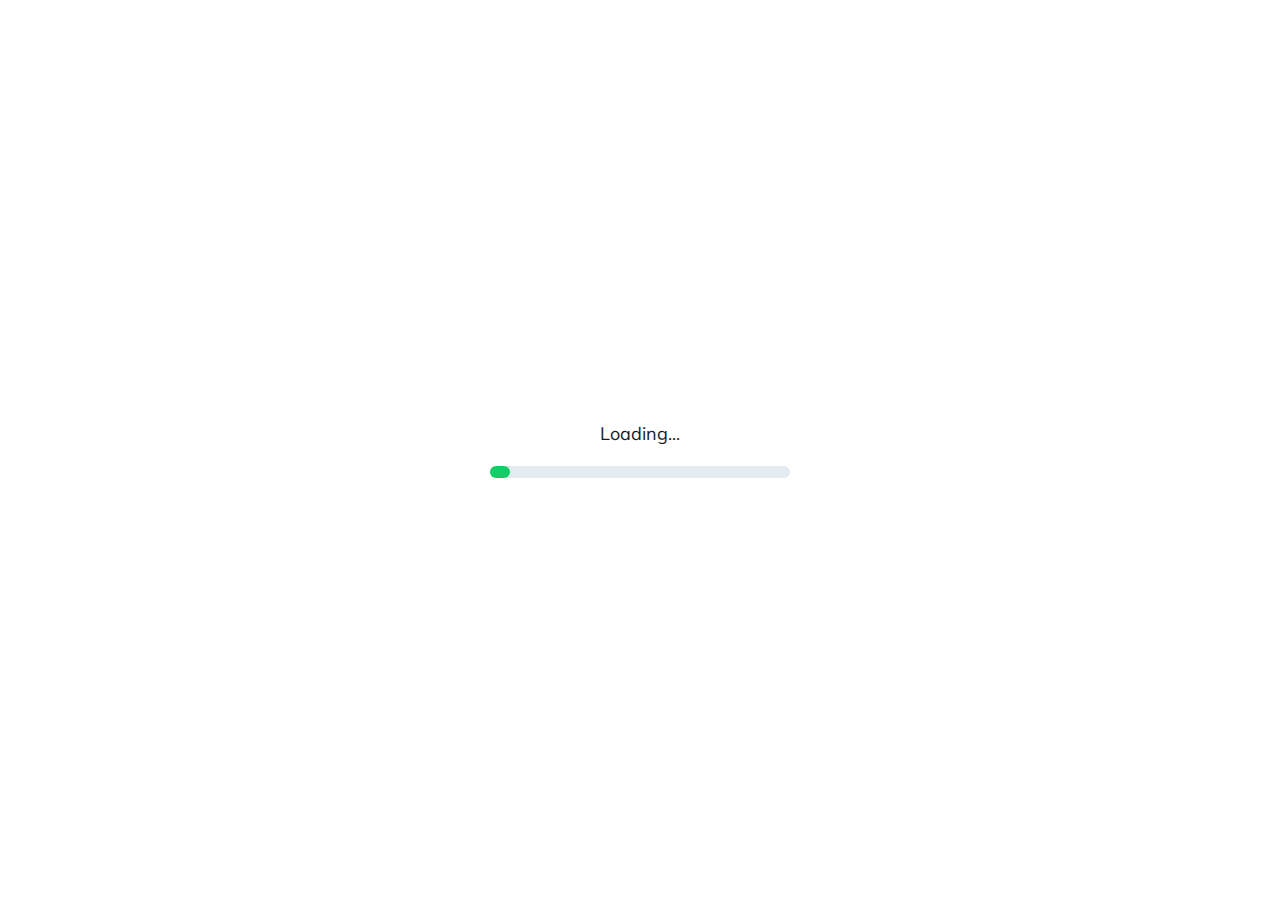
<file: Animation-2/index.html>
<!DOCTYPE html>
<html lang="en">
  <head>
    <meta charset="UTF-8" />
    <meta name="viewport" content="width=device-width, initial-scale=1.0" />
    <title>Animation</title>
    <link href="https://fonts.googleapis.com/css2?family=Muli&display=swap" rel="stylesheet">
    <link rel="stylesheet" href="./style.css" />
  </head>
  <body>
    <section class="loading">
      <h1 class="loading-title">Loading...</h1>
      <div class="progress-bar" aria-hidden="true">
        <span class="progress-bar-gauge"></span>
      </div>
    </section>
  </body>
</html>
</file>
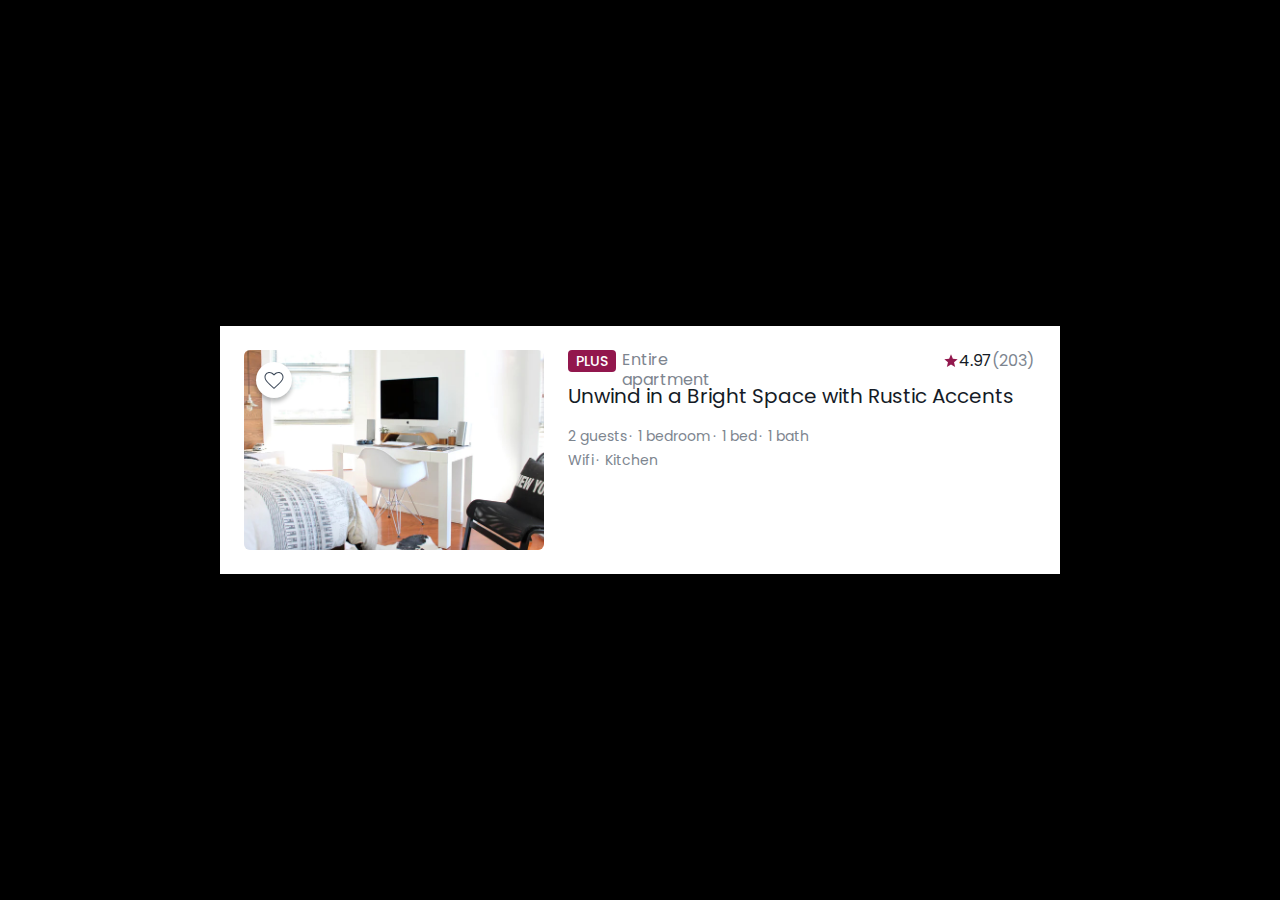
<file: background/index.html>
<!DOCTYPE html>
<html lang="en">
  <head>
    <meta charset="UTF-8" />
    <meta name="viewport" content="width=device-width, initial-scale=1.0" />
    <title>Background</title>
    <link href="https://fonts.googleapis.com/css2?family=Poppins:wght@400;500&display=swap" 
    rel="stylesheet">
    <link rel="stylesheet" href="./style.css" />
    
  </head>
  <body>
    <article class="card">
      <div class="card-image">
        <button type="button" class="like-button" aria-label="Like this property"></button>
        <!-- <img/> 대신 background-image를 활용해서 스타일 해보세요!  -->
        <!-- <img src="./assets/img-house.jpg" alt="Seoul AirBnB, hosted by Woohyeon Roh" /> -->
      </div>

      <div class="card-content">
        <header class="card-header">
          <div class="property-type">
            <strong class="plus-badge">Plus</strong>
            <span>Entire apartment</span>
          </div>

          <div class="property-rate">
            <strong aria-label="Review: 4.97">
              4.97
            </strong>
            <span aria-label="Total 203 reviews">(203)</span>
          </div>
        </header>

        <h1 class="card-title">
          Unwind in a Bright Space with Rustic Accents
        </h1>

        <div class="card-detail">
          <dl class="property-detail">
            <div>
              <dt class="sr-only">Rooms and beds</dt>
              <dd>
                <span>2 guests</span>
                <span>1 bedroom</span>
                <span>1 bed</span>
                <span>1 bath</span>
              </dd>
            </div>

            <div>
              <dt class="sr-only">Amenities</dt>
              <dd>
                <span>Wifi</span>
                <span>Kitchen</span>
              </dd>
            </div>
          </dl>
        </div>
      </div>
    </article>
  </body>
</html>
</file>
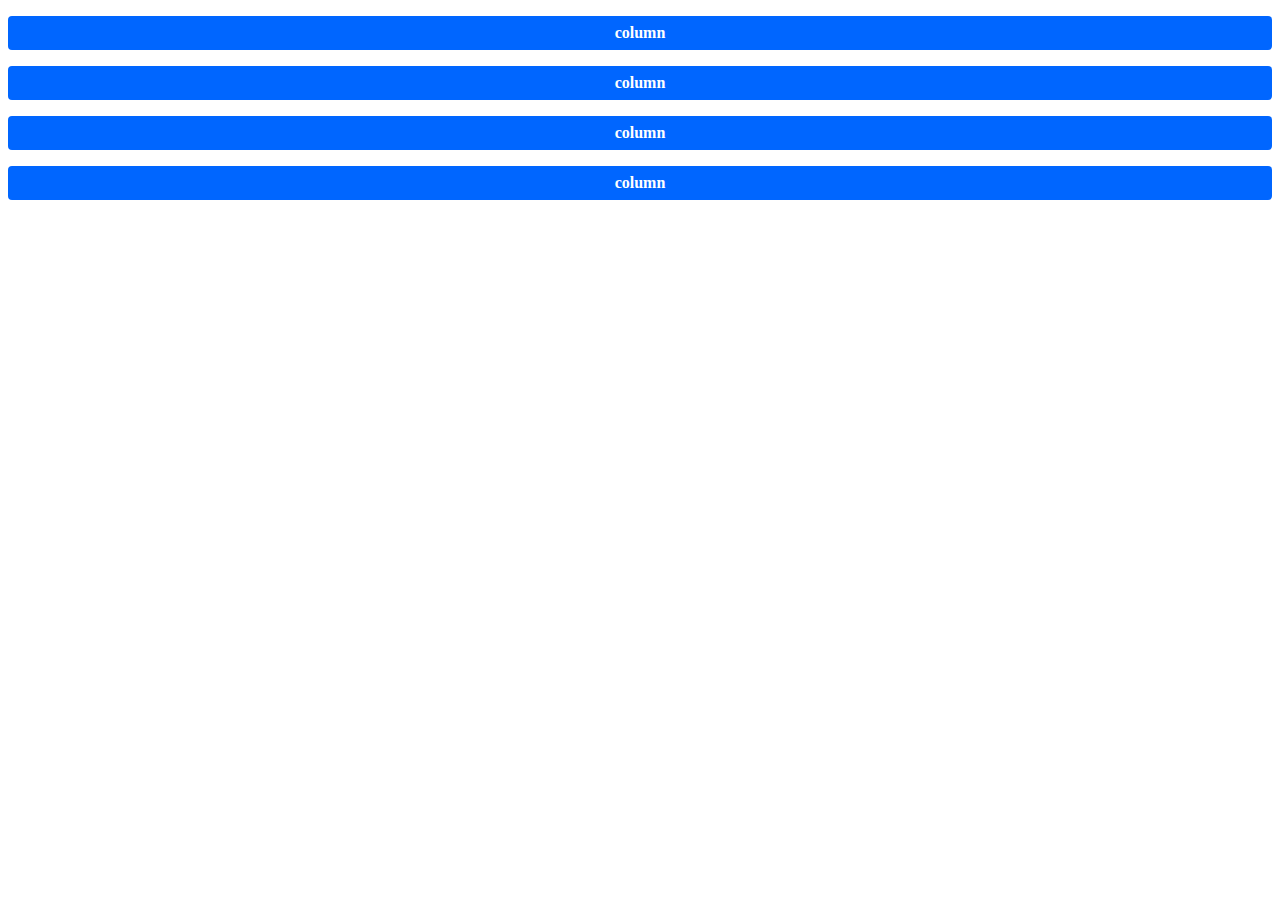
<file: Bootstrap Grid System/index.html>
<!DOCTYPE html>
<html lang="en">
<head>
    <meta charset="UTF-8">
    <meta name="viewport" content="width=device-width, initial-scale=1.0">
    <title>Grid</title>
    <link rel="stylesheet" href="https://stackpath.bootstrapcdn.com/bootstrap/4.5.0/css/bootstrap.min.css" 
    integrity="sha384-9aIt2nRpC12Uk9gS9baDl411NQApFmC26EwAOH8WgZl5MYYxFfc+NcPb1dKGj7Sk" 
    crossorigin="anonymous">
    <link rel="stylesheet" href="style.css">
</head>
<body>
    <div class="container">
        <div class="row">
            <div class="col-12 col-md-6 col-lg-4 col-xl-3">
                <p>column</p> 
                <!-- 모바일 사이즈부터 작성하면 좋음 -->
            </div>
            <div class="col-12 col-md-6 col-lg-4 col-xl-3">
                <p>column</p>
            </div>
            <div class="col-12 col-md-6 col-lg-4 col-xl-3">
                <p>column</p>
            </div>
            <div class="col-12 col-md-6 col-lg-4 col-xl-3">
                <p>column</p>
            </div>
        </div>
        
        
    </div>
</body>
</html>
</file>
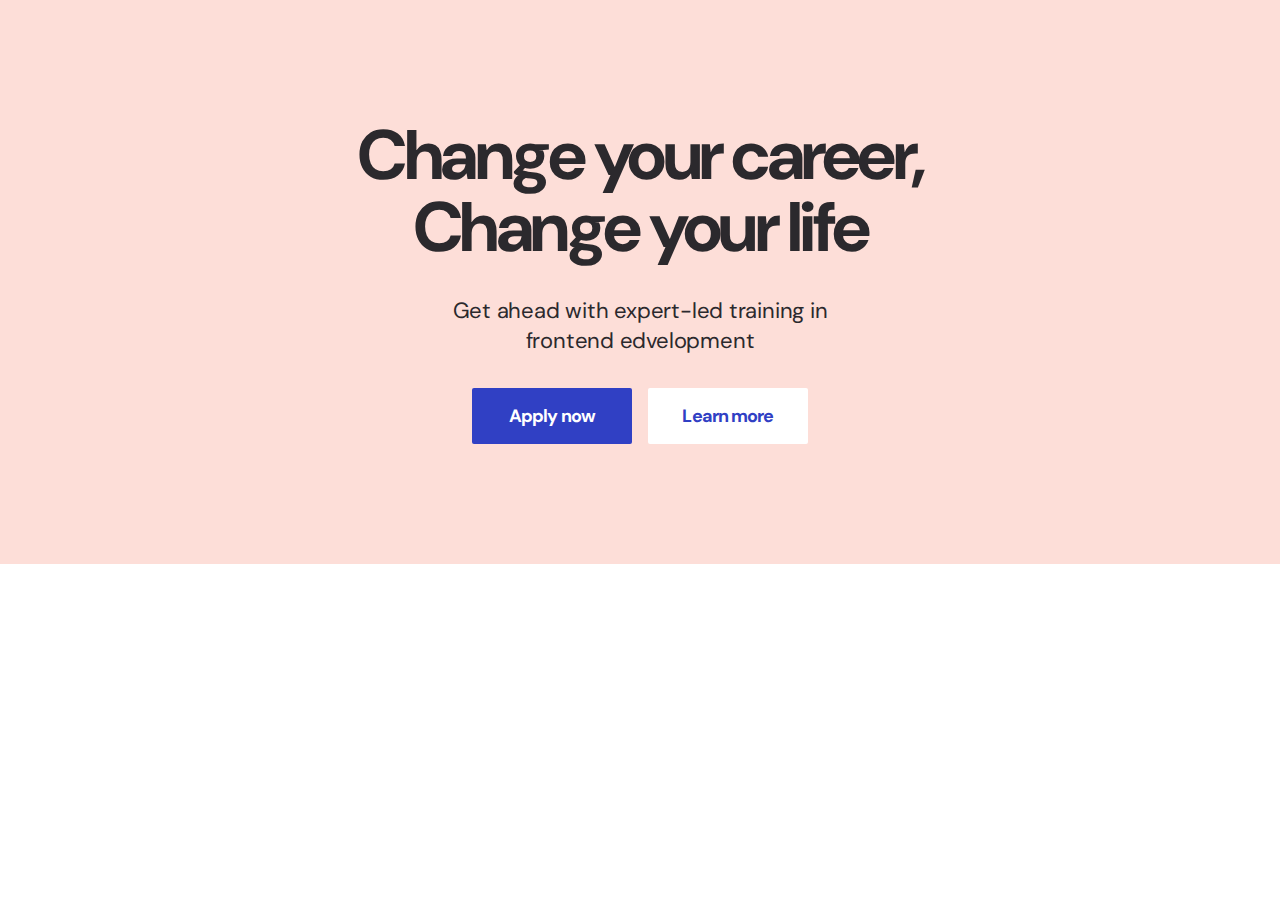
<file: fianl-clon/index.html>
<!DOCTYPE html>
<html lang="en">
<head>
    <meta charset="UTF-8">
    <meta name="viewport" content="width=device-width, initial-scale=1.0">
    <title>Final Project</title>
    <link href="https://fonts.googleapis.com/css2?family=DM+Sans:wght@400;700&display=swap" rel="stylesheet">
    <link rel="stylesheet" href="grid.min.css">
    <link rel="stylesheet" href="style.css">
</head>
<body>
    <section class="landing">
        <div class="container">
            <div class="row">
                <div class="col-12">
                    <div class="landing-content">
                        <h1 class="landing-title">Change your career,<br/> 
                            Change your life</h1>
                        <p class="landing-desc">
                            Get ahead with expert-led training in <br/>
                            frontend edvelopment
                        </p>
                        <div class="button-group">
                            <a href="#" class="fill-button">
                                Apply now
                            </a>
                            <a href="#" class="fill-button inverted">
                                Learn more
                            </a>
                    </div>
                    
                    </div>
                </div>
            </div>
        </div>
    </section>
</body>
</html>
</file>
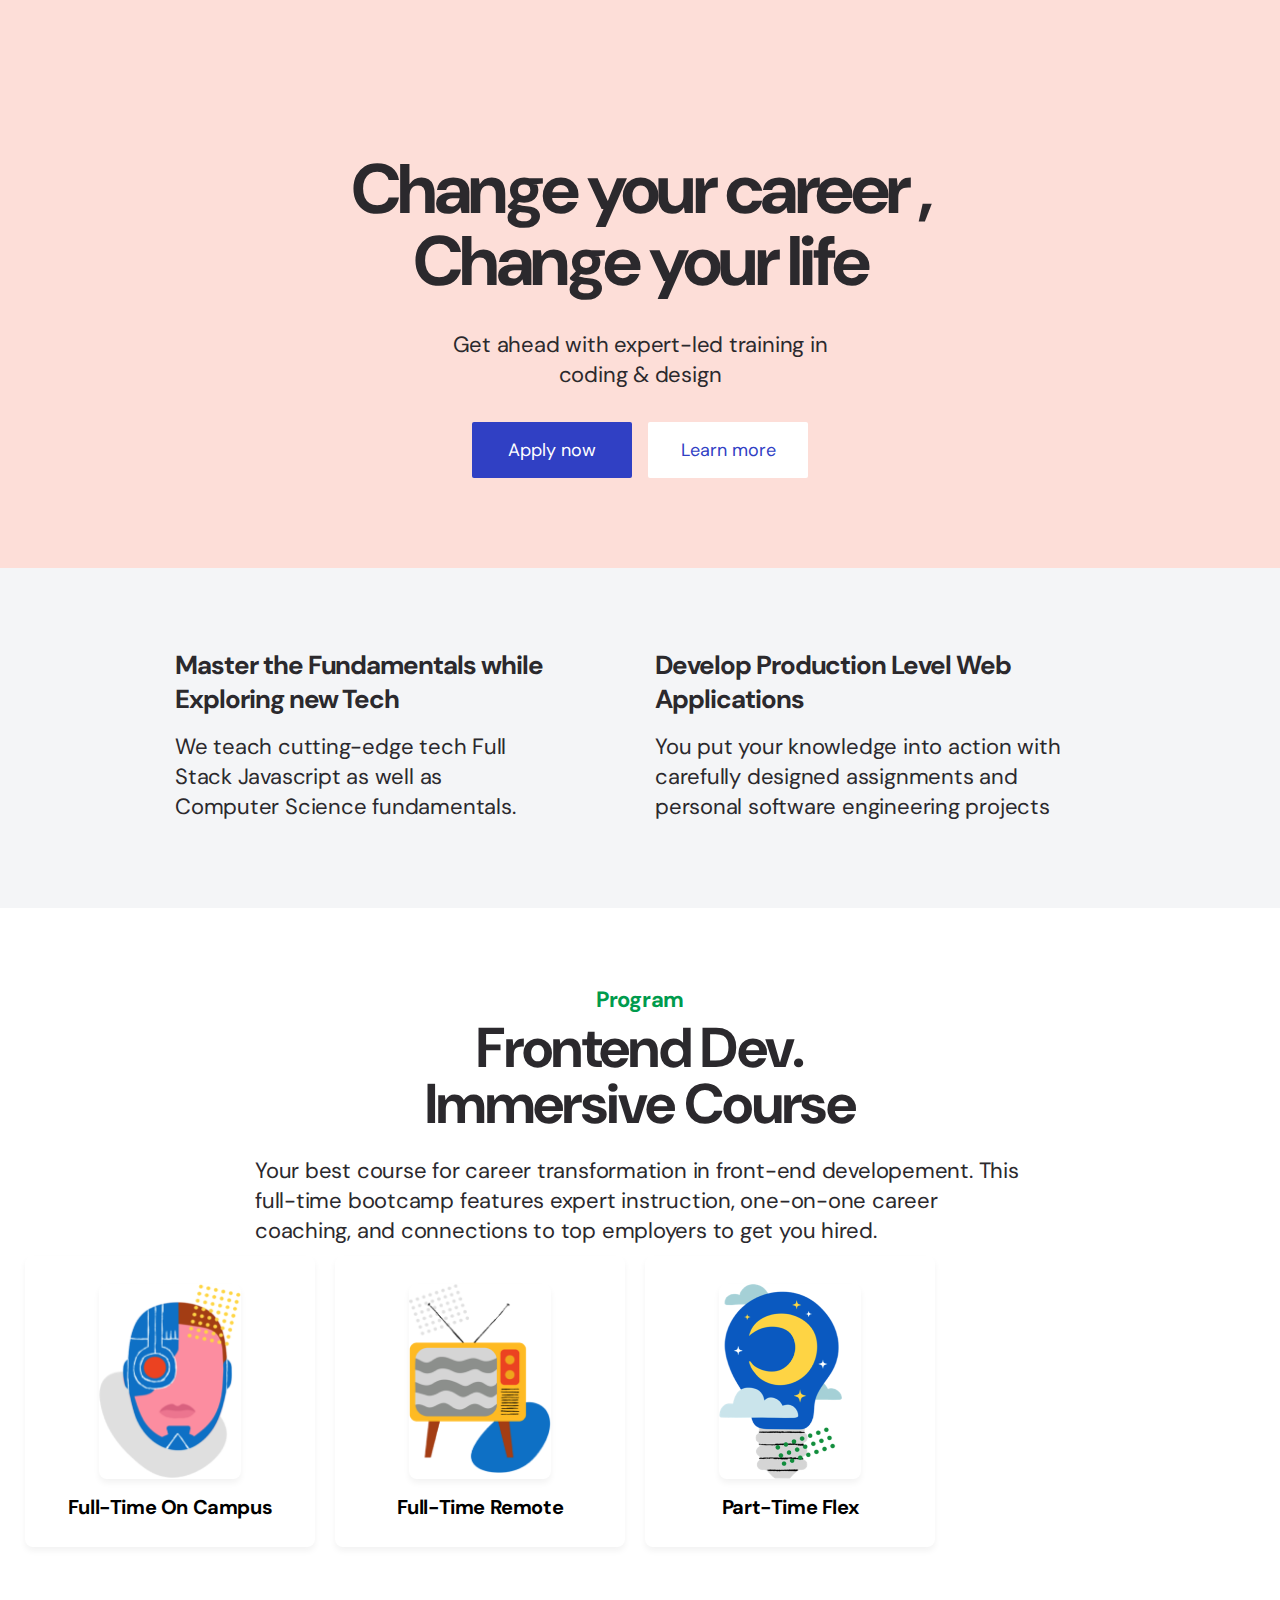
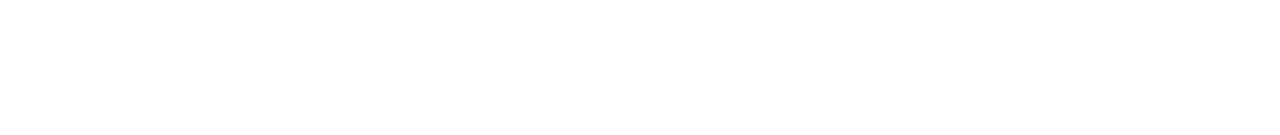
<file: final/index.html>
<!DOCTYPE html>
<html lang="en">
<head>
    <meta charset="UTF-8">
    <meta name="viewport" content="width=device-width, initial-scale=1.0">
    <title>Final Project</title>
    <link href="https://fonts.googleapis.com/css2?family=DM+Sans:wght@400;700&display=swap" rel="stylesheet">
    <link rel="stylesheet" href="grid.min.css">
    <link rel="stylesheet" href="style.css">
</head>
<body>
    <div class="wrap">    
        <header class="landing-header">
            <h1 class="landing-title">Change your career , <br/>
                Change your life
            </h1>
            <p class="landing-description">
                Get ahead with expert-led training in <br/> 
                coding &amp; design
            </p>
            <div class="landing-buttongroup">
            <a  class="button" href="#"> 
                Apply now 
            </a>
            <a class="button-inverted" href="#" > 
                Learn more 
            </a>
            </div>
        </header>

        <nav class="Testimonials-nav">
            <div class="Testimonials">
                <h2 class="Testimonials-title">
                    Master the Fundamentals
                    while Exploring new Tech
                </h2>
                <p class="Testimonials-Description">
                    We teach cutting-edge tech Full Stack Javascript as
                     well as Computer Science fundamentals. 
                </p>
            </div >
            <div class="Testimonials">
                <h2 class="Testimonials-title">
                    Develop Production Level Web Applications
                </h2>
                <p>
                    You put your knowledge into action with <br/>
                     carefully designed assignments and personal software engineering projects
                </p>
            </div>
        </nav>

        <section class="section-program">
            <div class="program-header">
                <span class="program">Program</span>
                <h2 class="Frontend-Dev">
                    Frontend Dev. <br/>
                    Immersive Course
                </h2>
                <p>
                    Your best course for career transformation in front-end developement. 
                    This full-time bootcamp features expert instruction,
                    one-on-one career coaching, and connections to top employers
                    to get you hired.
                </p>
            </div>
            
            <div class="program-img">
                <div class="img-campus ">
                    <div class="compus">
                    </div>
                    <span> Full-Time On Campus</span>
                </div>
                <div class="img-remote  ">
                    <div class="remote">
                    </div>
                    <span> Full-Time Remote</span>
                </div>
                <div class="img-flex ">
                    <div class="flex">
                    </div>
                    <span>Part-Time Flex</span> 
                </div>
            </div>
        </section>

    </div>
</body>
</html>
</file>
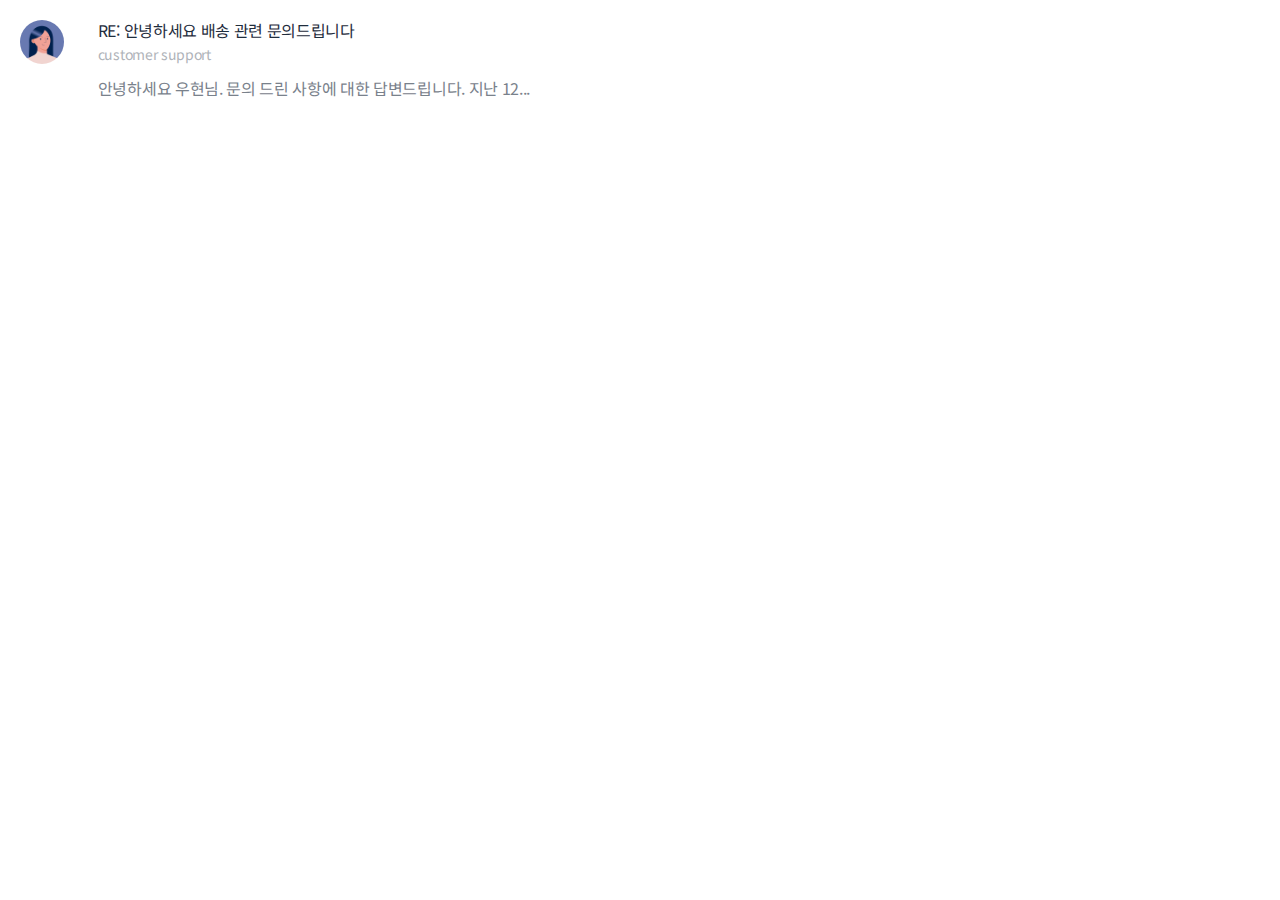
<file: Flexbox-2/index.html>
<!DOCTYPE html>
<html lang="ko">
  <head>
    <meta charset="UTF-8" />
    <meta name="viewport" content="width=device-width, initial-scale=1.0" />
    <title>Flexbox 2</title>
    <link href="https://fonts.googleapis.com/css?family=Noto+Sans+KR&display=swap" rel="stylesheet" />
    <link rel="stylesheet" href="./style.css" />
  </head>
  <body>
    <div class="card">
      <img src="./assets/user.jpg" alt="Customer support" class="card-user" />
      <div class="card-content">
        <h1>RE: 안녕하세요 배송 관련 문의드립니다</h1>
        <strong>
          customer support
        </strong>
        <p>
          안녕하세요 우현님. 문의 드린 사항에 대한 답변드립니다. 지난 12...
        </p>
      </div>
    </div>
  </body>
</html>
</file>
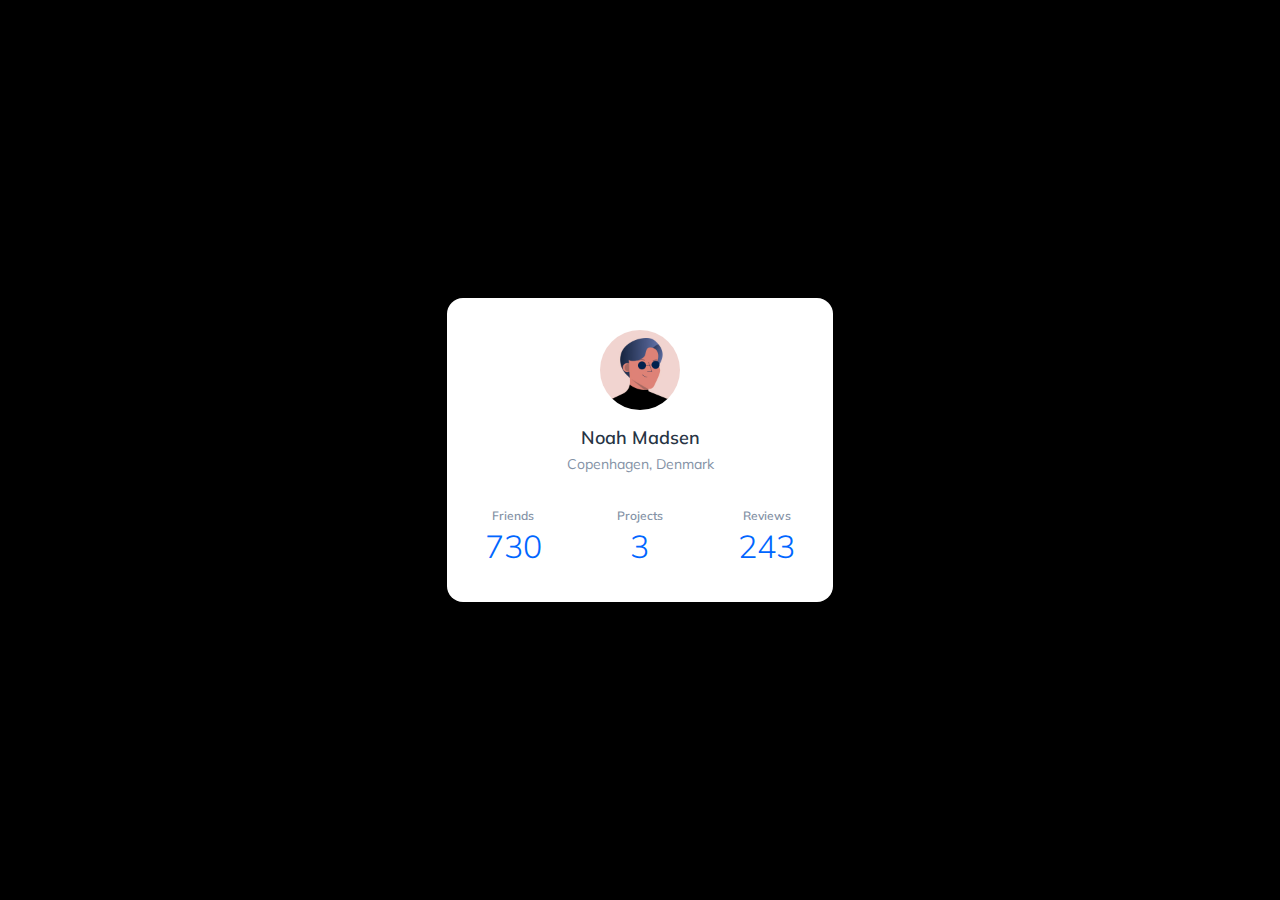
<file: Flexbox-3/index.html>
<!DOCTYPE html>
<html lang="en">
  <head>
    <meta charset="UTF-8" />
    <meta name="viewport" content="width=device-width, initial-scale=1.0" />
    <title>Flexbox 3</title>
    <link href="https://fonts.googleapis.com/css?family=Muli:300,400,600&display=swap" rel="stylesheet" />
    <link rel="stylesheet" href="./style.css" />
  </head>
  <body>
    <section class="profile">
      <img src="./assets/user.jpg" alt="Noah Madsen" class="profile-image" />
      <h1 class="profile-name">Noah Madsen</h1>
      <p class="profile-location">Copenhagen, Denmark</p>

      <dl class="profile-detail">
        <div class="profile-detail-item">
          <dt>Friends</dt>
          <dd>730</dd>
        </div>
        <div class="profile-detail-item">
          <dt>Projects</dt>
          <dd>3</dd>
        </div>
        <div class="profile-detail-item">
          <dt>Reviews</dt>
          <dd>243</dd>
        </div>
      </dl>
    </section>
  </body>
</html>
</file>
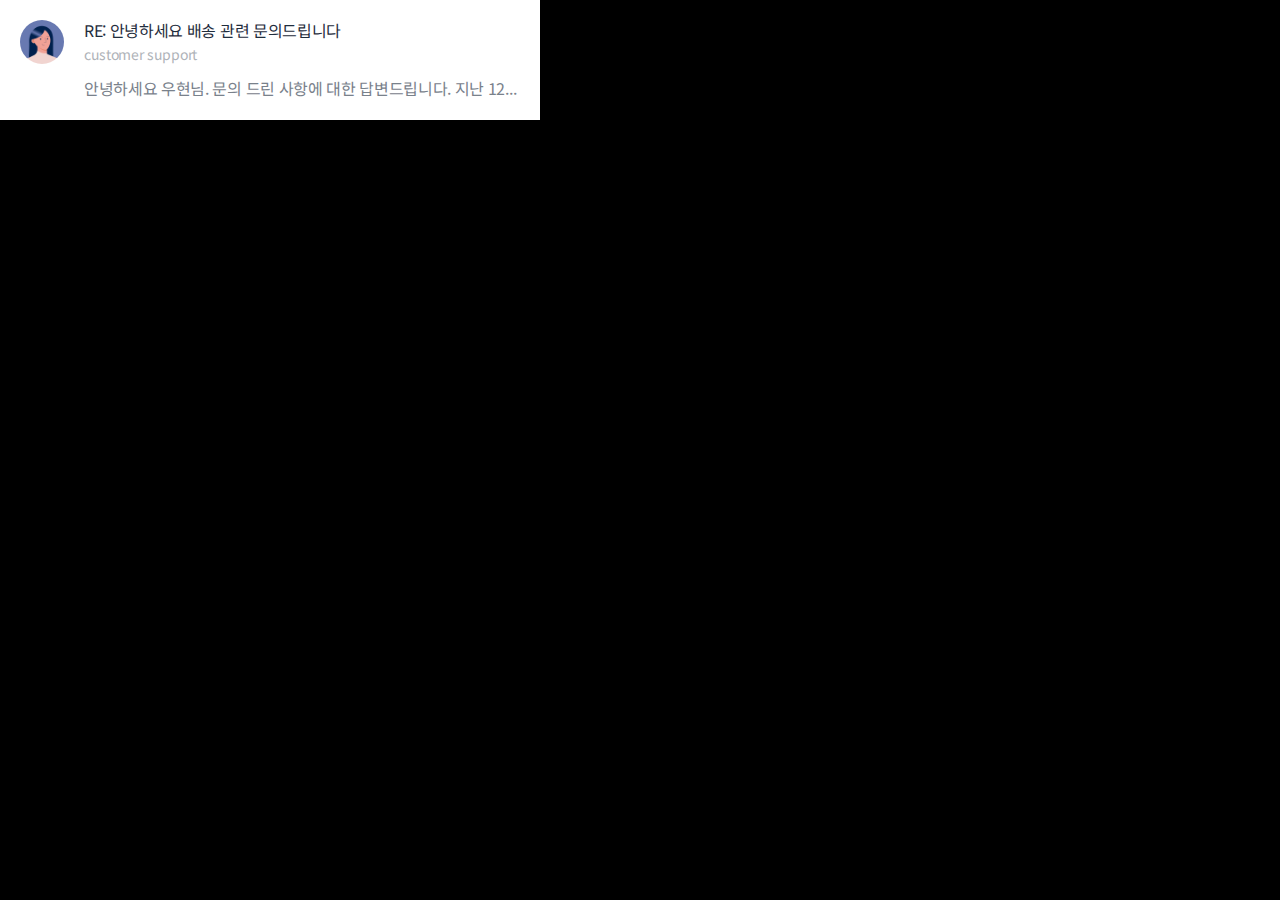
<file: float-2/index.html>
<!DOCTYPE html>
<html lang="ko">
  <head>
    <meta charset="UTF-8" />
    <meta name="viewport" content="width=device-width, initial-scale=1.0" />
    <title>Float 2</title>
    <link href="https://fonts.googleapis.com/css?family=Noto+Sans+KR&display=swap" rel="stylesheet" />
    <link rel="stylesheet" href="./style.css" />
  </head>
  <body>
    <div class="card clearfix">
      <img src="./assets/user.jpg" alt="Customer support" class="card-user" />
      <div class="card-content">
        <h1>RE: 안녕하세요 배송 관련 문의드립니다</h1>
        <strong>
          customer support
        </strong>
        <p>
          안녕하세요 우현님. 문의 드린 사항에 대한 답변드립니다. 지난 12...
        </p>
      </div>
    </div>
  </body>
</html>
</file>
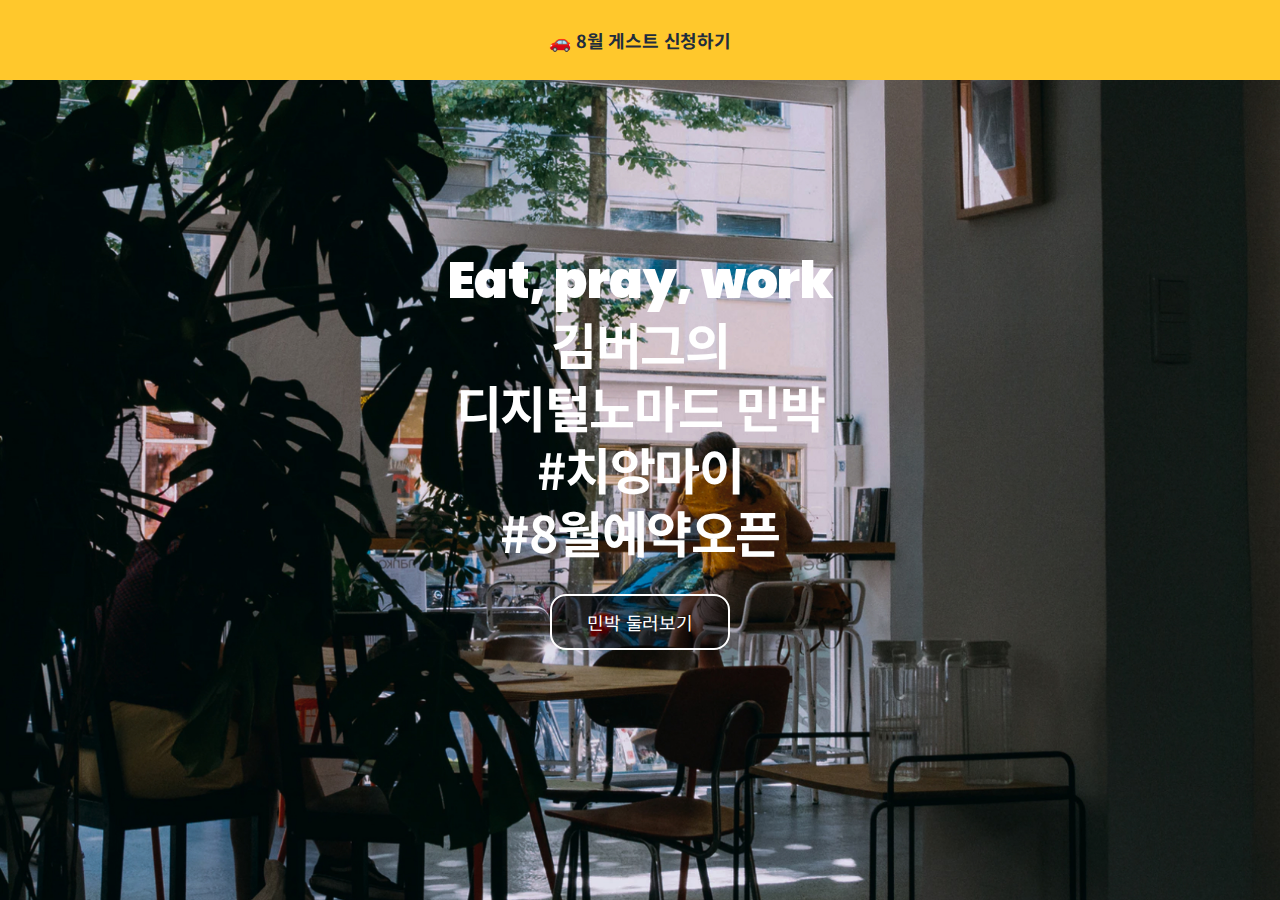
<file: Media Query/index.html>
<!DOCTYPE html>
<html lang="ko">
  <head>
    <meta charset="UTF-8" />
    <meta name="viewport" content="width=device-width, initial-scale=1.0" />
    <title>Media Query</title>
    <link
      href="https://fonts.googleapis.com/css2?family=Noto+Sans+KR:wght@700;900&family=Poppins:wght@700&display=swap"
      rel="stylesheet"
    />
    <link rel="stylesheet" href="./style.css" />
  </head>
  <body>
    <aside class="banner">
      <h1 class="banner-title">
        <a href="#">
          🚗 8월 게스트 신청하기
        </a>
      </h1>
    </aside>

    <section class="landing">
      <h1 class="landing-title">
        <strong lang="en">Eat, pray, work</strong>
        김버그의<br />
        디지털노마드 민박<br />
        #치앙마이<br />
        #8월예약오픈    
      </h1>
      <a href="#" class="landing-link">
        민박 둘러보기
      </a>
    </section>
  </body>
</html>
</file>
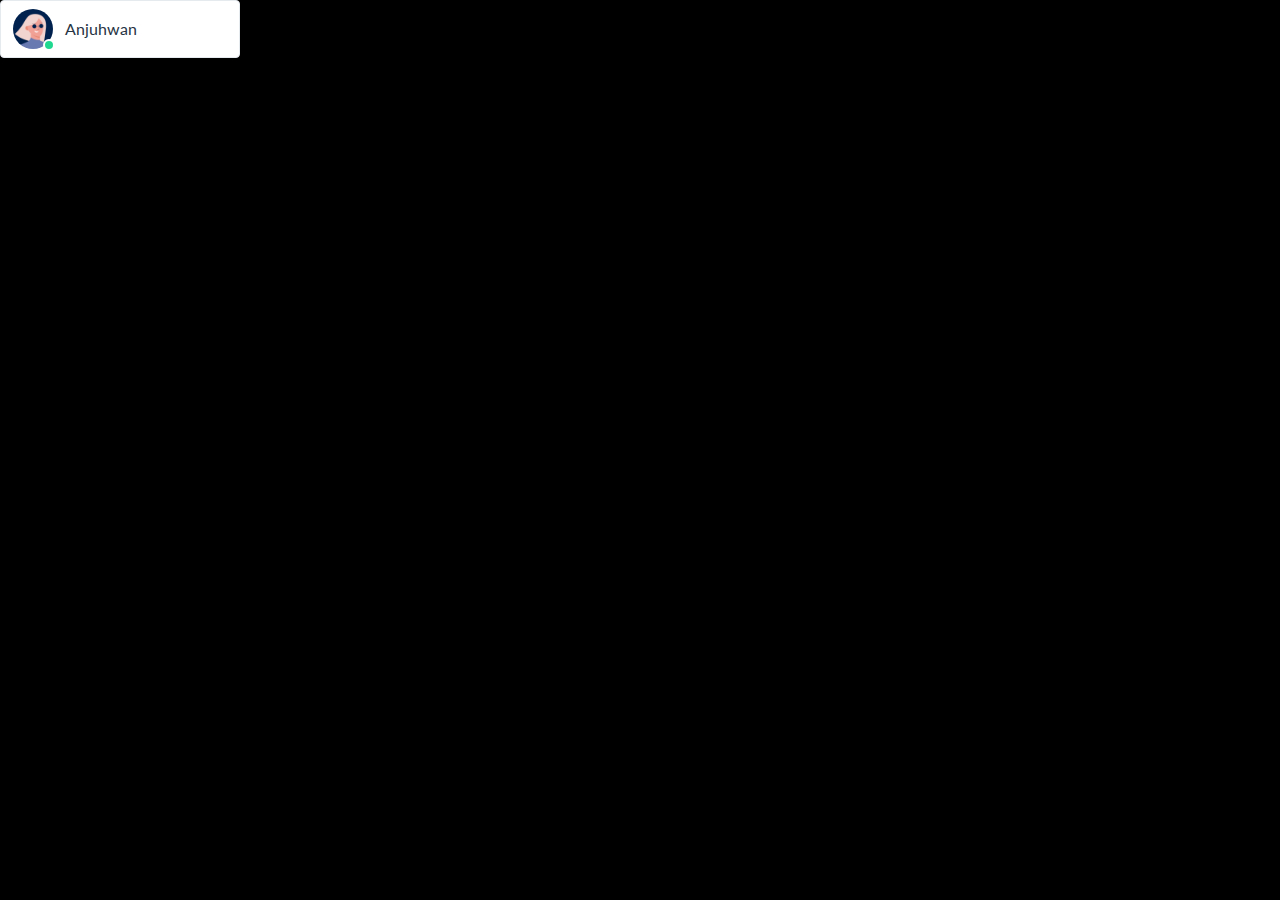
<file: position-1/index.html>
<!DOCTYPE html>
<html lang="en">
  <head>
    <meta charset="UTF-8" />
    <meta name="viewport" content="width=device-width, initial-scale=1.0" />
    <title>Position 1</title>
    <link href="https://fonts.googleapis.com/css?family=Lato&display=swap" rel="stylesheet" />
    <link rel="stylesheet" href="./style.css" />
  </head>
  <body>
    <div class="user-card">
      <div class="user-photo">
        <img src="./assets/user.jpg" alt="Anjuhwan" class="user-img"/>
        <span class="user-status" aria-label="Active"></span>
      </div>
      <h1 class="user-name">
        Anjuhwan
      </h1>
    </div>
  </body>
</html>
</file>
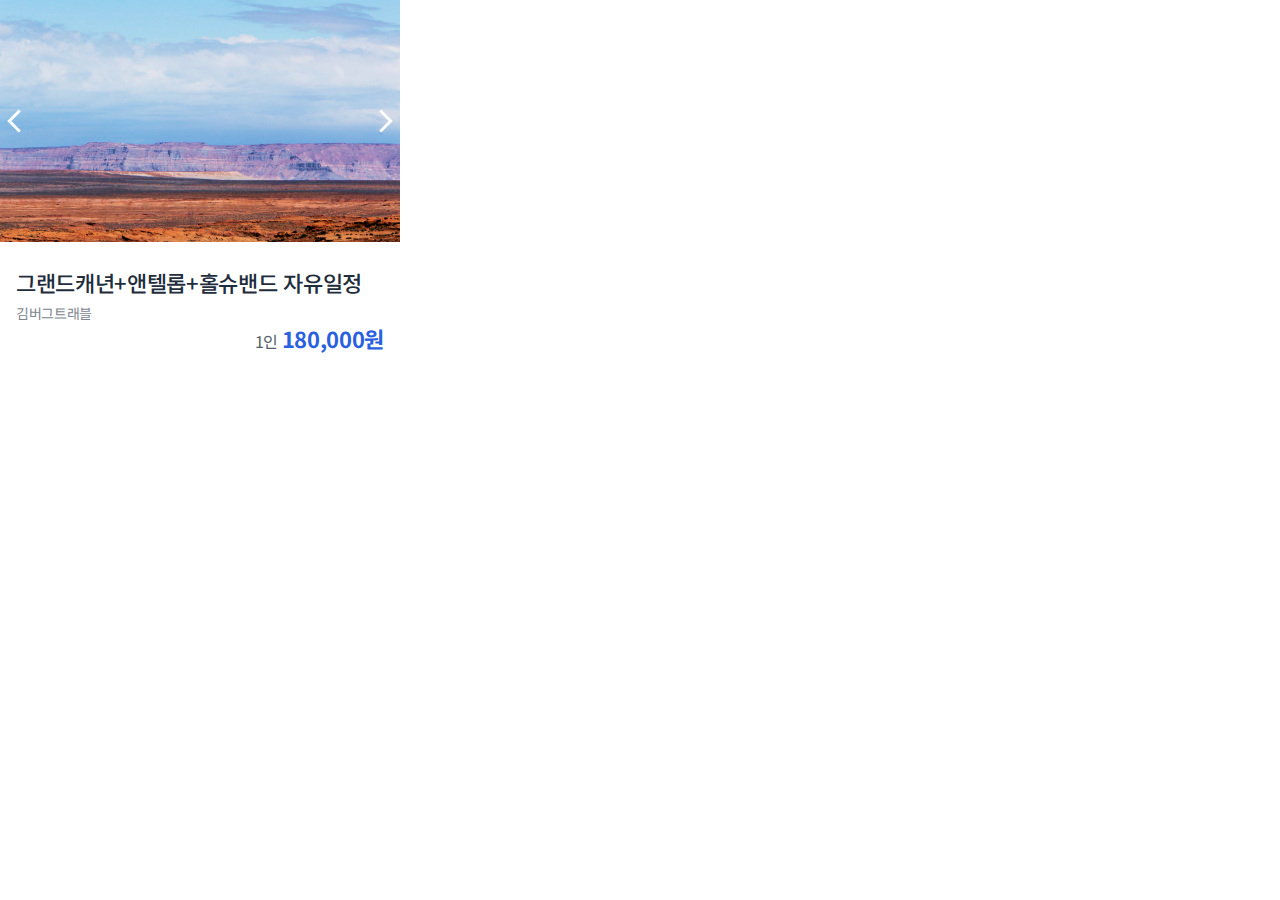
<file: position-2/index.html>
<!DOCTYPE html>
<html lang="ko">
  <head>
    <meta charset="UTF-8" />
    <meta name="viewport" content="width=device-width, initial-scale=1.0" />
    <title>Position 2</title>
    <link href="https://fonts.googleapis.com/css?family=Noto+Sans+KR:400,500,700&display=swap" rel="stylesheet" />
    <link rel="stylesheet" href="./style.css" />
  </head>
  <body>
    <div class="card">
      <div class="card-carousel">
        <img src="./assets/img-card.jpg" alt="그랜드캐년" />
        <button type="button" aria-label="이전" id="prev"></button>
        <button type="button" aria-label="다음" id="next"></button>
      </div>
      <div class="card-content">
        <h1>
          그랜드캐년+앤텔롭+홀슈밴드 자유일정
        </h1>
        <span>
          김버그트래블
        </span>

        <strong>
          <span>
            1인
          </span>
          180,000원
        </strong>
      </div>
    </div>
  </body>
</html>
</file>
<file: Animation-2/style.css>
/* ▼ WHERE YOUR CODE BEGINS */

*{
    box-sizing: border-box;
    margin: 0;
}

body{
    
    font-family: 'Muli', sans-serif;
}
.loading { 
    display: flex;
    flex-direction: column;
    justify-content: center;
    align-items: center;
    height: 100vh;
}

.loading-title { 
    animation-name:loading-title ;
    animation-duration:2000ms;
    animation-timing-function: ease-in-out;
    animation-delay: 1000ms;
    animation-iteration-count: infinite;
    animation-direction: alternate;
    margin-bottom: 20px;
    font-size: 18px;
    line-height: 1.3333333;
    font-weight: 400;
    color: #151B26;
    text-align: center;
}
.progress-bar-gauge{
    width: 20px;
    height: 12px;
    border-radius: 100px;
    background-color: #13CE66;
    position: absolute;
    top: 0;
    left: 0;
    animation-name:progress-bar-gauge ;
    animation-duration:2000ms;
    animation-timing-function: ease-out;
    animation-delay: 1600ms;
    animation-iteration-count: infinite;
    animation-direction: initial;
}
.progress-bar { 
    position: relative;
    
    width: 300px;
    height: 12px;
    background-color: #E5EAEF;
    border-radius: 100px;   
}

@keyframes loading-title { 
    from {
        opacity: 1;
    }
    to{
        opacity: 0;
    }
}
@keyframes progress-bar-gauge{
    from {
        background-color: #13CE66;
        width: 0;
    }

    to{
        background-color: #13CE66;
        width: 100%;
    }
}

/* @keyframes progress-bar-gauge{
    0% {
        background-color: #13CE66;
        width: 0;
        opacity:1;
    }

    80%{
        background-color: #13CE66;
        width: 100%;
        opacity:1;
    }

    100%{
        background-color: #13CE66;
        width: 100%;
        opacity:0;
    }
} */
</file>
<file: background/style.css>
*{
    box-sizing: border-box;
    margin: 0;
}
body{
    font-family: 'Poppins', sans-serif;
    background-color: black;
    display: flex;
    justify-content: center;
    align-items: center;
    height: 100vh;
    
}

.sr-only{
    position: absolute;
    z-index: -100;
    width: 1px;
    height: 1px;
    overflow: hidden;
    opacity: 0;
}



.like-button {
    box-shadow: 0px 4px 4px rgba(0, 0, 0, 0.25);
    background-image: url('./assets/icon-favorite.svg');
    width: 36px;
    height: 36px;
    background-color: white;
    border-radius: 100px;
    background-repeat   : no-repeat;
    border: none;
    background-position: center center;
    background-size: 24px 24px;
    position: absolute;
    top:12px;
    left: 12px;
    cursor: pointer;
  }

.card-image image{
    width: 100%;
    height: auto;
    
}
.card-image {
    position: relative;
    margin-right: 24px;
    overflow: hidden;
    display: flex;
    justify-content: center;
    align-items: center;
    background-repeat: no-repeat;
    background-position: center center;
    background-image: url('./assets/img-house.jpg');
    width: 300px;
    height: 200px;
    background-size:cover ;
    border-radius: 6px;  
}

.plus-badge { 
    background-color: #92174D;
    line-height: 1.4285714286;
    font-weight: 500;
    color: #FFF;
    display: inline-block;
    padding: 1px 8px;
    border-radius: 4px;
    border: none;
    text-transform: uppercase;    
    font-size: 14px;
    margin-right: 6px;
}
.property-type span { 
    display: block;
    font-size: 16px;
    line-height: 1.25;
    color: #7D858F;
    width: 136px;
    height: 20px;
}
.property-type{
    display: flex;
    flex-direction: row;
}
.card-header{
    margin-bottom: 8px;
    display: flex;
    flex-direction: row;
    justify-content: space-between;
    align-items: center;
}
.property-rate{
    font-size: 16px;
    line-height: 1.25;
    display: flex;
    
    width: 93px;
    height: 20px;
}
.property-rate::before{
    content: '';
    display: inline-block;
    position: relative;
    top: 2px;
    width: 16px;
    height: 16px;
    background-size: contain;
    background-position: center center;
    background-image: url('./assets/icon-star.svg');
    background-repeat: no-repeat;
}
.card {
    display: flex;
    flex-direction: row;
    margin: 0 auto;
    
    width: 840px;
    padding: 24px;
    background-color: white;
    

}

.property-rate strong{
    font-weight: 400;
    display: flex;
    color: #151B26;
}
.property-rate span{
    display: flex;
    color: #7D858F;
    
}


.card-title {
    margin-bottom: 16px;
    display: block;
    font-size: 20px;
    line-height: 1.6;
    font-weight: 400;
    color: #151B26;
}
.property-detail { 
    font-size: 14px;
    line-height: 1.1428571429;
    color: #7D858F;
    
}

.property-detail dd span::after { 
    content: '·';
    margin: 0 2px;
}
.property-detail dd span:last-child::after{
    content: '';
    margin:0;
}

.property-detail div:first-child{
    margin-bottom: 8px;
}
.card-content{
    flex-grow: 1;
}

  /* ▼ WHERE YOUR CODE BEGINS */
</file>
<file: Bootstrap Grid System/style.css>
p {
    
    padding: 8px 0;
    font-weight: 700;
    color: #fff;
    text-align: center;
    border-radius: 4px;
    background-color: #0066ff;
}
</file>
<file: Flexbox-2/style.css>
* {
    box-sizing: border-box;
    margin: 0;
  }
  
  body {
    font-family: "Noto Sans KR", sans-serif;
    letter-spacing: -0.02em;
  }
  
  h1 {
    font-size: 16px;
    font-weight: 400;
    color: #1f2d3d;
    line-height: 1.25;
  }
  
  strong {
    font-size: 14px;
    font-weight: 400;
    color: #afb3b9;
    line-height: 1.4285714286;
  }
  
  p {
    font-size: 16px;
    color: #79818b;
    line-height: 1.5;
  }
  
  .card {
    width: 550px;
    padding: 20px;
    background-color: #fff;
    display: flex;
    flex-direction: row;
    justify-content: space-between;
    flex-wrap: nowrap;
    
    }
  
  
  
  .card-user {
    
    width: 44px;
    height: 44px;
    border-radius: 50%;
    
  }
  
  
  .card-content h1 {
    margin-bottom: 4px;
  }
  
  .card-content strong {
    display: block;
    margin-bottom: 12px;
  }
  
  /* ▼ WHERE YOUR CODE BEGINS */
</file>
<file: Flexbox-3/style.css>
* {
    box-sizing: border-box;
    margin: 0;
  }
  
  body {
    display: flex;
    align-items: center;
    justify-content: center;
    font-family: "Muli", sans-serif;
    color: #273444;
    background-color: black;
    width: 100%;
    height: 100vh;
  }
  
  .profile-name {
    font-size: 18px;
    font-weight: 600;
    line-height: 1.3333333333;
    margin-top: 16px;
    margin-bottom: 4px;
  }
  
  .profile-location {
    font-size: 14px;
    line-height: 1.4285714286;
    color: #8492a6;
    margin-bottom: 32px;
  }
  
  .profile-detail dt {
    font-size: 12px;
    font-weight: 600;
    line-height: 1.6666666667;
    color: #8492a6;
    /* text-align: center; */
  }
  
  .profile-detail dd {
    font-size: 32px;
    font-weight: 300;
    line-height: 1.25;
    color: #0066ff;
    /* text-align: center; */
  }
  
  .profile-detail-item{
    text-align: center;
  }

  .profile-image {
      border-radius: 50%;
      display: block;
      width: 80px;
      height: 80px;
  }

  .profile { 
      border-radius: 16px;
      background-color: white;
      display: flex;
      flex-direction: column;
      flex-wrap: nowrap;
      justify-content: flex-start;
      align-items: center;
      padding:32px 0px;
      width: 386px;
      height: 304px;
  }
  .profile-detail{
      width: 100%;
      display: flex;
      flex-direction: row;
      flex-wrap: nowrap;
      justify-content: space-around;

  }
  /* ▼ WHERE YOUR CODE BEGINS */
</file>
<file: float-2/style.css>
* {
    box-sizing: border-box;
    margin: 0;
  }
  
  body {
    font-family: "Noto Sans KR", sans-serif;
    letter-spacing: -0.02em;
    background-color: #000  ;
  }
  
  h1 {
    font-size: 16px;
    font-weight: 400;
    color: #1f2d3d;
    line-height: 1.25;
  }
  
.card{
    max-width: 540px;       
    padding:20px;
    background-color: #fff;
}

  strong {
    font-size: 14px;
    font-weight: 400;
    color: #afb3b9;
    line-height: 1.4285714286;
  }
  
  p {
    font-size: 16px;
    color: #79818b;
    line-height: 1.5;
  }
  
  .card-user {
      border-radius: 50%;
      width: 44px;
      height: 44px;
      margin-right: 20px;
  }

  .card-content h1 { 
    margin-bottom: 4px;
}
  .card-content strong { 
      display: block;
      margin-bottom: 12px;
  }

  .card-user , .card-content{
      float:left;
  }

  .clearfix::after{
      content:'';
      display: block;
      clear:both;
  }


  
  
  /* ▼ WHERE YOUR CODE BEGINS */
</file>
<file: Media Query/style.css>
* {
    box-sizing: border-box;
    margin: 0;
  }
  
  body {
    font-family: "Noto Sans KR", sans-serif;
    letter-spacing: -0.01em;
  }
  
  a {
    text-decoration: none;
  }
  
  .landing {
    background-image: url("./assets/img-bg.jpg");
    background-size: cover;
    background-position: center center;
    background-repeat: no-repeat;
  }
  
  .landing-title {
    line-height: 1.25;
    letter-spacing: -0.03em;
    color: #fff;
  }
  
  .landing-title strong {
    display: block;
    font-family: "Poppins", sans-serif;
    letter-spacing: -0.01em;
  }
  
  .landing-link {
    line-height: 1;
    color: #fff;
  }
  
  .banner-title a {
    color: #1f2d3d;
  }
  
  .banner {
      position: fixed;
      bottom: 0px;
      left: 0px;
      width: 100%;
      text-align: center;
      background-color: #FFC82C;
  }
  .banner-title a {
      font-size: 18px;
      display: flex;
      justify-content: center;
      align-items: center;
      height: 64px;
      width: 100%;
  }

  .landing {
      width: 100%;
      height: 100vh;
      padding : 0px 20px;
      display: flex;
      flex-direction: column;
      justify-content: center;
      align-items: flex-end;
  }

  .landing-link {
      font-size: 15px;
      width: 160px;
      height: 52px;
      border-radius: 16px;
      display: flex;
      justify-content: center;
      align-items: center;
      background-color: rgba(0, 0, 0, 0.5);
      border: 2px solid #fff;
      margin-top: 24px;
  }
  .landing-title{
      text-align: right;
  }

  @media screen and (min-width:768px){
      .banner-title a {
          height: 80px;
      }
      .banner{
          bottom: auto;
          top: 0px;
      }
      .landing-title{
          font-size: 50px;
          text-align: center;
      }
      .landing-link { 
          font-size: 18px;
          width: 180px;
          height: 56px;
          margin-top: 32px;
      }
      .landing { 
          align-items: center;
      }
  }

  /* ▼ WHERE YOUR CODE BEGINS */
</file>
<file: position-1/style.css>
* {
    box-sizing: border-box;
    margin: 0;
  }
  
  body {
    font-family: "Lato", sans-serif;
    background-color: black;
  }
  
  h1 {
    font-size: 16px;
    font-weight: 400;
    line-height: 1.5;
    color: #273444;
  }
  .user-photo img {
      width: 40px;
      height: 40px;
      display: block;
      border-radius: 50%;
      
  }

  .user-photo{
      position: relative;
  }

  .user-photo, .user-name{
        float: left;
  }

  .user-card::after{
      content: '';
      clear: left;
      display: block;
  }

  .user-name{
    padding: 8px 0;
    margin-left: 12px;
    
  }

  .user-card { 
      border-radius: 4px;
      background-color: white;
      width: 240px;
      padding: 8px 12px;
      border:1px solid #E5EAEF;
  }

  .user-status{
      width: 12px;
      height: 12px;
      border-radius: 50%;
      border :2px solid #fff;
      background-color: #21D891;
      display: block;
      position: absolute;
      bottom: -2px;
      right: -2px;
      z-index: 2;
      
  }
  
  /* ▼ WHERE YOUR CODE BEGINS */
</file>
<file: position-2/style.css>
* {
    box-sizing: border-box;
    margin: 0;
  }
  
  body {
    font-family: "Noto Sans KR", sans-serif;
    letter-spacing: -0.02em;
  }
  
  h1 {
    font-size: 22px;
    font-weight: 500;
    color: #1f2d3d;
    line-height: 1.4545454545;
  }
  
  span {
    font-size: 14px;
    font-weight: 400;
    color: #7d858f;
    line-height: 1.5;
  }
  
  strong {
    font-size: 22px;
    color: #2860e1;
    line-height: 1.0909090909;
  }
  
  strong span {
    font-size: 16px;
    font-weight: 400;
    color: #525d69;
    line-height: 1.5;
  }
  
  button {
    display: block;
    width: 28px;
    height: 28px;
    border: none;
    background-size: contain;
    background-repeat: no-repeat;
    background-position: center center;
    background-color: transparent;
  }

  .card { 
      width: 400px;
      
  }

  .card-content{
      padding: 12px 16px;

  }
  .card-carousel{
      background-color: #000;
      position: relative;
  }

  .card-carousel img {
      width: 100%;
      height: auto;
      display: block;
      margin-bottom: 12px;
  }

  .card-content h1 {
      width: 365px;
      height: 32px;
      margin-bottom: 2px;
  }

  .card-content span {
      width: 88px;
      height: 24px;
  }

  .card-content strong {
      
      display: block;
      margin-top: 2px;
      text-align: right;
  }

  #prev {
    position: absolute;
    top : 50%;
    left:0px;   
    background-image: url(./assets/icon-backward.svg);
    transform: translateY(-50%);
    }
  
  #next {
    position: absolute;
    top: 50%;
    right: 0px;
    background-image: url(./assets/icon-forward.svg);
    transform: translateY(-50%);
    }
  
  /* ▼ WHERE YOUR CODE BEGINS */
</file>
<file: fianl-clon/grid.min.css>
.sr-only{position:absolute;width:1px;height:1px;padding:0;margin:-1px;overflow:hidden;clip:rect(0, 0, 0, 0);white-space:nowrap;border:0}.sr-only-focusable:active,.sr-only-focusable:focus{position:static;width:auto;height:auto;overflow:visible;clip:auto;white-space:normal}/*!
 * Bootstrap Grid v4.4.1 (https://getbootstrap.com/)
 * Copyright 2011-2019 The Bootstrap Authors
 * Copyright 2011-2019 Twitter, Inc.
 * Licensed under MIT (https://github.com/twbs/bootstrap/blob/master/LICENSE)
 */html{-webkit-box-sizing:border-box;box-sizing:border-box;-ms-overflow-style:scrollbar}*,*::before,*::after{-webkit-box-sizing:inherit;box-sizing:inherit}.container{width:100%;padding-right:15px;padding-left:15px;margin-right:auto;margin-left:auto}@media (min-width: 576px){.container{max-width:540px}}@media (min-width: 768px){.container{max-width:720px}}@media (min-width: 992px){.container{max-width:960px}}@media (min-width: 1200px){.container{max-width:1140px}}.container-fluid,.container-sm,.container-md,.container-lg,.container-xl{width:100%;padding-right:15px;padding-left:15px;margin-right:auto;margin-left:auto}@media (min-width: 576px){.container,.container-sm{max-width:540px}}@media (min-width: 768px){.container,.container-sm,.container-md{max-width:720px}}@media (min-width: 992px){.container,.container-sm,.container-md,.container-lg{max-width:960px}}@media (min-width: 1200px){.container,.container-sm,.container-md,.container-lg,.container-xl{max-width:1140px}}.row{display:-webkit-box;display:-ms-flexbox;display:flex;-ms-flex-wrap:wrap;flex-wrap:wrap;margin-right:-15px;margin-left:-15px}.no-gutters{margin-right:0;margin-left:0}.no-gutters>.col,.no-gutters>[class*="col-"]{padding-right:0;padding-left:0}.col-1,.col-2,.col-3,.col-4,.col-5,.col-6,.col-7,.col-8,.col-9,.col-10,.col-11,.col-12,.col,.col-auto,.col-sm-1,.col-sm-2,.col-sm-3,.col-sm-4,.col-sm-5,.col-sm-6,.col-sm-7,.col-sm-8,.col-sm-9,.col-sm-10,.col-sm-11,.col-sm-12,.col-sm,.col-sm-auto,.col-md-1,.col-md-2,.col-md-3,.col-md-4,.col-md-5,.col-md-6,.col-md-7,.col-md-8,.col-md-9,.col-md-10,.col-md-11,.col-md-12,.col-md,.col-md-auto,.col-lg-1,.col-lg-2,.col-lg-3,.col-lg-4,.col-lg-5,.col-lg-6,.col-lg-7,.col-lg-8,.col-lg-9,.col-lg-10,.col-lg-11,.col-lg-12,.col-lg,.col-lg-auto,.col-xl-1,.col-xl-2,.col-xl-3,.col-xl-4,.col-xl-5,.col-xl-6,.col-xl-7,.col-xl-8,.col-xl-9,.col-xl-10,.col-xl-11,.col-xl-12,.col-xl,.col-xl-auto{position:relative;width:100%;padding-right:15px;padding-left:15px}.col{-ms-flex-preferred-size:0;flex-basis:0;-webkit-box-flex:1;-ms-flex-positive:1;flex-grow:1;max-width:100%}.row-cols-1>*{-webkit-box-flex:0;-ms-flex:0 0 100%;flex:0 0 100%;max-width:100%}.row-cols-2>*{-webkit-box-flex:0;-ms-flex:0 0 50%;flex:0 0 50%;max-width:50%}.row-cols-3>*{-webkit-box-flex:0;-ms-flex:0 0 33.3333333333%;flex:0 0 33.3333333333%;max-width:33.3333333333%}.row-cols-4>*{-webkit-box-flex:0;-ms-flex:0 0 25%;flex:0 0 25%;max-width:25%}.row-cols-5>*{-webkit-box-flex:0;-ms-flex:0 0 20%;flex:0 0 20%;max-width:20%}.row-cols-6>*{-webkit-box-flex:0;-ms-flex:0 0 16.6666666667%;flex:0 0 16.6666666667%;max-width:16.6666666667%}.col-auto{-webkit-box-flex:0;-ms-flex:0 0 auto;flex:0 0 auto;width:auto;max-width:100%}.col-1{-webkit-box-flex:0;-ms-flex:0 0 8.3333333333%;flex:0 0 8.3333333333%;max-width:8.3333333333%}.col-2{-webkit-box-flex:0;-ms-flex:0 0 16.6666666667%;flex:0 0 16.6666666667%;max-width:16.6666666667%}.col-3{-webkit-box-flex:0;-ms-flex:0 0 25%;flex:0 0 25%;max-width:25%}.col-4{-webkit-box-flex:0;-ms-flex:0 0 33.3333333333%;flex:0 0 33.3333333333%;max-width:33.3333333333%}.col-5{-webkit-box-flex:0;-ms-flex:0 0 41.6666666667%;flex:0 0 41.6666666667%;max-width:41.6666666667%}.col-6{-webkit-box-flex:0;-ms-flex:0 0 50%;flex:0 0 50%;max-width:50%}.col-7{-webkit-box-flex:0;-ms-flex:0 0 58.3333333333%;flex:0 0 58.3333333333%;max-width:58.3333333333%}.col-8{-webkit-box-flex:0;-ms-flex:0 0 66.6666666667%;flex:0 0 66.6666666667%;max-width:66.6666666667%}.col-9{-webkit-box-flex:0;-ms-flex:0 0 75%;flex:0 0 75%;max-width:75%}.col-10{-webkit-box-flex:0;-ms-flex:0 0 83.3333333333%;flex:0 0 83.3333333333%;max-width:83.3333333333%}.col-11{-webkit-box-flex:0;-ms-flex:0 0 91.6666666667%;flex:0 0 91.6666666667%;max-width:91.6666666667%}.col-12{-webkit-box-flex:0;-ms-flex:0 0 100%;flex:0 0 100%;max-width:100%}.order-first{-webkit-box-ordinal-group:0;-ms-flex-order:-1;order:-1}.order-last{-webkit-box-ordinal-group:14;-ms-flex-order:13;order:13}.order-0{-webkit-box-ordinal-group:1;-ms-flex-order:0;order:0}.order-1{-webkit-box-ordinal-group:2;-ms-flex-order:1;order:1}.order-2{-webkit-box-ordinal-group:3;-ms-flex-order:2;order:2}.order-3{-webkit-box-ordinal-group:4;-ms-flex-order:3;order:3}.order-4{-webkit-box-ordinal-group:5;-ms-flex-order:4;order:4}.order-5{-webkit-box-ordinal-group:6;-ms-flex-order:5;order:5}.order-6{-webkit-box-ordinal-group:7;-ms-flex-order:6;order:6}.order-7{-webkit-box-ordinal-group:8;-ms-flex-order:7;order:7}.order-8{-webkit-box-ordinal-group:9;-ms-flex-order:8;order:8}.order-9{-webkit-box-ordinal-group:10;-ms-flex-order:9;order:9}.order-10{-webkit-box-ordinal-group:11;-ms-flex-order:10;order:10}.order-11{-webkit-box-ordinal-group:12;-ms-flex-order:11;order:11}.order-12{-webkit-box-ordinal-group:13;-ms-flex-order:12;order:12}.offset-1{margin-left:8.3333333333%}.offset-2{margin-left:16.6666666667%}.offset-3{margin-left:25%}.offset-4{margin-left:33.3333333333%}.offset-5{margin-left:41.6666666667%}.offset-6{margin-left:50%}.offset-7{margin-left:58.3333333333%}.offset-8{margin-left:66.6666666667%}.offset-9{margin-left:75%}.offset-10{margin-left:83.3333333333%}.offset-11{margin-left:91.6666666667%}@media (min-width: 576px){.col-sm{-ms-flex-preferred-size:0;flex-basis:0;-webkit-box-flex:1;-ms-flex-positive:1;flex-grow:1;max-width:100%}.row-cols-sm-1>*{-webkit-box-flex:0;-ms-flex:0 0 100%;flex:0 0 100%;max-width:100%}.row-cols-sm-2>*{-webkit-box-flex:0;-ms-flex:0 0 50%;flex:0 0 50%;max-width:50%}.row-cols-sm-3>*{-webkit-box-flex:0;-ms-flex:0 0 33.3333333333%;flex:0 0 33.3333333333%;max-width:33.3333333333%}.row-cols-sm-4>*{-webkit-box-flex:0;-ms-flex:0 0 25%;flex:0 0 25%;max-width:25%}.row-cols-sm-5>*{-webkit-box-flex:0;-ms-flex:0 0 20%;flex:0 0 20%;max-width:20%}.row-cols-sm-6>*{-webkit-box-flex:0;-ms-flex:0 0 16.6666666667%;flex:0 0 16.6666666667%;max-width:16.6666666667%}.col-sm-auto{-webkit-box-flex:0;-ms-flex:0 0 auto;flex:0 0 auto;width:auto;max-width:100%}.col-sm-1{-webkit-box-flex:0;-ms-flex:0 0 8.3333333333%;flex:0 0 8.3333333333%;max-width:8.3333333333%}.col-sm-2{-webkit-box-flex:0;-ms-flex:0 0 16.6666666667%;flex:0 0 16.6666666667%;max-width:16.6666666667%}.col-sm-3{-webkit-box-flex:0;-ms-flex:0 0 25%;flex:0 0 25%;max-width:25%}.col-sm-4{-webkit-box-flex:0;-ms-flex:0 0 33.3333333333%;flex:0 0 33.3333333333%;max-width:33.3333333333%}.col-sm-5{-webkit-box-flex:0;-ms-flex:0 0 41.6666666667%;flex:0 0 41.6666666667%;max-width:41.6666666667%}.col-sm-6{-webkit-box-flex:0;-ms-flex:0 0 50%;flex:0 0 50%;max-width:50%}.col-sm-7{-webkit-box-flex:0;-ms-flex:0 0 58.3333333333%;flex:0 0 58.3333333333%;max-width:58.3333333333%}.col-sm-8{-webkit-box-flex:0;-ms-flex:0 0 66.6666666667%;flex:0 0 66.6666666667%;max-width:66.6666666667%}.col-sm-9{-webkit-box-flex:0;-ms-flex:0 0 75%;flex:0 0 75%;max-width:75%}.col-sm-10{-webkit-box-flex:0;-ms-flex:0 0 83.3333333333%;flex:0 0 83.3333333333%;max-width:83.3333333333%}.col-sm-11{-webkit-box-flex:0;-ms-flex:0 0 91.6666666667%;flex:0 0 91.6666666667%;max-width:91.6666666667%}.col-sm-12{-webkit-box-flex:0;-ms-flex:0 0 100%;flex:0 0 100%;max-width:100%}.order-sm-first{-webkit-box-ordinal-group:0;-ms-flex-order:-1;order:-1}.order-sm-last{-webkit-box-ordinal-group:14;-ms-flex-order:13;order:13}.order-sm-0{-webkit-box-ordinal-group:1;-ms-flex-order:0;order:0}.order-sm-1{-webkit-box-ordinal-group:2;-ms-flex-order:1;order:1}.order-sm-2{-webkit-box-ordinal-group:3;-ms-flex-order:2;order:2}.order-sm-3{-webkit-box-ordinal-group:4;-ms-flex-order:3;order:3}.order-sm-4{-webkit-box-ordinal-group:5;-ms-flex-order:4;order:4}.order-sm-5{-webkit-box-ordinal-group:6;-ms-flex-order:5;order:5}.order-sm-6{-webkit-box-ordinal-group:7;-ms-flex-order:6;order:6}.order-sm-7{-webkit-box-ordinal-group:8;-ms-flex-order:7;order:7}.order-sm-8{-webkit-box-ordinal-group:9;-ms-flex-order:8;order:8}.order-sm-9{-webkit-box-ordinal-group:10;-ms-flex-order:9;order:9}.order-sm-10{-webkit-box-ordinal-group:11;-ms-flex-order:10;order:10}.order-sm-11{-webkit-box-ordinal-group:12;-ms-flex-order:11;order:11}.order-sm-12{-webkit-box-ordinal-group:13;-ms-flex-order:12;order:12}.offset-sm-0{margin-left:0}.offset-sm-1{margin-left:8.3333333333%}.offset-sm-2{margin-left:16.6666666667%}.offset-sm-3{margin-left:25%}.offset-sm-4{margin-left:33.3333333333%}.offset-sm-5{margin-left:41.6666666667%}.offset-sm-6{margin-left:50%}.offset-sm-7{margin-left:58.3333333333%}.offset-sm-8{margin-left:66.6666666667%}.offset-sm-9{margin-left:75%}.offset-sm-10{margin-left:83.3333333333%}.offset-sm-11{margin-left:91.6666666667%}}@media (min-width: 768px){.col-md{-ms-flex-preferred-size:0;flex-basis:0;-webkit-box-flex:1;-ms-flex-positive:1;flex-grow:1;max-width:100%}.row-cols-md-1>*{-webkit-box-flex:0;-ms-flex:0 0 100%;flex:0 0 100%;max-width:100%}.row-cols-md-2>*{-webkit-box-flex:0;-ms-flex:0 0 50%;flex:0 0 50%;max-width:50%}.row-cols-md-3>*{-webkit-box-flex:0;-ms-flex:0 0 33.3333333333%;flex:0 0 33.3333333333%;max-width:33.3333333333%}.row-cols-md-4>*{-webkit-box-flex:0;-ms-flex:0 0 25%;flex:0 0 25%;max-width:25%}.row-cols-md-5>*{-webkit-box-flex:0;-ms-flex:0 0 20%;flex:0 0 20%;max-width:20%}.row-cols-md-6>*{-webkit-box-flex:0;-ms-flex:0 0 16.6666666667%;flex:0 0 16.6666666667%;max-width:16.6666666667%}.col-md-auto{-webkit-box-flex:0;-ms-flex:0 0 auto;flex:0 0 auto;width:auto;max-width:100%}.col-md-1{-webkit-box-flex:0;-ms-flex:0 0 8.3333333333%;flex:0 0 8.3333333333%;max-width:8.3333333333%}.col-md-2{-webkit-box-flex:0;-ms-flex:0 0 16.6666666667%;flex:0 0 16.6666666667%;max-width:16.6666666667%}.col-md-3{-webkit-box-flex:0;-ms-flex:0 0 25%;flex:0 0 25%;max-width:25%}.col-md-4{-webkit-box-flex:0;-ms-flex:0 0 33.3333333333%;flex:0 0 33.3333333333%;max-width:33.3333333333%}.col-md-5{-webkit-box-flex:0;-ms-flex:0 0 41.6666666667%;flex:0 0 41.6666666667%;max-width:41.6666666667%}.col-md-6{-webkit-box-flex:0;-ms-flex:0 0 50%;flex:0 0 50%;max-width:50%}.col-md-7{-webkit-box-flex:0;-ms-flex:0 0 58.3333333333%;flex:0 0 58.3333333333%;max-width:58.3333333333%}.col-md-8{-webkit-box-flex:0;-ms-flex:0 0 66.6666666667%;flex:0 0 66.6666666667%;max-width:66.6666666667%}.col-md-9{-webkit-box-flex:0;-ms-flex:0 0 75%;flex:0 0 75%;max-width:75%}.col-md-10{-webkit-box-flex:0;-ms-flex:0 0 83.3333333333%;flex:0 0 83.3333333333%;max-width:83.3333333333%}.col-md-11{-webkit-box-flex:0;-ms-flex:0 0 91.6666666667%;flex:0 0 91.6666666667%;max-width:91.6666666667%}.col-md-12{-webkit-box-flex:0;-ms-flex:0 0 100%;flex:0 0 100%;max-width:100%}.order-md-first{-webkit-box-ordinal-group:0;-ms-flex-order:-1;order:-1}.order-md-last{-webkit-box-ordinal-group:14;-ms-flex-order:13;order:13}.order-md-0{-webkit-box-ordinal-group:1;-ms-flex-order:0;order:0}.order-md-1{-webkit-box-ordinal-group:2;-ms-flex-order:1;order:1}.order-md-2{-webkit-box-ordinal-group:3;-ms-flex-order:2;order:2}.order-md-3{-webkit-box-ordinal-group:4;-ms-flex-order:3;order:3}.order-md-4{-webkit-box-ordinal-group:5;-ms-flex-order:4;order:4}.order-md-5{-webkit-box-ordinal-group:6;-ms-flex-order:5;order:5}.order-md-6{-webkit-box-ordinal-group:7;-ms-flex-order:6;order:6}.order-md-7{-webkit-box-ordinal-group:8;-ms-flex-order:7;order:7}.order-md-8{-webkit-box-ordinal-group:9;-ms-flex-order:8;order:8}.order-md-9{-webkit-box-ordinal-group:10;-ms-flex-order:9;order:9}.order-md-10{-webkit-box-ordinal-group:11;-ms-flex-order:10;order:10}.order-md-11{-webkit-box-ordinal-group:12;-ms-flex-order:11;order:11}.order-md-12{-webkit-box-ordinal-group:13;-ms-flex-order:12;order:12}.offset-md-0{margin-left:0}.offset-md-1{margin-left:8.3333333333%}.offset-md-2{margin-left:16.6666666667%}.offset-md-3{margin-left:25%}.offset-md-4{margin-left:33.3333333333%}.offset-md-5{margin-left:41.6666666667%}.offset-md-6{margin-left:50%}.offset-md-7{margin-left:58.3333333333%}.offset-md-8{margin-left:66.6666666667%}.offset-md-9{margin-left:75%}.offset-md-10{margin-left:83.3333333333%}.offset-md-11{margin-left:91.6666666667%}}@media (min-width: 992px){.col-lg{-ms-flex-preferred-size:0;flex-basis:0;-webkit-box-flex:1;-ms-flex-positive:1;flex-grow:1;max-width:100%}.row-cols-lg-1>*{-webkit-box-flex:0;-ms-flex:0 0 100%;flex:0 0 100%;max-width:100%}.row-cols-lg-2>*{-webkit-box-flex:0;-ms-flex:0 0 50%;flex:0 0 50%;max-width:50%}.row-cols-lg-3>*{-webkit-box-flex:0;-ms-flex:0 0 33.3333333333%;flex:0 0 33.3333333333%;max-width:33.3333333333%}.row-cols-lg-4>*{-webkit-box-flex:0;-ms-flex:0 0 25%;flex:0 0 25%;max-width:25%}.row-cols-lg-5>*{-webkit-box-flex:0;-ms-flex:0 0 20%;flex:0 0 20%;max-width:20%}.row-cols-lg-6>*{-webkit-box-flex:0;-ms-flex:0 0 16.6666666667%;flex:0 0 16.6666666667%;max-width:16.6666666667%}.col-lg-auto{-webkit-box-flex:0;-ms-flex:0 0 auto;flex:0 0 auto;width:auto;max-width:100%}.col-lg-1{-webkit-box-flex:0;-ms-flex:0 0 8.3333333333%;flex:0 0 8.3333333333%;max-width:8.3333333333%}.col-lg-2{-webkit-box-flex:0;-ms-flex:0 0 16.6666666667%;flex:0 0 16.6666666667%;max-width:16.6666666667%}.col-lg-3{-webkit-box-flex:0;-ms-flex:0 0 25%;flex:0 0 25%;max-width:25%}.col-lg-4{-webkit-box-flex:0;-ms-flex:0 0 33.3333333333%;flex:0 0 33.3333333333%;max-width:33.3333333333%}.col-lg-5{-webkit-box-flex:0;-ms-flex:0 0 41.6666666667%;flex:0 0 41.6666666667%;max-width:41.6666666667%}.col-lg-6{-webkit-box-flex:0;-ms-flex:0 0 50%;flex:0 0 50%;max-width:50%}.col-lg-7{-webkit-box-flex:0;-ms-flex:0 0 58.3333333333%;flex:0 0 58.3333333333%;max-width:58.3333333333%}.col-lg-8{-webkit-box-flex:0;-ms-flex:0 0 66.6666666667%;flex:0 0 66.6666666667%;max-width:66.6666666667%}.col-lg-9{-webkit-box-flex:0;-ms-flex:0 0 75%;flex:0 0 75%;max-width:75%}.col-lg-10{-webkit-box-flex:0;-ms-flex:0 0 83.3333333333%;flex:0 0 83.3333333333%;max-width:83.3333333333%}.col-lg-11{-webkit-box-flex:0;-ms-flex:0 0 91.6666666667%;flex:0 0 91.6666666667%;max-width:91.6666666667%}.col-lg-12{-webkit-box-flex:0;-ms-flex:0 0 100%;flex:0 0 100%;max-width:100%}.order-lg-first{-webkit-box-ordinal-group:0;-ms-flex-order:-1;order:-1}.order-lg-last{-webkit-box-ordinal-group:14;-ms-flex-order:13;order:13}.order-lg-0{-webkit-box-ordinal-group:1;-ms-flex-order:0;order:0}.order-lg-1{-webkit-box-ordinal-group:2;-ms-flex-order:1;order:1}.order-lg-2{-webkit-box-ordinal-group:3;-ms-flex-order:2;order:2}.order-lg-3{-webkit-box-ordinal-group:4;-ms-flex-order:3;order:3}.order-lg-4{-webkit-box-ordinal-group:5;-ms-flex-order:4;order:4}.order-lg-5{-webkit-box-ordinal-group:6;-ms-flex-order:5;order:5}.order-lg-6{-webkit-box-ordinal-group:7;-ms-flex-order:6;order:6}.order-lg-7{-webkit-box-ordinal-group:8;-ms-flex-order:7;order:7}.order-lg-8{-webkit-box-ordinal-group:9;-ms-flex-order:8;order:8}.order-lg-9{-webkit-box-ordinal-group:10;-ms-flex-order:9;order:9}.order-lg-10{-webkit-box-ordinal-group:11;-ms-flex-order:10;order:10}.order-lg-11{-webkit-box-ordinal-group:12;-ms-flex-order:11;order:11}.order-lg-12{-webkit-box-ordinal-group:13;-ms-flex-order:12;order:12}.offset-lg-0{margin-left:0}.offset-lg-1{margin-left:8.3333333333%}.offset-lg-2{margin-left:16.6666666667%}.offset-lg-3{margin-left:25%}.offset-lg-4{margin-left:33.3333333333%}.offset-lg-5{margin-left:41.6666666667%}.offset-lg-6{margin-left:50%}.offset-lg-7{margin-left:58.3333333333%}.offset-lg-8{margin-left:66.6666666667%}.offset-lg-9{margin-left:75%}.offset-lg-10{margin-left:83.3333333333%}.offset-lg-11{margin-left:91.6666666667%}}@media (min-width: 1200px){.col-xl{-ms-flex-preferred-size:0;flex-basis:0;-webkit-box-flex:1;-ms-flex-positive:1;flex-grow:1;max-width:100%}.row-cols-xl-1>*{-webkit-box-flex:0;-ms-flex:0 0 100%;flex:0 0 100%;max-width:100%}.row-cols-xl-2>*{-webkit-box-flex:0;-ms-flex:0 0 50%;flex:0 0 50%;max-width:50%}.row-cols-xl-3>*{-webkit-box-flex:0;-ms-flex:0 0 33.3333333333%;flex:0 0 33.3333333333%;max-width:33.3333333333%}.row-cols-xl-4>*{-webkit-box-flex:0;-ms-flex:0 0 25%;flex:0 0 25%;max-width:25%}.row-cols-xl-5>*{-webkit-box-flex:0;-ms-flex:0 0 20%;flex:0 0 20%;max-width:20%}.row-cols-xl-6>*{-webkit-box-flex:0;-ms-flex:0 0 16.6666666667%;flex:0 0 16.6666666667%;max-width:16.6666666667%}.col-xl-auto{-webkit-box-flex:0;-ms-flex:0 0 auto;flex:0 0 auto;width:auto;max-width:100%}.col-xl-1{-webkit-box-flex:0;-ms-flex:0 0 8.3333333333%;flex:0 0 8.3333333333%;max-width:8.3333333333%}.col-xl-2{-webkit-box-flex:0;-ms-flex:0 0 16.6666666667%;flex:0 0 16.6666666667%;max-width:16.6666666667%}.col-xl-3{-webkit-box-flex:0;-ms-flex:0 0 25%;flex:0 0 25%;max-width:25%}.col-xl-4{-webkit-box-flex:0;-ms-flex:0 0 33.3333333333%;flex:0 0 33.3333333333%;max-width:33.3333333333%}.col-xl-5{-webkit-box-flex:0;-ms-flex:0 0 41.6666666667%;flex:0 0 41.6666666667%;max-width:41.6666666667%}.col-xl-6{-webkit-box-flex:0;-ms-flex:0 0 50%;flex:0 0 50%;max-width:50%}.col-xl-7{-webkit-box-flex:0;-ms-flex:0 0 58.3333333333%;flex:0 0 58.3333333333%;max-width:58.3333333333%}.col-xl-8{-webkit-box-flex:0;-ms-flex:0 0 66.6666666667%;flex:0 0 66.6666666667%;max-width:66.6666666667%}.col-xl-9{-webkit-box-flex:0;-ms-flex:0 0 75%;flex:0 0 75%;max-width:75%}.col-xl-10{-webkit-box-flex:0;-ms-flex:0 0 83.3333333333%;flex:0 0 83.3333333333%;max-width:83.3333333333%}.col-xl-11{-webkit-box-flex:0;-ms-flex:0 0 91.6666666667%;flex:0 0 91.6666666667%;max-width:91.6666666667%}.col-xl-12{-webkit-box-flex:0;-ms-flex:0 0 100%;flex:0 0 100%;max-width:100%}.order-xl-first{-webkit-box-ordinal-group:0;-ms-flex-order:-1;order:-1}.order-xl-last{-webkit-box-ordinal-group:14;-ms-flex-order:13;order:13}.order-xl-0{-webkit-box-ordinal-group:1;-ms-flex-order:0;order:0}.order-xl-1{-webkit-box-ordinal-group:2;-ms-flex-order:1;order:1}.order-xl-2{-webkit-box-ordinal-group:3;-ms-flex-order:2;order:2}.order-xl-3{-webkit-box-ordinal-group:4;-ms-flex-order:3;order:3}.order-xl-4{-webkit-box-ordinal-group:5;-ms-flex-order:4;order:4}.order-xl-5{-webkit-box-ordinal-group:6;-ms-flex-order:5;order:5}.order-xl-6{-webkit-box-ordinal-group:7;-ms-flex-order:6;order:6}.order-xl-7{-webkit-box-ordinal-group:8;-ms-flex-order:7;order:7}.order-xl-8{-webkit-box-ordinal-group:9;-ms-flex-order:8;order:8}.order-xl-9{-webkit-box-ordinal-group:10;-ms-flex-order:9;order:9}.order-xl-10{-webkit-box-ordinal-group:11;-ms-flex-order:10;order:10}.order-xl-11{-webkit-box-ordinal-group:12;-ms-flex-order:11;order:11}.order-xl-12{-webkit-box-ordinal-group:13;-ms-flex-order:12;order:12}.offset-xl-0{margin-left:0}.offset-xl-1{margin-left:8.3333333333%}.offset-xl-2{margin-left:16.6666666667%}.offset-xl-3{margin-left:25%}.offset-xl-4{margin-left:33.3333333333%}.offset-xl-5{margin-left:41.6666666667%}.offset-xl-6{margin-left:50%}.offset-xl-7{margin-left:58.3333333333%}.offset-xl-8{margin-left:66.6666666667%}.offset-xl-9{margin-left:75%}.offset-xl-10{margin-left:83.3333333333%}.offset-xl-11{margin-left:91.6666666667%}}.d-none{display:none !important}.d-inline{display:inline !important}.d-inline-block{display:inline-block !important}.d-block{display:block !important}.d-table{display:table !important}.d-table-row{display:table-row !important}.d-table-cell{display:table-cell !important}.d-flex{display:-webkit-box !important;display:-ms-flexbox !important;display:flex !important}.d-inline-flex{display:-webkit-inline-box !important;display:-ms-inline-flexbox !important;display:inline-flex !important}@media (min-width: 576px){.d-sm-none{display:none !important}.d-sm-inline{display:inline !important}.d-sm-inline-block{display:inline-block !important}.d-sm-block{display:block !important}.d-sm-table{display:table !important}.d-sm-table-row{display:table-row !important}.d-sm-table-cell{display:table-cell !important}.d-sm-flex{display:-webkit-box !important;display:-ms-flexbox !important;display:flex !important}.d-sm-inline-flex{display:-webkit-inline-box !important;display:-ms-inline-flexbox !important;display:inline-flex !important}}@media (min-width: 768px){.d-md-none{display:none !important}.d-md-inline{display:inline !important}.d-md-inline-block{display:inline-block !important}.d-md-block{display:block !important}.d-md-table{display:table !important}.d-md-table-row{display:table-row !important}.d-md-table-cell{display:table-cell !important}.d-md-flex{display:-webkit-box !important;display:-ms-flexbox !important;display:flex !important}.d-md-inline-flex{display:-webkit-inline-box !important;display:-ms-inline-flexbox !important;display:inline-flex !important}}@media (min-width: 992px){.d-lg-none{display:none !important}.d-lg-inline{display:inline !important}.d-lg-inline-block{display:inline-block !important}.d-lg-block{display:block !important}.d-lg-table{display:table !important}.d-lg-table-row{display:table-row !important}.d-lg-table-cell{display:table-cell !important}.d-lg-flex{display:-webkit-box !important;display:-ms-flexbox !important;display:flex !important}.d-lg-inline-flex{display:-webkit-inline-box !important;display:-ms-inline-flexbox !important;display:inline-flex !important}}@media (min-width: 1200px){.d-xl-none{display:none !important}.d-xl-inline{display:inline !important}.d-xl-inline-block{display:inline-block !important}.d-xl-block{display:block !important}.d-xl-table{display:table !important}.d-xl-table-row{display:table-row !important}.d-xl-table-cell{display:table-cell !important}.d-xl-flex{display:-webkit-box !important;display:-ms-flexbox !important;display:flex !important}.d-xl-inline-flex{display:-webkit-inline-box !important;display:-ms-inline-flexbox !important;display:inline-flex !important}}@media print{.d-print-none{display:none !important}.d-print-inline{display:inline !important}.d-print-inline-block{display:inline-block !important}.d-print-block{display:block !important}.d-print-table{display:table !important}.d-print-table-row{display:table-row !important}.d-print-table-cell{display:table-cell !important}.d-print-flex{display:-webkit-box !important;display:-ms-flexbox !important;display:flex !important}.d-print-inline-flex{display:-webkit-inline-box !important;display:-ms-inline-flexbox !important;display:inline-flex !important}}.flex-row{-webkit-box-orient:horizontal !important;-webkit-box-direction:normal !important;-ms-flex-direction:row !important;flex-direction:row !important}.flex-column{-webkit-box-orient:vertical !important;-webkit-box-direction:normal !important;-ms-flex-direction:column !important;flex-direction:column !important}.flex-row-reverse{-webkit-box-orient:horizontal !important;-webkit-box-direction:reverse !important;-ms-flex-direction:row-reverse !important;flex-direction:row-reverse !important}.flex-column-reverse{-webkit-box-orient:vertical !important;-webkit-box-direction:reverse !important;-ms-flex-direction:column-reverse !important;flex-direction:column-reverse !important}.flex-wrap{-ms-flex-wrap:wrap !important;flex-wrap:wrap !important}.flex-nowrap{-ms-flex-wrap:nowrap !important;flex-wrap:nowrap !important}.flex-wrap-reverse{-ms-flex-wrap:wrap-reverse !important;flex-wrap:wrap-reverse !important}.flex-fill{-webkit-box-flex:1 !important;-ms-flex:1 1 auto !important;flex:1 1 auto !important}.flex-grow-0{-webkit-box-flex:0 !important;-ms-flex-positive:0 !important;flex-grow:0 !important}.flex-grow-1{-webkit-box-flex:1 !important;-ms-flex-positive:1 !important;flex-grow:1 !important}.flex-shrink-0{-ms-flex-negative:0 !important;flex-shrink:0 !important}.flex-shrink-1{-ms-flex-negative:1 !important;flex-shrink:1 !important}.justify-content-start{-webkit-box-pack:start !important;-ms-flex-pack:start !important;justify-content:flex-start !important}.justify-content-end{-webkit-box-pack:end !important;-ms-flex-pack:end !important;justify-content:flex-end !important}.justify-content-center{-webkit-box-pack:center !important;-ms-flex-pack:center !important;justify-content:center !important}.justify-content-between{-webkit-box-pack:justify !important;-ms-flex-pack:justify !important;justify-content:space-between !important}.justify-content-around{-ms-flex-pack:distribute !important;justify-content:space-around !important}.align-items-start{-webkit-box-align:start !important;-ms-flex-align:start !important;align-items:flex-start !important}.align-items-end{-webkit-box-align:end !important;-ms-flex-align:end !important;align-items:flex-end !important}.align-items-center{-webkit-box-align:center !important;-ms-flex-align:center !important;align-items:center !important}.align-items-baseline{-webkit-box-align:baseline !important;-ms-flex-align:baseline !important;align-items:baseline !important}.align-items-stretch{-webkit-box-align:stretch !important;-ms-flex-align:stretch !important;align-items:stretch !important}.align-content-start{-ms-flex-line-pack:start !important;align-content:flex-start !important}.align-content-end{-ms-flex-line-pack:end !important;align-content:flex-end !important}.align-content-center{-ms-flex-line-pack:center !important;align-content:center !important}.align-content-between{-ms-flex-line-pack:justify !important;align-content:space-between !important}.align-content-around{-ms-flex-line-pack:distribute !important;align-content:space-around !important}.align-content-stretch{-ms-flex-line-pack:stretch !important;align-content:stretch !important}.align-self-auto{-ms-flex-item-align:auto !important;align-self:auto !important}.align-self-start{-ms-flex-item-align:start !important;align-self:flex-start !important}.align-self-end{-ms-flex-item-align:end !important;align-self:flex-end !important}.align-self-center{-ms-flex-item-align:center !important;align-self:center !important}.align-self-baseline{-ms-flex-item-align:baseline !important;align-self:baseline !important}.align-self-stretch{-ms-flex-item-align:stretch !important;align-self:stretch !important}@media (min-width: 576px){.flex-sm-row{-webkit-box-orient:horizontal !important;-webkit-box-direction:normal !important;-ms-flex-direction:row !important;flex-direction:row !important}.flex-sm-column{-webkit-box-orient:vertical !important;-webkit-box-direction:normal !important;-ms-flex-direction:column !important;flex-direction:column !important}.flex-sm-row-reverse{-webkit-box-orient:horizontal !important;-webkit-box-direction:reverse !important;-ms-flex-direction:row-reverse !important;flex-direction:row-reverse !important}.flex-sm-column-reverse{-webkit-box-orient:vertical !important;-webkit-box-direction:reverse !important;-ms-flex-direction:column-reverse !important;flex-direction:column-reverse !important}.flex-sm-wrap{-ms-flex-wrap:wrap !important;flex-wrap:wrap !important}.flex-sm-nowrap{-ms-flex-wrap:nowrap !important;flex-wrap:nowrap !important}.flex-sm-wrap-reverse{-ms-flex-wrap:wrap-reverse !important;flex-wrap:wrap-reverse !important}.flex-sm-fill{-webkit-box-flex:1 !important;-ms-flex:1 1 auto !important;flex:1 1 auto !important}.flex-sm-grow-0{-webkit-box-flex:0 !important;-ms-flex-positive:0 !important;flex-grow:0 !important}.flex-sm-grow-1{-webkit-box-flex:1 !important;-ms-flex-positive:1 !important;flex-grow:1 !important}.flex-sm-shrink-0{-ms-flex-negative:0 !important;flex-shrink:0 !important}.flex-sm-shrink-1{-ms-flex-negative:1 !important;flex-shrink:1 !important}.justify-content-sm-start{-webkit-box-pack:start !important;-ms-flex-pack:start !important;justify-content:flex-start !important}.justify-content-sm-end{-webkit-box-pack:end !important;-ms-flex-pack:end !important;justify-content:flex-end !important}.justify-content-sm-center{-webkit-box-pack:center !important;-ms-flex-pack:center !important;justify-content:center !important}.justify-content-sm-between{-webkit-box-pack:justify !important;-ms-flex-pack:justify !important;justify-content:space-between !important}.justify-content-sm-around{-ms-flex-pack:distribute !important;justify-content:space-around !important}.align-items-sm-start{-webkit-box-align:start !important;-ms-flex-align:start !important;align-items:flex-start !important}.align-items-sm-end{-webkit-box-align:end !important;-ms-flex-align:end !important;align-items:flex-end !important}.align-items-sm-center{-webkit-box-align:center !important;-ms-flex-align:center !important;align-items:center !important}.align-items-sm-baseline{-webkit-box-align:baseline !important;-ms-flex-align:baseline !important;align-items:baseline !important}.align-items-sm-stretch{-webkit-box-align:stretch !important;-ms-flex-align:stretch !important;align-items:stretch !important}.align-content-sm-start{-ms-flex-line-pack:start !important;align-content:flex-start !important}.align-content-sm-end{-ms-flex-line-pack:end !important;align-content:flex-end !important}.align-content-sm-center{-ms-flex-line-pack:center !important;align-content:center !important}.align-content-sm-between{-ms-flex-line-pack:justify !important;align-content:space-between !important}.align-content-sm-around{-ms-flex-line-pack:distribute !important;align-content:space-around !important}.align-content-sm-stretch{-ms-flex-line-pack:stretch !important;align-content:stretch !important}.align-self-sm-auto{-ms-flex-item-align:auto !important;align-self:auto !important}.align-self-sm-start{-ms-flex-item-align:start !important;align-self:flex-start !important}.align-self-sm-end{-ms-flex-item-align:end !important;align-self:flex-end !important}.align-self-sm-center{-ms-flex-item-align:center !important;align-self:center !important}.align-self-sm-baseline{-ms-flex-item-align:baseline !important;align-self:baseline !important}.align-self-sm-stretch{-ms-flex-item-align:stretch !important;align-self:stretch !important}}@media (min-width: 768px){.flex-md-row{-webkit-box-orient:horizontal !important;-webkit-box-direction:normal !important;-ms-flex-direction:row !important;flex-direction:row !important}.flex-md-column{-webkit-box-orient:vertical !important;-webkit-box-direction:normal !important;-ms-flex-direction:column !important;flex-direction:column !important}.flex-md-row-reverse{-webkit-box-orient:horizontal !important;-webkit-box-direction:reverse !important;-ms-flex-direction:row-reverse !important;flex-direction:row-reverse !important}.flex-md-column-reverse{-webkit-box-orient:vertical !important;-webkit-box-direction:reverse !important;-ms-flex-direction:column-reverse !important;flex-direction:column-reverse !important}.flex-md-wrap{-ms-flex-wrap:wrap !important;flex-wrap:wrap !important}.flex-md-nowrap{-ms-flex-wrap:nowrap !important;flex-wrap:nowrap !important}.flex-md-wrap-reverse{-ms-flex-wrap:wrap-reverse !important;flex-wrap:wrap-reverse !important}.flex-md-fill{-webkit-box-flex:1 !important;-ms-flex:1 1 auto !important;flex:1 1 auto !important}.flex-md-grow-0{-webkit-box-flex:0 !important;-ms-flex-positive:0 !important;flex-grow:0 !important}.flex-md-grow-1{-webkit-box-flex:1 !important;-ms-flex-positive:1 !important;flex-grow:1 !important}.flex-md-shrink-0{-ms-flex-negative:0 !important;flex-shrink:0 !important}.flex-md-shrink-1{-ms-flex-negative:1 !important;flex-shrink:1 !important}.justify-content-md-start{-webkit-box-pack:start !important;-ms-flex-pack:start !important;justify-content:flex-start !important}.justify-content-md-end{-webkit-box-pack:end !important;-ms-flex-pack:end !important;justify-content:flex-end !important}.justify-content-md-center{-webkit-box-pack:center !important;-ms-flex-pack:center !important;justify-content:center !important}.justify-content-md-between{-webkit-box-pack:justify !important;-ms-flex-pack:justify !important;justify-content:space-between !important}.justify-content-md-around{-ms-flex-pack:distribute !important;justify-content:space-around !important}.align-items-md-start{-webkit-box-align:start !important;-ms-flex-align:start !important;align-items:flex-start !important}.align-items-md-end{-webkit-box-align:end !important;-ms-flex-align:end !important;align-items:flex-end !important}.align-items-md-center{-webkit-box-align:center !important;-ms-flex-align:center !important;align-items:center !important}.align-items-md-baseline{-webkit-box-align:baseline !important;-ms-flex-align:baseline !important;align-items:baseline !important}.align-items-md-stretch{-webkit-box-align:stretch !important;-ms-flex-align:stretch !important;align-items:stretch !important}.align-content-md-start{-ms-flex-line-pack:start !important;align-content:flex-start !important}.align-content-md-end{-ms-flex-line-pack:end !important;align-content:flex-end !important}.align-content-md-center{-ms-flex-line-pack:center !important;align-content:center !important}.align-content-md-between{-ms-flex-line-pack:justify !important;align-content:space-between !important}.align-content-md-around{-ms-flex-line-pack:distribute !important;align-content:space-around !important}.align-content-md-stretch{-ms-flex-line-pack:stretch !important;align-content:stretch !important}.align-self-md-auto{-ms-flex-item-align:auto !important;align-self:auto !important}.align-self-md-start{-ms-flex-item-align:start !important;align-self:flex-start !important}.align-self-md-end{-ms-flex-item-align:end !important;align-self:flex-end !important}.align-self-md-center{-ms-flex-item-align:center !important;align-self:center !important}.align-self-md-baseline{-ms-flex-item-align:baseline !important;align-self:baseline !important}.align-self-md-stretch{-ms-flex-item-align:stretch !important;align-self:stretch !important}}@media (min-width: 992px){.flex-lg-row{-webkit-box-orient:horizontal !important;-webkit-box-direction:normal !important;-ms-flex-direction:row !important;flex-direction:row !important}.flex-lg-column{-webkit-box-orient:vertical !important;-webkit-box-direction:normal !important;-ms-flex-direction:column !important;flex-direction:column !important}.flex-lg-row-reverse{-webkit-box-orient:horizontal !important;-webkit-box-direction:reverse !important;-ms-flex-direction:row-reverse !important;flex-direction:row-reverse !important}.flex-lg-column-reverse{-webkit-box-orient:vertical !important;-webkit-box-direction:reverse !important;-ms-flex-direction:column-reverse !important;flex-direction:column-reverse !important}.flex-lg-wrap{-ms-flex-wrap:wrap !important;flex-wrap:wrap !important}.flex-lg-nowrap{-ms-flex-wrap:nowrap !important;flex-wrap:nowrap !important}.flex-lg-wrap-reverse{-ms-flex-wrap:wrap-reverse !important;flex-wrap:wrap-reverse !important}.flex-lg-fill{-webkit-box-flex:1 !important;-ms-flex:1 1 auto !important;flex:1 1 auto !important}.flex-lg-grow-0{-webkit-box-flex:0 !important;-ms-flex-positive:0 !important;flex-grow:0 !important}.flex-lg-grow-1{-webkit-box-flex:1 !important;-ms-flex-positive:1 !important;flex-grow:1 !important}.flex-lg-shrink-0{-ms-flex-negative:0 !important;flex-shrink:0 !important}.flex-lg-shrink-1{-ms-flex-negative:1 !important;flex-shrink:1 !important}.justify-content-lg-start{-webkit-box-pack:start !important;-ms-flex-pack:start !important;justify-content:flex-start !important}.justify-content-lg-end{-webkit-box-pack:end !important;-ms-flex-pack:end !important;justify-content:flex-end !important}.justify-content-lg-center{-webkit-box-pack:center !important;-ms-flex-pack:center !important;justify-content:center !important}.justify-content-lg-between{-webkit-box-pack:justify !important;-ms-flex-pack:justify !important;justify-content:space-between !important}.justify-content-lg-around{-ms-flex-pack:distribute !important;justify-content:space-around !important}.align-items-lg-start{-webkit-box-align:start !important;-ms-flex-align:start !important;align-items:flex-start !important}.align-items-lg-end{-webkit-box-align:end !important;-ms-flex-align:end !important;align-items:flex-end !important}.align-items-lg-center{-webkit-box-align:center !important;-ms-flex-align:center !important;align-items:center !important}.align-items-lg-baseline{-webkit-box-align:baseline !important;-ms-flex-align:baseline !important;align-items:baseline !important}.align-items-lg-stretch{-webkit-box-align:stretch !important;-ms-flex-align:stretch !important;align-items:stretch !important}.align-content-lg-start{-ms-flex-line-pack:start !important;align-content:flex-start !important}.align-content-lg-end{-ms-flex-line-pack:end !important;align-content:flex-end !important}.align-content-lg-center{-ms-flex-line-pack:center !important;align-content:center !important}.align-content-lg-between{-ms-flex-line-pack:justify !important;align-content:space-between !important}.align-content-lg-around{-ms-flex-line-pack:distribute !important;align-content:space-around !important}.align-content-lg-stretch{-ms-flex-line-pack:stretch !important;align-content:stretch !important}.align-self-lg-auto{-ms-flex-item-align:auto !important;align-self:auto !important}.align-self-lg-start{-ms-flex-item-align:start !important;align-self:flex-start !important}.align-self-lg-end{-ms-flex-item-align:end !important;align-self:flex-end !important}.align-self-lg-center{-ms-flex-item-align:center !important;align-self:center !important}.align-self-lg-baseline{-ms-flex-item-align:baseline !important;align-self:baseline !important}.align-self-lg-stretch{-ms-flex-item-align:stretch !important;align-self:stretch !important}}@media (min-width: 1200px){.flex-xl-row{-webkit-box-orient:horizontal !important;-webkit-box-direction:normal !important;-ms-flex-direction:row !important;flex-direction:row !important}.flex-xl-column{-webkit-box-orient:vertical !important;-webkit-box-direction:normal !important;-ms-flex-direction:column !important;flex-direction:column !important}.flex-xl-row-reverse{-webkit-box-orient:horizontal !important;-webkit-box-direction:reverse !important;-ms-flex-direction:row-reverse !important;flex-direction:row-reverse !important}.flex-xl-column-reverse{-webkit-box-orient:vertical !important;-webkit-box-direction:reverse !important;-ms-flex-direction:column-reverse !important;flex-direction:column-reverse !important}.flex-xl-wrap{-ms-flex-wrap:wrap !important;flex-wrap:wrap !important}.flex-xl-nowrap{-ms-flex-wrap:nowrap !important;flex-wrap:nowrap !important}.flex-xl-wrap-reverse{-ms-flex-wrap:wrap-reverse !important;flex-wrap:wrap-reverse !important}.flex-xl-fill{-webkit-box-flex:1 !important;-ms-flex:1 1 auto !important;flex:1 1 auto !important}.flex-xl-grow-0{-webkit-box-flex:0 !important;-ms-flex-positive:0 !important;flex-grow:0 !important}.flex-xl-grow-1{-webkit-box-flex:1 !important;-ms-flex-positive:1 !important;flex-grow:1 !important}.flex-xl-shrink-0{-ms-flex-negative:0 !important;flex-shrink:0 !important}.flex-xl-shrink-1{-ms-flex-negative:1 !important;flex-shrink:1 !important}.justify-content-xl-start{-webkit-box-pack:start !important;-ms-flex-pack:start !important;justify-content:flex-start !important}.justify-content-xl-end{-webkit-box-pack:end !important;-ms-flex-pack:end !important;justify-content:flex-end !important}.justify-content-xl-center{-webkit-box-pack:center !important;-ms-flex-pack:center !important;justify-content:center !important}.justify-content-xl-between{-webkit-box-pack:justify !important;-ms-flex-pack:justify !important;justify-content:space-between !important}.justify-content-xl-around{-ms-flex-pack:distribute !important;justify-content:space-around !important}.align-items-xl-start{-webkit-box-align:start !important;-ms-flex-align:start !important;align-items:flex-start !important}.align-items-xl-end{-webkit-box-align:end !important;-ms-flex-align:end !important;align-items:flex-end !important}.align-items-xl-center{-webkit-box-align:center !important;-ms-flex-align:center !important;align-items:center !important}.align-items-xl-baseline{-webkit-box-align:baseline !important;-ms-flex-align:baseline !important;align-items:baseline !important}.align-items-xl-stretch{-webkit-box-align:stretch !important;-ms-flex-align:stretch !important;align-items:stretch !important}.align-content-xl-start{-ms-flex-line-pack:start !important;align-content:flex-start !important}.align-content-xl-end{-ms-flex-line-pack:end !important;align-content:flex-end !important}.align-content-xl-center{-ms-flex-line-pack:center !important;align-content:center !important}.align-content-xl-between{-ms-flex-line-pack:justify !important;align-content:space-between !important}.align-content-xl-around{-ms-flex-line-pack:distribute !important;align-content:space-around !important}.align-content-xl-stretch{-ms-flex-line-pack:stretch !important;align-content:stretch !important}.align-self-xl-auto{-ms-flex-item-align:auto !important;align-self:auto !important}.align-self-xl-start{-ms-flex-item-align:start !important;align-self:flex-start !important}.align-self-xl-end{-ms-flex-item-align:end !important;align-self:flex-end !important}.align-self-xl-center{-ms-flex-item-align:center !important;align-self:center !important}.align-self-xl-baseline{-ms-flex-item-align:baseline !important;align-self:baseline !important}.align-self-xl-stretch{-ms-flex-item-align:stretch !important;align-self:stretch !important}}.m-0{margin:0 !important}.mt-0,.my-0{margin-top:0 !important}.mr-0,.mx-0{margin-right:0 !important}.mb-0,.my-0{margin-bottom:0 !important}.ml-0,.mx-0{margin-left:0 !important}.m-1{margin:.25rem !important}.mt-1,.my-1{margin-top:.25rem !important}.mr-1,.mx-1{margin-right:.25rem !important}.mb-1,.my-1{margin-bottom:.25rem !important}.ml-1,.mx-1{margin-left:.25rem !important}.m-2{margin:.5rem !important}.mt-2,.my-2{margin-top:.5rem !important}.mr-2,.mx-2{margin-right:.5rem !important}.mb-2,.my-2{margin-bottom:.5rem !important}.ml-2,.mx-2{margin-left:.5rem !important}.m-3{margin:1rem !important}.mt-3,.my-3{margin-top:1rem !important}.mr-3,.mx-3{margin-right:1rem !important}.mb-3,.my-3{margin-bottom:1rem !important}.ml-3,.mx-3{margin-left:1rem !important}.m-4{margin:1.5rem !important}.mt-4,.my-4{margin-top:1.5rem !important}.mr-4,.mx-4{margin-right:1.5rem !important}.mb-4,.my-4{margin-bottom:1.5rem !important}.ml-4,.mx-4{margin-left:1.5rem !important}.m-5{margin:3rem !important}.mt-5,.my-5{margin-top:3rem !important}.mr-5,.mx-5{margin-right:3rem !important}.mb-5,.my-5{margin-bottom:3rem !important}.ml-5,.mx-5{margin-left:3rem !important}.p-0{padding:0 !important}.pt-0,.py-0{padding-top:0 !important}.pr-0,.px-0{padding-right:0 !important}.pb-0,.py-0{padding-bottom:0 !important}.pl-0,.px-0{padding-left:0 !important}.p-1{padding:.25rem !important}.pt-1,.py-1{padding-top:.25rem !important}.pr-1,.px-1{padding-right:.25rem !important}.pb-1,.py-1{padding-bottom:.25rem !important}.pl-1,.px-1{padding-left:.25rem !important}.p-2{padding:.5rem !important}.pt-2,.py-2{padding-top:.5rem !important}.pr-2,.px-2{padding-right:.5rem !important}.pb-2,.py-2{padding-bottom:.5rem !important}.pl-2,.px-2{padding-left:.5rem !important}.p-3{padding:1rem !important}.pt-3,.py-3{padding-top:1rem !important}.pr-3,.px-3{padding-right:1rem !important}.pb-3,.py-3{padding-bottom:1rem !important}.pl-3,.px-3{padding-left:1rem !important}.p-4{padding:1.5rem !important}.pt-4,.py-4{padding-top:1.5rem !important}.pr-4,.px-4{padding-right:1.5rem !important}.pb-4,.py-4{padding-bottom:1.5rem !important}.pl-4,.px-4{padding-left:1.5rem !important}.p-5{padding:3rem !important}.pt-5,.py-5{padding-top:3rem !important}.pr-5,.px-5{padding-right:3rem !important}.pb-5,.py-5{padding-bottom:3rem !important}.pl-5,.px-5{padding-left:3rem !important}.m-n1{margin:-.25rem !important}.mt-n1,.my-n1{margin-top:-.25rem !important}.mr-n1,.mx-n1{margin-right:-.25rem !important}.mb-n1,.my-n1{margin-bottom:-.25rem !important}.ml-n1,.mx-n1{margin-left:-.25rem !important}.m-n2{margin:-.5rem !important}.mt-n2,.my-n2{margin-top:-.5rem !important}.mr-n2,.mx-n2{margin-right:-.5rem !important}.mb-n2,.my-n2{margin-bottom:-.5rem !important}.ml-n2,.mx-n2{margin-left:-.5rem !important}.m-n3{margin:-1rem !important}.mt-n3,.my-n3{margin-top:-1rem !important}.mr-n3,.mx-n3{margin-right:-1rem !important}.mb-n3,.my-n3{margin-bottom:-1rem !important}.ml-n3,.mx-n3{margin-left:-1rem !important}.m-n4{margin:-1.5rem !important}.mt-n4,.my-n4{margin-top:-1.5rem !important}.mr-n4,.mx-n4{margin-right:-1.5rem !important}.mb-n4,.my-n4{margin-bottom:-1.5rem !important}.ml-n4,.mx-n4{margin-left:-1.5rem !important}.m-n5{margin:-3rem !important}.mt-n5,.my-n5{margin-top:-3rem !important}.mr-n5,.mx-n5{margin-right:-3rem !important}.mb-n5,.my-n5{margin-bottom:-3rem !important}.ml-n5,.mx-n5{margin-left:-3rem !important}.m-auto{margin:auto !important}.mt-auto,.my-auto{margin-top:auto !important}.mr-auto,.mx-auto{margin-right:auto !important}.mb-auto,.my-auto{margin-bottom:auto !important}.ml-auto,.mx-auto{margin-left:auto !important}@media (min-width: 576px){.m-sm-0{margin:0 !important}.mt-sm-0,.my-sm-0{margin-top:0 !important}.mr-sm-0,.mx-sm-0{margin-right:0 !important}.mb-sm-0,.my-sm-0{margin-bottom:0 !important}.ml-sm-0,.mx-sm-0{margin-left:0 !important}.m-sm-1{margin:.25rem !important}.mt-sm-1,.my-sm-1{margin-top:.25rem !important}.mr-sm-1,.mx-sm-1{margin-right:.25rem !important}.mb-sm-1,.my-sm-1{margin-bottom:.25rem !important}.ml-sm-1,.mx-sm-1{margin-left:.25rem !important}.m-sm-2{margin:.5rem !important}.mt-sm-2,.my-sm-2{margin-top:.5rem !important}.mr-sm-2,.mx-sm-2{margin-right:.5rem !important}.mb-sm-2,.my-sm-2{margin-bottom:.5rem !important}.ml-sm-2,.mx-sm-2{margin-left:.5rem !important}.m-sm-3{margin:1rem !important}.mt-sm-3,.my-sm-3{margin-top:1rem !important}.mr-sm-3,.mx-sm-3{margin-right:1rem !important}.mb-sm-3,.my-sm-3{margin-bottom:1rem !important}.ml-sm-3,.mx-sm-3{margin-left:1rem !important}.m-sm-4{margin:1.5rem !important}.mt-sm-4,.my-sm-4{margin-top:1.5rem !important}.mr-sm-4,.mx-sm-4{margin-right:1.5rem !important}.mb-sm-4,.my-sm-4{margin-bottom:1.5rem !important}.ml-sm-4,.mx-sm-4{margin-left:1.5rem !important}.m-sm-5{margin:3rem !important}.mt-sm-5,.my-sm-5{margin-top:3rem !important}.mr-sm-5,.mx-sm-5{margin-right:3rem !important}.mb-sm-5,.my-sm-5{margin-bottom:3rem !important}.ml-sm-5,.mx-sm-5{margin-left:3rem !important}.p-sm-0{padding:0 !important}.pt-sm-0,.py-sm-0{padding-top:0 !important}.pr-sm-0,.px-sm-0{padding-right:0 !important}.pb-sm-0,.py-sm-0{padding-bottom:0 !important}.pl-sm-0,.px-sm-0{padding-left:0 !important}.p-sm-1{padding:.25rem !important}.pt-sm-1,.py-sm-1{padding-top:.25rem !important}.pr-sm-1,.px-sm-1{padding-right:.25rem !important}.pb-sm-1,.py-sm-1{padding-bottom:.25rem !important}.pl-sm-1,.px-sm-1{padding-left:.25rem !important}.p-sm-2{padding:.5rem !important}.pt-sm-2,.py-sm-2{padding-top:.5rem !important}.pr-sm-2,.px-sm-2{padding-right:.5rem !important}.pb-sm-2,.py-sm-2{padding-bottom:.5rem !important}.pl-sm-2,.px-sm-2{padding-left:.5rem !important}.p-sm-3{padding:1rem !important}.pt-sm-3,.py-sm-3{padding-top:1rem !important}.pr-sm-3,.px-sm-3{padding-right:1rem !important}.pb-sm-3,.py-sm-3{padding-bottom:1rem !important}.pl-sm-3,.px-sm-3{padding-left:1rem !important}.p-sm-4{padding:1.5rem !important}.pt-sm-4,.py-sm-4{padding-top:1.5rem !important}.pr-sm-4,.px-sm-4{padding-right:1.5rem !important}.pb-sm-4,.py-sm-4{padding-bottom:1.5rem !important}.pl-sm-4,.px-sm-4{padding-left:1.5rem !important}.p-sm-5{padding:3rem !important}.pt-sm-5,.py-sm-5{padding-top:3rem !important}.pr-sm-5,.px-sm-5{padding-right:3rem !important}.pb-sm-5,.py-sm-5{padding-bottom:3rem !important}.pl-sm-5,.px-sm-5{padding-left:3rem !important}.m-sm-n1{margin:-.25rem !important}.mt-sm-n1,.my-sm-n1{margin-top:-.25rem !important}.mr-sm-n1,.mx-sm-n1{margin-right:-.25rem !important}.mb-sm-n1,.my-sm-n1{margin-bottom:-.25rem !important}.ml-sm-n1,.mx-sm-n1{margin-left:-.25rem !important}.m-sm-n2{margin:-.5rem !important}.mt-sm-n2,.my-sm-n2{margin-top:-.5rem !important}.mr-sm-n2,.mx-sm-n2{margin-right:-.5rem !important}.mb-sm-n2,.my-sm-n2{margin-bottom:-.5rem !important}.ml-sm-n2,.mx-sm-n2{margin-left:-.5rem !important}.m-sm-n3{margin:-1rem !important}.mt-sm-n3,.my-sm-n3{margin-top:-1rem !important}.mr-sm-n3,.mx-sm-n3{margin-right:-1rem !important}.mb-sm-n3,.my-sm-n3{margin-bottom:-1rem !important}.ml-sm-n3,.mx-sm-n3{margin-left:-1rem !important}.m-sm-n4{margin:-1.5rem !important}.mt-sm-n4,.my-sm-n4{margin-top:-1.5rem !important}.mr-sm-n4,.mx-sm-n4{margin-right:-1.5rem !important}.mb-sm-n4,.my-sm-n4{margin-bottom:-1.5rem !important}.ml-sm-n4,.mx-sm-n4{margin-left:-1.5rem !important}.m-sm-n5{margin:-3rem !important}.mt-sm-n5,.my-sm-n5{margin-top:-3rem !important}.mr-sm-n5,.mx-sm-n5{margin-right:-3rem !important}.mb-sm-n5,.my-sm-n5{margin-bottom:-3rem !important}.ml-sm-n5,.mx-sm-n5{margin-left:-3rem !important}.m-sm-auto{margin:auto !important}.mt-sm-auto,.my-sm-auto{margin-top:auto !important}.mr-sm-auto,.mx-sm-auto{margin-right:auto !important}.mb-sm-auto,.my-sm-auto{margin-bottom:auto !important}.ml-sm-auto,.mx-sm-auto{margin-left:auto !important}}@media (min-width: 768px){.m-md-0{margin:0 !important}.mt-md-0,.my-md-0{margin-top:0 !important}.mr-md-0,.mx-md-0{margin-right:0 !important}.mb-md-0,.my-md-0{margin-bottom:0 !important}.ml-md-0,.mx-md-0{margin-left:0 !important}.m-md-1{margin:.25rem !important}.mt-md-1,.my-md-1{margin-top:.25rem !important}.mr-md-1,.mx-md-1{margin-right:.25rem !important}.mb-md-1,.my-md-1{margin-bottom:.25rem !important}.ml-md-1,.mx-md-1{margin-left:.25rem !important}.m-md-2{margin:.5rem !important}.mt-md-2,.my-md-2{margin-top:.5rem !important}.mr-md-2,.mx-md-2{margin-right:.5rem !important}.mb-md-2,.my-md-2{margin-bottom:.5rem !important}.ml-md-2,.mx-md-2{margin-left:.5rem !important}.m-md-3{margin:1rem !important}.mt-md-3,.my-md-3{margin-top:1rem !important}.mr-md-3,.mx-md-3{margin-right:1rem !important}.mb-md-3,.my-md-3{margin-bottom:1rem !important}.ml-md-3,.mx-md-3{margin-left:1rem !important}.m-md-4{margin:1.5rem !important}.mt-md-4,.my-md-4{margin-top:1.5rem !important}.mr-md-4,.mx-md-4{margin-right:1.5rem !important}.mb-md-4,.my-md-4{margin-bottom:1.5rem !important}.ml-md-4,.mx-md-4{margin-left:1.5rem !important}.m-md-5{margin:3rem !important}.mt-md-5,.my-md-5{margin-top:3rem !important}.mr-md-5,.mx-md-5{margin-right:3rem !important}.mb-md-5,.my-md-5{margin-bottom:3rem !important}.ml-md-5,.mx-md-5{margin-left:3rem !important}.p-md-0{padding:0 !important}.pt-md-0,.py-md-0{padding-top:0 !important}.pr-md-0,.px-md-0{padding-right:0 !important}.pb-md-0,.py-md-0{padding-bottom:0 !important}.pl-md-0,.px-md-0{padding-left:0 !important}.p-md-1{padding:.25rem !important}.pt-md-1,.py-md-1{padding-top:.25rem !important}.pr-md-1,.px-md-1{padding-right:.25rem !important}.pb-md-1,.py-md-1{padding-bottom:.25rem !important}.pl-md-1,.px-md-1{padding-left:.25rem !important}.p-md-2{padding:.5rem !important}.pt-md-2,.py-md-2{padding-top:.5rem !important}.pr-md-2,.px-md-2{padding-right:.5rem !important}.pb-md-2,.py-md-2{padding-bottom:.5rem !important}.pl-md-2,.px-md-2{padding-left:.5rem !important}.p-md-3{padding:1rem !important}.pt-md-3,.py-md-3{padding-top:1rem !important}.pr-md-3,.px-md-3{padding-right:1rem !important}.pb-md-3,.py-md-3{padding-bottom:1rem !important}.pl-md-3,.px-md-3{padding-left:1rem !important}.p-md-4{padding:1.5rem !important}.pt-md-4,.py-md-4{padding-top:1.5rem !important}.pr-md-4,.px-md-4{padding-right:1.5rem !important}.pb-md-4,.py-md-4{padding-bottom:1.5rem !important}.pl-md-4,.px-md-4{padding-left:1.5rem !important}.p-md-5{padding:3rem !important}.pt-md-5,.py-md-5{padding-top:3rem !important}.pr-md-5,.px-md-5{padding-right:3rem !important}.pb-md-5,.py-md-5{padding-bottom:3rem !important}.pl-md-5,.px-md-5{padding-left:3rem !important}.m-md-n1{margin:-.25rem !important}.mt-md-n1,.my-md-n1{margin-top:-.25rem !important}.mr-md-n1,.mx-md-n1{margin-right:-.25rem !important}.mb-md-n1,.my-md-n1{margin-bottom:-.25rem !important}.ml-md-n1,.mx-md-n1{margin-left:-.25rem !important}.m-md-n2{margin:-.5rem !important}.mt-md-n2,.my-md-n2{margin-top:-.5rem !important}.mr-md-n2,.mx-md-n2{margin-right:-.5rem !important}.mb-md-n2,.my-md-n2{margin-bottom:-.5rem !important}.ml-md-n2,.mx-md-n2{margin-left:-.5rem !important}.m-md-n3{margin:-1rem !important}.mt-md-n3,.my-md-n3{margin-top:-1rem !important}.mr-md-n3,.mx-md-n3{margin-right:-1rem !important}.mb-md-n3,.my-md-n3{margin-bottom:-1rem !important}.ml-md-n3,.mx-md-n3{margin-left:-1rem !important}.m-md-n4{margin:-1.5rem !important}.mt-md-n4,.my-md-n4{margin-top:-1.5rem !important}.mr-md-n4,.mx-md-n4{margin-right:-1.5rem !important}.mb-md-n4,.my-md-n4{margin-bottom:-1.5rem !important}.ml-md-n4,.mx-md-n4{margin-left:-1.5rem !important}.m-md-n5{margin:-3rem !important}.mt-md-n5,.my-md-n5{margin-top:-3rem !important}.mr-md-n5,.mx-md-n5{margin-right:-3rem !important}.mb-md-n5,.my-md-n5{margin-bottom:-3rem !important}.ml-md-n5,.mx-md-n5{margin-left:-3rem !important}.m-md-auto{margin:auto !important}.mt-md-auto,.my-md-auto{margin-top:auto !important}.mr-md-auto,.mx-md-auto{margin-right:auto !important}.mb-md-auto,.my-md-auto{margin-bottom:auto !important}.ml-md-auto,.mx-md-auto{margin-left:auto !important}}@media (min-width: 992px){.m-lg-0{margin:0 !important}.mt-lg-0,.my-lg-0{margin-top:0 !important}.mr-lg-0,.mx-lg-0{margin-right:0 !important}.mb-lg-0,.my-lg-0{margin-bottom:0 !important}.ml-lg-0,.mx-lg-0{margin-left:0 !important}.m-lg-1{margin:.25rem !important}.mt-lg-1,.my-lg-1{margin-top:.25rem !important}.mr-lg-1,.mx-lg-1{margin-right:.25rem !important}.mb-lg-1,.my-lg-1{margin-bottom:.25rem !important}.ml-lg-1,.mx-lg-1{margin-left:.25rem !important}.m-lg-2{margin:.5rem !important}.mt-lg-2,.my-lg-2{margin-top:.5rem !important}.mr-lg-2,.mx-lg-2{margin-right:.5rem !important}.mb-lg-2,.my-lg-2{margin-bottom:.5rem !important}.ml-lg-2,.mx-lg-2{margin-left:.5rem !important}.m-lg-3{margin:1rem !important}.mt-lg-3,.my-lg-3{margin-top:1rem !important}.mr-lg-3,.mx-lg-3{margin-right:1rem !important}.mb-lg-3,.my-lg-3{margin-bottom:1rem !important}.ml-lg-3,.mx-lg-3{margin-left:1rem !important}.m-lg-4{margin:1.5rem !important}.mt-lg-4,.my-lg-4{margin-top:1.5rem !important}.mr-lg-4,.mx-lg-4{margin-right:1.5rem !important}.mb-lg-4,.my-lg-4{margin-bottom:1.5rem !important}.ml-lg-4,.mx-lg-4{margin-left:1.5rem !important}.m-lg-5{margin:3rem !important}.mt-lg-5,.my-lg-5{margin-top:3rem !important}.mr-lg-5,.mx-lg-5{margin-right:3rem !important}.mb-lg-5,.my-lg-5{margin-bottom:3rem !important}.ml-lg-5,.mx-lg-5{margin-left:3rem !important}.p-lg-0{padding:0 !important}.pt-lg-0,.py-lg-0{padding-top:0 !important}.pr-lg-0,.px-lg-0{padding-right:0 !important}.pb-lg-0,.py-lg-0{padding-bottom:0 !important}.pl-lg-0,.px-lg-0{padding-left:0 !important}.p-lg-1{padding:.25rem !important}.pt-lg-1,.py-lg-1{padding-top:.25rem !important}.pr-lg-1,.px-lg-1{padding-right:.25rem !important}.pb-lg-1,.py-lg-1{padding-bottom:.25rem !important}.pl-lg-1,.px-lg-1{padding-left:.25rem !important}.p-lg-2{padding:.5rem !important}.pt-lg-2,.py-lg-2{padding-top:.5rem !important}.pr-lg-2,.px-lg-2{padding-right:.5rem !important}.pb-lg-2,.py-lg-2{padding-bottom:.5rem !important}.pl-lg-2,.px-lg-2{padding-left:.5rem !important}.p-lg-3{padding:1rem !important}.pt-lg-3,.py-lg-3{padding-top:1rem !important}.pr-lg-3,.px-lg-3{padding-right:1rem !important}.pb-lg-3,.py-lg-3{padding-bottom:1rem !important}.pl-lg-3,.px-lg-3{padding-left:1rem !important}.p-lg-4{padding:1.5rem !important}.pt-lg-4,.py-lg-4{padding-top:1.5rem !important}.pr-lg-4,.px-lg-4{padding-right:1.5rem !important}.pb-lg-4,.py-lg-4{padding-bottom:1.5rem !important}.pl-lg-4,.px-lg-4{padding-left:1.5rem !important}.p-lg-5{padding:3rem !important}.pt-lg-5,.py-lg-5{padding-top:3rem !important}.pr-lg-5,.px-lg-5{padding-right:3rem !important}.pb-lg-5,.py-lg-5{padding-bottom:3rem !important}.pl-lg-5,.px-lg-5{padding-left:3rem !important}.m-lg-n1{margin:-.25rem !important}.mt-lg-n1,.my-lg-n1{margin-top:-.25rem !important}.mr-lg-n1,.mx-lg-n1{margin-right:-.25rem !important}.mb-lg-n1,.my-lg-n1{margin-bottom:-.25rem !important}.ml-lg-n1,.mx-lg-n1{margin-left:-.25rem !important}.m-lg-n2{margin:-.5rem !important}.mt-lg-n2,.my-lg-n2{margin-top:-.5rem !important}.mr-lg-n2,.mx-lg-n2{margin-right:-.5rem !important}.mb-lg-n2,.my-lg-n2{margin-bottom:-.5rem !important}.ml-lg-n2,.mx-lg-n2{margin-left:-.5rem !important}.m-lg-n3{margin:-1rem !important}.mt-lg-n3,.my-lg-n3{margin-top:-1rem !important}.mr-lg-n3,.mx-lg-n3{margin-right:-1rem !important}.mb-lg-n3,.my-lg-n3{margin-bottom:-1rem !important}.ml-lg-n3,.mx-lg-n3{margin-left:-1rem !important}.m-lg-n4{margin:-1.5rem !important}.mt-lg-n4,.my-lg-n4{margin-top:-1.5rem !important}.mr-lg-n4,.mx-lg-n4{margin-right:-1.5rem !important}.mb-lg-n4,.my-lg-n4{margin-bottom:-1.5rem !important}.ml-lg-n4,.mx-lg-n4{margin-left:-1.5rem !important}.m-lg-n5{margin:-3rem !important}.mt-lg-n5,.my-lg-n5{margin-top:-3rem !important}.mr-lg-n5,.mx-lg-n5{margin-right:-3rem !important}.mb-lg-n5,.my-lg-n5{margin-bottom:-3rem !important}.ml-lg-n5,.mx-lg-n5{margin-left:-3rem !important}.m-lg-auto{margin:auto !important}.mt-lg-auto,.my-lg-auto{margin-top:auto !important}.mr-lg-auto,.mx-lg-auto{margin-right:auto !important}.mb-lg-auto,.my-lg-auto{margin-bottom:auto !important}.ml-lg-auto,.mx-lg-auto{margin-left:auto !important}}@media (min-width: 1200px){.m-xl-0{margin:0 !important}.mt-xl-0,.my-xl-0{margin-top:0 !important}.mr-xl-0,.mx-xl-0{margin-right:0 !important}.mb-xl-0,.my-xl-0{margin-bottom:0 !important}.ml-xl-0,.mx-xl-0{margin-left:0 !important}.m-xl-1{margin:.25rem !important}.mt-xl-1,.my-xl-1{margin-top:.25rem !important}.mr-xl-1,.mx-xl-1{margin-right:.25rem !important}.mb-xl-1,.my-xl-1{margin-bottom:.25rem !important}.ml-xl-1,.mx-xl-1{margin-left:.25rem !important}.m-xl-2{margin:.5rem !important}.mt-xl-2,.my-xl-2{margin-top:.5rem !important}.mr-xl-2,.mx-xl-2{margin-right:.5rem !important}.mb-xl-2,.my-xl-2{margin-bottom:.5rem !important}.ml-xl-2,.mx-xl-2{margin-left:.5rem !important}.m-xl-3{margin:1rem !important}.mt-xl-3,.my-xl-3{margin-top:1rem !important}.mr-xl-3,.mx-xl-3{margin-right:1rem !important}.mb-xl-3,.my-xl-3{margin-bottom:1rem !important}.ml-xl-3,.mx-xl-3{margin-left:1rem !important}.m-xl-4{margin:1.5rem !important}.mt-xl-4,.my-xl-4{margin-top:1.5rem !important}.mr-xl-4,.mx-xl-4{margin-right:1.5rem !important}.mb-xl-4,.my-xl-4{margin-bottom:1.5rem !important}.ml-xl-4,.mx-xl-4{margin-left:1.5rem !important}.m-xl-5{margin:3rem !important}.mt-xl-5,.my-xl-5{margin-top:3rem !important}.mr-xl-5,.mx-xl-5{margin-right:3rem !important}.mb-xl-5,.my-xl-5{margin-bottom:3rem !important}.ml-xl-5,.mx-xl-5{margin-left:3rem !important}.p-xl-0{padding:0 !important}.pt-xl-0,.py-xl-0{padding-top:0 !important}.pr-xl-0,.px-xl-0{padding-right:0 !important}.pb-xl-0,.py-xl-0{padding-bottom:0 !important}.pl-xl-0,.px-xl-0{padding-left:0 !important}.p-xl-1{padding:.25rem !important}.pt-xl-1,.py-xl-1{padding-top:.25rem !important}.pr-xl-1,.px-xl-1{padding-right:.25rem !important}.pb-xl-1,.py-xl-1{padding-bottom:.25rem !important}.pl-xl-1,.px-xl-1{padding-left:.25rem !important}.p-xl-2{padding:.5rem !important}.pt-xl-2,.py-xl-2{padding-top:.5rem !important}.pr-xl-2,.px-xl-2{padding-right:.5rem !important}.pb-xl-2,.py-xl-2{padding-bottom:.5rem !important}.pl-xl-2,.px-xl-2{padding-left:.5rem !important}.p-xl-3{padding:1rem !important}.pt-xl-3,.py-xl-3{padding-top:1rem !important}.pr-xl-3,.px-xl-3{padding-right:1rem !important}.pb-xl-3,.py-xl-3{padding-bottom:1rem !important}.pl-xl-3,.px-xl-3{padding-left:1rem !important}.p-xl-4{padding:1.5rem !important}.pt-xl-4,.py-xl-4{padding-top:1.5rem !important}.pr-xl-4,.px-xl-4{padding-right:1.5rem !important}.pb-xl-4,.py-xl-4{padding-bottom:1.5rem !important}.pl-xl-4,.px-xl-4{padding-left:1.5rem !important}.p-xl-5{padding:3rem !important}.pt-xl-5,.py-xl-5{padding-top:3rem !important}.pr-xl-5,.px-xl-5{padding-right:3rem !important}.pb-xl-5,.py-xl-5{padding-bottom:3rem !important}.pl-xl-5,.px-xl-5{padding-left:3rem !important}.m-xl-n1{margin:-.25rem !important}.mt-xl-n1,.my-xl-n1{margin-top:-.25rem !important}.mr-xl-n1,.mx-xl-n1{margin-right:-.25rem !important}.mb-xl-n1,.my-xl-n1{margin-bottom:-.25rem !important}.ml-xl-n1,.mx-xl-n1{margin-left:-.25rem !important}.m-xl-n2{margin:-.5rem !important}.mt-xl-n2,.my-xl-n2{margin-top:-.5rem !important}.mr-xl-n2,.mx-xl-n2{margin-right:-.5rem !important}.mb-xl-n2,.my-xl-n2{margin-bottom:-.5rem !important}.ml-xl-n2,.mx-xl-n2{margin-left:-.5rem !important}.m-xl-n3{margin:-1rem !important}.mt-xl-n3,.my-xl-n3{margin-top:-1rem !important}.mr-xl-n3,.mx-xl-n3{margin-right:-1rem !important}.mb-xl-n3,.my-xl-n3{margin-bottom:-1rem !important}.ml-xl-n3,.mx-xl-n3{margin-left:-1rem !important}.m-xl-n4{margin:-1.5rem !important}.mt-xl-n4,.my-xl-n4{margin-top:-1.5rem !important}.mr-xl-n4,.mx-xl-n4{margin-right:-1.5rem !important}.mb-xl-n4,.my-xl-n4{margin-bottom:-1.5rem !important}.ml-xl-n4,.mx-xl-n4{margin-left:-1.5rem !important}.m-xl-n5{margin:-3rem !important}.mt-xl-n5,.my-xl-n5{margin-top:-3rem !important}.mr-xl-n5,.mx-xl-n5{margin-right:-3rem !important}.mb-xl-n5,.my-xl-n5{margin-bottom:-3rem !important}.ml-xl-n5,.mx-xl-n5{margin-left:-3rem !important}.m-xl-auto{margin:auto !important}.mt-xl-auto,.my-xl-auto{margin-top:auto !important}.mr-xl-auto,.mx-xl-auto{margin-right:auto !important}.mb-xl-auto,.my-xl-auto{margin-bottom:auto !important}.ml-xl-auto,.mx-xl-auto{margin-left:auto !important}}.text-monospace{font-family:SFMono-Regular,Menlo,Monaco,Consolas,"Liberation Mono","Courier New",monospace !important}.text-justify{text-align:justify !important}.text-wrap{white-space:normal !important}.text-nowrap{white-space:nowrap !important}.text-truncate{overflow:hidden;text-overflow:ellipsis;white-space:nowrap}.text-left{text-align:left !important}.text-right{text-align:right !important}.text-center{text-align:center !important}@media (min-width: 576px){.text-sm-left{text-align:left !important}.text-sm-right{text-align:right !important}.text-sm-center{text-align:center !important}}@media (min-width: 768px){.text-md-left{text-align:left !important}.text-md-right{text-align:right !important}.text-md-center{text-align:center !important}}@media (min-width: 992px){.text-lg-left{text-align:left !important}.text-lg-right{text-align:right !important}.text-lg-center{text-align:center !important}}@media (min-width: 1200px){.text-xl-left{text-align:left !important}.text-xl-right{text-align:right !important}.text-xl-center{text-align:center !important}}.text-lowercase{text-transform:lowercase !important}.text-uppercase{text-transform:uppercase !important}.text-capitalize{text-transform:capitalize !important}.font-weight-light{font-weight:300 !important}.font-weight-lighter{font-weight:lighter !important}.font-weight-normal{font-weight:400 !important}.font-weight-bold{font-weight:700 !important}.font-weight-bolder{font-weight:bolder !important}.font-italic{font-style:italic !important}.text-white{color:#fff !important}.text-primary{color:#007bff !important}a.text-primary:hover,a.text-primary:focus{color:#0056b3 !important}.text-secondary{color:#6c757d !important}a.text-secondary:hover,a.text-secondary:focus{color:#494f54 !important}.text-success{color:#28a745 !important}a.text-success:hover,a.text-success:focus{color:#19692c !important}.text-info{color:#17a2b8 !important}a.text-info:hover,a.text-info:focus{color:#0f6674 !important}.text-warning{color:#ffc107 !important}a.text-warning:hover,a.text-warning:focus{color:#ba8b00 !important}.text-danger{color:#dc3545 !important}a.text-danger:hover,a.text-danger:focus{color:#a71d2a !important}.text-light{color:#f8f9fa !important}a.text-light:hover,a.text-light:focus{color:#cbd3da !important}.text-dark{color:#343a40 !important}a.text-dark:hover,a.text-dark:focus{color:#121416 !important}.text-body{color:#212529 !important}.text-muted{color:#6c757d !important}.text-black-50{color:rgba(0,0,0,0.5) !important}.text-white-50{color:rgba(255,255,255,0.5) !important}.text-hide{font:0/0 a;color:transparent;text-shadow:none;background-color:transparent;border:0}.text-decoration-none{text-decoration:none !important}.text-break{word-break:break-word !important;overflow-wrap:break-word !important}.text-reset{color:inherit !important}.w-25{width:25% !important}.w-50{width:50% !important}.w-75{width:75% !important}.w-100{width:100% !important}.w-auto{width:auto !important}.h-25{height:25% !important}.h-50{height:50% !important}.h-75{height:75% !important}.h-100{height:100% !important}.h-auto{height:auto !important}.mw-100{max-width:100% !important}.mh-100{max-height:100% !important}.min-vw-100{min-width:100vw !important}.min-vh-100{min-height:100vh !important}.vw-100{width:100vw !important}.vh-100{height:100vh !important}.position-static{position:static !important}.position-relative{position:relative !important}.position-absolute{position:absolute !important}.position-fixed{position:fixed !important}.position-sticky{position:-webkit-sticky !important;position:sticky !important}.fixed-top{position:fixed;top:0;right:0;left:0;z-index:1030}.fixed-bottom{position:fixed;right:0;bottom:0;left:0;z-index:1030}@supports ((position: -webkit-sticky) or (position: sticky)){.sticky-top{position:-webkit-sticky;position:sticky;top:0;z-index:1020}}.visible{visibility:visible !important}.invisible{visibility:hidden !important}
</file>
<file: fianl-clon/style.css>
*{
    box-sizing: border-box;
    margin:0;
}
body{
    font-family: 'DM Sans', sans-serif;
}

/* Reset CSS */
a{
    text-decoration: none;
    color: inherit;
}
button,input,textarea{
    font-family: 'DM Sans', sans-serif;
    font-size: 16px;
}
button:focus,
button:active,
input:focus,
input:active,
textarea:focus,
textarea:active{
    box-shadow: none;
    outline: none; 
    /* outline 요기 아니면 안씀 */
}

ul,ol,li{
    list-style-type: none;
    padding-left: 0;
    margin-left: 0;
}
p{
    font-size: 16px;
    line-height: 1.5;
    color:#2B292D;
    letter-spacing: -0.01em;
}
.fill-button{ 
    display: inline-flex;
    justify-content: center;
    align-items: center;
    width: 140px;
    height: 48px;
    background-color: #3040c4;
    color: #fff;
    font-size: 15px;
    line-height: 1.6;
    letter-spacing: -0.05em;
    font-weight: 700;
    border-radius: 2px;   
    transition: opacity 300ms ease-in-out;
}



.fill-button.inverted { 
    color: #3040c4;
    background-color: #fff;
}

.fill-button:hover { 
    opacity: 0.5;
}

/* Landing */
.landing { 
    background-color: #fdded8;
    text-align: center;
}

.landing-content{
    width: 100%;
    height: 100vh;
    display: flex;
    flex-direction: column;
    justify-content: center;
}

.landing-title { 
    background-color: #fdded8;
    font-size: 40px;
    line-height: 1;
    letter-spacing: -0.05em;
    color:#2b292d;
    margin-bottom: 24px;
}

.landing-desc { 
    margin-bottom: 20px;
}

.landing .button-group { 
    display: flex;
    justify-content: center;
    align-items: center;
}

.landing .button-group  .fill-button:first-child { 
    margin-right: 8px;
}



/* >= 768px (Desktop) */
@media screen and (min-width:768px){
   p{
    font-size : 22px;
    line-height :1.3636363636;
   }

   /* Landing */
   .landing-content{
       height: auto;
       padding: 120px 0 ;
   }

   .landing-title{
       font-size: 70px;
       line-height: 1.0285714286;
       margin-bottom: 32px;
   }
   .landing-desc { 
       margin-bottom: 32px;
   }

    .fill-button { 
    width:160px;
    height: 56px;
    font-size: 18px;
    line-height: 1.55555556;
    }
    .landing .button-group  .fill-button:first-child { 
        margin-right: 16px;
    }

}


/* Custom Grid System - Fix container width */
@media screen and (min-width: 1200px)
{
    .container{
        max-width: 960px !important;
    }
}
</file>
<file: final/grid.min.css>
.sr-only{position:absolute;width:1px;height:1px;padding:0;margin:-1px;overflow:hidden;clip:rect(0, 0, 0, 0);white-space:nowrap;border:0}.sr-only-focusable:active,.sr-only-focusable:focus{position:static;width:auto;height:auto;overflow:visible;clip:auto;white-space:normal}/*!
 * Bootstrap Grid v4.4.1 (https://getbootstrap.com/)
 * Copyright 2011-2019 The Bootstrap Authors
 * Copyright 2011-2019 Twitter, Inc.
 * Licensed under MIT (https://github.com/twbs/bootstrap/blob/master/LICENSE)
 */html{-webkit-box-sizing:border-box;box-sizing:border-box;-ms-overflow-style:scrollbar}*,*::before,*::after{-webkit-box-sizing:inherit;box-sizing:inherit}.container{width:100%;padding-right:15px;padding-left:15px;margin-right:auto;margin-left:auto}@media (min-width: 576px){.container{max-width:540px}}@media (min-width: 768px){.container{max-width:720px}}@media (min-width: 992px){.container{max-width:960px}}@media (min-width: 1200px){.container{max-width:1140px}}.container-fluid,.container-sm,.container-md,.container-lg,.container-xl{width:100%;padding-right:15px;padding-left:15px;margin-right:auto;margin-left:auto}@media (min-width: 576px){.container,.container-sm{max-width:540px}}@media (min-width: 768px){.container,.container-sm,.container-md{max-width:720px}}@media (min-width: 992px){.container,.container-sm,.container-md,.container-lg{max-width:960px}}@media (min-width: 1200px){.container,.container-sm,.container-md,.container-lg,.container-xl{max-width:1140px}}.row{display:-webkit-box;display:-ms-flexbox;display:flex;-ms-flex-wrap:wrap;flex-wrap:wrap;margin-right:-15px;margin-left:-15px}.no-gutters{margin-right:0;margin-left:0}.no-gutters>.col,.no-gutters>[class*="col-"]{padding-right:0;padding-left:0}.col-1,.col-2,.col-3,.col-4,.col-5,.col-6,.col-7,.col-8,.col-9,.col-10,.col-11,.col-12,.col,.col-auto,.col-sm-1,.col-sm-2,.col-sm-3,.col-sm-4,.col-sm-5,.col-sm-6,.col-sm-7,.col-sm-8,.col-sm-9,.col-sm-10,.col-sm-11,.col-sm-12,.col-sm,.col-sm-auto,.col-md-1,.col-md-2,.col-md-3,.col-md-4,.col-md-5,.col-md-6,.col-md-7,.col-md-8,.col-md-9,.col-md-10,.col-md-11,.col-md-12,.col-md,.col-md-auto,.col-lg-1,.col-lg-2,.col-lg-3,.col-lg-4,.col-lg-5,.col-lg-6,.col-lg-7,.col-lg-8,.col-lg-9,.col-lg-10,.col-lg-11,.col-lg-12,.col-lg,.col-lg-auto,.col-xl-1,.col-xl-2,.col-xl-3,.col-xl-4,.col-xl-5,.col-xl-6,.col-xl-7,.col-xl-8,.col-xl-9,.col-xl-10,.col-xl-11,.col-xl-12,.col-xl,.col-xl-auto{position:relative;width:100%;padding-right:15px;padding-left:15px}.col{-ms-flex-preferred-size:0;flex-basis:0;-webkit-box-flex:1;-ms-flex-positive:1;flex-grow:1;max-width:100%}.row-cols-1>*{-webkit-box-flex:0;-ms-flex:0 0 100%;flex:0 0 100%;max-width:100%}.row-cols-2>*{-webkit-box-flex:0;-ms-flex:0 0 50%;flex:0 0 50%;max-width:50%}.row-cols-3>*{-webkit-box-flex:0;-ms-flex:0 0 33.3333333333%;flex:0 0 33.3333333333%;max-width:33.3333333333%}.row-cols-4>*{-webkit-box-flex:0;-ms-flex:0 0 25%;flex:0 0 25%;max-width:25%}.row-cols-5>*{-webkit-box-flex:0;-ms-flex:0 0 20%;flex:0 0 20%;max-width:20%}.row-cols-6>*{-webkit-box-flex:0;-ms-flex:0 0 16.6666666667%;flex:0 0 16.6666666667%;max-width:16.6666666667%}.col-auto{-webkit-box-flex:0;-ms-flex:0 0 auto;flex:0 0 auto;width:auto;max-width:100%}.col-1{-webkit-box-flex:0;-ms-flex:0 0 8.3333333333%;flex:0 0 8.3333333333%;max-width:8.3333333333%}.col-2{-webkit-box-flex:0;-ms-flex:0 0 16.6666666667%;flex:0 0 16.6666666667%;max-width:16.6666666667%}.col-3{-webkit-box-flex:0;-ms-flex:0 0 25%;flex:0 0 25%;max-width:25%}.col-4{-webkit-box-flex:0;-ms-flex:0 0 33.3333333333%;flex:0 0 33.3333333333%;max-width:33.3333333333%}.col-5{-webkit-box-flex:0;-ms-flex:0 0 41.6666666667%;flex:0 0 41.6666666667%;max-width:41.6666666667%}.col-6{-webkit-box-flex:0;-ms-flex:0 0 50%;flex:0 0 50%;max-width:50%}.col-7{-webkit-box-flex:0;-ms-flex:0 0 58.3333333333%;flex:0 0 58.3333333333%;max-width:58.3333333333%}.col-8{-webkit-box-flex:0;-ms-flex:0 0 66.6666666667%;flex:0 0 66.6666666667%;max-width:66.6666666667%}.col-9{-webkit-box-flex:0;-ms-flex:0 0 75%;flex:0 0 75%;max-width:75%}.col-10{-webkit-box-flex:0;-ms-flex:0 0 83.3333333333%;flex:0 0 83.3333333333%;max-width:83.3333333333%}.col-11{-webkit-box-flex:0;-ms-flex:0 0 91.6666666667%;flex:0 0 91.6666666667%;max-width:91.6666666667%}.col-12{-webkit-box-flex:0;-ms-flex:0 0 100%;flex:0 0 100%;max-width:100%}.order-first{-webkit-box-ordinal-group:0;-ms-flex-order:-1;order:-1}.order-last{-webkit-box-ordinal-group:14;-ms-flex-order:13;order:13}.order-0{-webkit-box-ordinal-group:1;-ms-flex-order:0;order:0}.order-1{-webkit-box-ordinal-group:2;-ms-flex-order:1;order:1}.order-2{-webkit-box-ordinal-group:3;-ms-flex-order:2;order:2}.order-3{-webkit-box-ordinal-group:4;-ms-flex-order:3;order:3}.order-4{-webkit-box-ordinal-group:5;-ms-flex-order:4;order:4}.order-5{-webkit-box-ordinal-group:6;-ms-flex-order:5;order:5}.order-6{-webkit-box-ordinal-group:7;-ms-flex-order:6;order:6}.order-7{-webkit-box-ordinal-group:8;-ms-flex-order:7;order:7}.order-8{-webkit-box-ordinal-group:9;-ms-flex-order:8;order:8}.order-9{-webkit-box-ordinal-group:10;-ms-flex-order:9;order:9}.order-10{-webkit-box-ordinal-group:11;-ms-flex-order:10;order:10}.order-11{-webkit-box-ordinal-group:12;-ms-flex-order:11;order:11}.order-12{-webkit-box-ordinal-group:13;-ms-flex-order:12;order:12}.offset-1{margin-left:8.3333333333%}.offset-2{margin-left:16.6666666667%}.offset-3{margin-left:25%}.offset-4{margin-left:33.3333333333%}.offset-5{margin-left:41.6666666667%}.offset-6{margin-left:50%}.offset-7{margin-left:58.3333333333%}.offset-8{margin-left:66.6666666667%}.offset-9{margin-left:75%}.offset-10{margin-left:83.3333333333%}.offset-11{margin-left:91.6666666667%}@media (min-width: 576px){.col-sm{-ms-flex-preferred-size:0;flex-basis:0;-webkit-box-flex:1;-ms-flex-positive:1;flex-grow:1;max-width:100%}.row-cols-sm-1>*{-webkit-box-flex:0;-ms-flex:0 0 100%;flex:0 0 100%;max-width:100%}.row-cols-sm-2>*{-webkit-box-flex:0;-ms-flex:0 0 50%;flex:0 0 50%;max-width:50%}.row-cols-sm-3>*{-webkit-box-flex:0;-ms-flex:0 0 33.3333333333%;flex:0 0 33.3333333333%;max-width:33.3333333333%}.row-cols-sm-4>*{-webkit-box-flex:0;-ms-flex:0 0 25%;flex:0 0 25%;max-width:25%}.row-cols-sm-5>*{-webkit-box-flex:0;-ms-flex:0 0 20%;flex:0 0 20%;max-width:20%}.row-cols-sm-6>*{-webkit-box-flex:0;-ms-flex:0 0 16.6666666667%;flex:0 0 16.6666666667%;max-width:16.6666666667%}.col-sm-auto{-webkit-box-flex:0;-ms-flex:0 0 auto;flex:0 0 auto;width:auto;max-width:100%}.col-sm-1{-webkit-box-flex:0;-ms-flex:0 0 8.3333333333%;flex:0 0 8.3333333333%;max-width:8.3333333333%}.col-sm-2{-webkit-box-flex:0;-ms-flex:0 0 16.6666666667%;flex:0 0 16.6666666667%;max-width:16.6666666667%}.col-sm-3{-webkit-box-flex:0;-ms-flex:0 0 25%;flex:0 0 25%;max-width:25%}.col-sm-4{-webkit-box-flex:0;-ms-flex:0 0 33.3333333333%;flex:0 0 33.3333333333%;max-width:33.3333333333%}.col-sm-5{-webkit-box-flex:0;-ms-flex:0 0 41.6666666667%;flex:0 0 41.6666666667%;max-width:41.6666666667%}.col-sm-6{-webkit-box-flex:0;-ms-flex:0 0 50%;flex:0 0 50%;max-width:50%}.col-sm-7{-webkit-box-flex:0;-ms-flex:0 0 58.3333333333%;flex:0 0 58.3333333333%;max-width:58.3333333333%}.col-sm-8{-webkit-box-flex:0;-ms-flex:0 0 66.6666666667%;flex:0 0 66.6666666667%;max-width:66.6666666667%}.col-sm-9{-webkit-box-flex:0;-ms-flex:0 0 75%;flex:0 0 75%;max-width:75%}.col-sm-10{-webkit-box-flex:0;-ms-flex:0 0 83.3333333333%;flex:0 0 83.3333333333%;max-width:83.3333333333%}.col-sm-11{-webkit-box-flex:0;-ms-flex:0 0 91.6666666667%;flex:0 0 91.6666666667%;max-width:91.6666666667%}.col-sm-12{-webkit-box-flex:0;-ms-flex:0 0 100%;flex:0 0 100%;max-width:100%}.order-sm-first{-webkit-box-ordinal-group:0;-ms-flex-order:-1;order:-1}.order-sm-last{-webkit-box-ordinal-group:14;-ms-flex-order:13;order:13}.order-sm-0{-webkit-box-ordinal-group:1;-ms-flex-order:0;order:0}.order-sm-1{-webkit-box-ordinal-group:2;-ms-flex-order:1;order:1}.order-sm-2{-webkit-box-ordinal-group:3;-ms-flex-order:2;order:2}.order-sm-3{-webkit-box-ordinal-group:4;-ms-flex-order:3;order:3}.order-sm-4{-webkit-box-ordinal-group:5;-ms-flex-order:4;order:4}.order-sm-5{-webkit-box-ordinal-group:6;-ms-flex-order:5;order:5}.order-sm-6{-webkit-box-ordinal-group:7;-ms-flex-order:6;order:6}.order-sm-7{-webkit-box-ordinal-group:8;-ms-flex-order:7;order:7}.order-sm-8{-webkit-box-ordinal-group:9;-ms-flex-order:8;order:8}.order-sm-9{-webkit-box-ordinal-group:10;-ms-flex-order:9;order:9}.order-sm-10{-webkit-box-ordinal-group:11;-ms-flex-order:10;order:10}.order-sm-11{-webkit-box-ordinal-group:12;-ms-flex-order:11;order:11}.order-sm-12{-webkit-box-ordinal-group:13;-ms-flex-order:12;order:12}.offset-sm-0{margin-left:0}.offset-sm-1{margin-left:8.3333333333%}.offset-sm-2{margin-left:16.6666666667%}.offset-sm-3{margin-left:25%}.offset-sm-4{margin-left:33.3333333333%}.offset-sm-5{margin-left:41.6666666667%}.offset-sm-6{margin-left:50%}.offset-sm-7{margin-left:58.3333333333%}.offset-sm-8{margin-left:66.6666666667%}.offset-sm-9{margin-left:75%}.offset-sm-10{margin-left:83.3333333333%}.offset-sm-11{margin-left:91.6666666667%}}@media (min-width: 768px){.col-md{-ms-flex-preferred-size:0;flex-basis:0;-webkit-box-flex:1;-ms-flex-positive:1;flex-grow:1;max-width:100%}.row-cols-md-1>*{-webkit-box-flex:0;-ms-flex:0 0 100%;flex:0 0 100%;max-width:100%}.row-cols-md-2>*{-webkit-box-flex:0;-ms-flex:0 0 50%;flex:0 0 50%;max-width:50%}.row-cols-md-3>*{-webkit-box-flex:0;-ms-flex:0 0 33.3333333333%;flex:0 0 33.3333333333%;max-width:33.3333333333%}.row-cols-md-4>*{-webkit-box-flex:0;-ms-flex:0 0 25%;flex:0 0 25%;max-width:25%}.row-cols-md-5>*{-webkit-box-flex:0;-ms-flex:0 0 20%;flex:0 0 20%;max-width:20%}.row-cols-md-6>*{-webkit-box-flex:0;-ms-flex:0 0 16.6666666667%;flex:0 0 16.6666666667%;max-width:16.6666666667%}.col-md-auto{-webkit-box-flex:0;-ms-flex:0 0 auto;flex:0 0 auto;width:auto;max-width:100%}.col-md-1{-webkit-box-flex:0;-ms-flex:0 0 8.3333333333%;flex:0 0 8.3333333333%;max-width:8.3333333333%}.col-md-2{-webkit-box-flex:0;-ms-flex:0 0 16.6666666667%;flex:0 0 16.6666666667%;max-width:16.6666666667%}.col-md-3{-webkit-box-flex:0;-ms-flex:0 0 25%;flex:0 0 25%;max-width:25%}.col-md-4{-webkit-box-flex:0;-ms-flex:0 0 33.3333333333%;flex:0 0 33.3333333333%;max-width:33.3333333333%}.col-md-5{-webkit-box-flex:0;-ms-flex:0 0 41.6666666667%;flex:0 0 41.6666666667%;max-width:41.6666666667%}.col-md-6{-webkit-box-flex:0;-ms-flex:0 0 50%;flex:0 0 50%;max-width:50%}.col-md-7{-webkit-box-flex:0;-ms-flex:0 0 58.3333333333%;flex:0 0 58.3333333333%;max-width:58.3333333333%}.col-md-8{-webkit-box-flex:0;-ms-flex:0 0 66.6666666667%;flex:0 0 66.6666666667%;max-width:66.6666666667%}.col-md-9{-webkit-box-flex:0;-ms-flex:0 0 75%;flex:0 0 75%;max-width:75%}.col-md-10{-webkit-box-flex:0;-ms-flex:0 0 83.3333333333%;flex:0 0 83.3333333333%;max-width:83.3333333333%}.col-md-11{-webkit-box-flex:0;-ms-flex:0 0 91.6666666667%;flex:0 0 91.6666666667%;max-width:91.6666666667%}.col-md-12{-webkit-box-flex:0;-ms-flex:0 0 100%;flex:0 0 100%;max-width:100%}.order-md-first{-webkit-box-ordinal-group:0;-ms-flex-order:-1;order:-1}.order-md-last{-webkit-box-ordinal-group:14;-ms-flex-order:13;order:13}.order-md-0{-webkit-box-ordinal-group:1;-ms-flex-order:0;order:0}.order-md-1{-webkit-box-ordinal-group:2;-ms-flex-order:1;order:1}.order-md-2{-webkit-box-ordinal-group:3;-ms-flex-order:2;order:2}.order-md-3{-webkit-box-ordinal-group:4;-ms-flex-order:3;order:3}.order-md-4{-webkit-box-ordinal-group:5;-ms-flex-order:4;order:4}.order-md-5{-webkit-box-ordinal-group:6;-ms-flex-order:5;order:5}.order-md-6{-webkit-box-ordinal-group:7;-ms-flex-order:6;order:6}.order-md-7{-webkit-box-ordinal-group:8;-ms-flex-order:7;order:7}.order-md-8{-webkit-box-ordinal-group:9;-ms-flex-order:8;order:8}.order-md-9{-webkit-box-ordinal-group:10;-ms-flex-order:9;order:9}.order-md-10{-webkit-box-ordinal-group:11;-ms-flex-order:10;order:10}.order-md-11{-webkit-box-ordinal-group:12;-ms-flex-order:11;order:11}.order-md-12{-webkit-box-ordinal-group:13;-ms-flex-order:12;order:12}.offset-md-0{margin-left:0}.offset-md-1{margin-left:8.3333333333%}.offset-md-2{margin-left:16.6666666667%}.offset-md-3{margin-left:25%}.offset-md-4{margin-left:33.3333333333%}.offset-md-5{margin-left:41.6666666667%}.offset-md-6{margin-left:50%}.offset-md-7{margin-left:58.3333333333%}.offset-md-8{margin-left:66.6666666667%}.offset-md-9{margin-left:75%}.offset-md-10{margin-left:83.3333333333%}.offset-md-11{margin-left:91.6666666667%}}@media (min-width: 992px){.col-lg{-ms-flex-preferred-size:0;flex-basis:0;-webkit-box-flex:1;-ms-flex-positive:1;flex-grow:1;max-width:100%}.row-cols-lg-1>*{-webkit-box-flex:0;-ms-flex:0 0 100%;flex:0 0 100%;max-width:100%}.row-cols-lg-2>*{-webkit-box-flex:0;-ms-flex:0 0 50%;flex:0 0 50%;max-width:50%}.row-cols-lg-3>*{-webkit-box-flex:0;-ms-flex:0 0 33.3333333333%;flex:0 0 33.3333333333%;max-width:33.3333333333%}.row-cols-lg-4>*{-webkit-box-flex:0;-ms-flex:0 0 25%;flex:0 0 25%;max-width:25%}.row-cols-lg-5>*{-webkit-box-flex:0;-ms-flex:0 0 20%;flex:0 0 20%;max-width:20%}.row-cols-lg-6>*{-webkit-box-flex:0;-ms-flex:0 0 16.6666666667%;flex:0 0 16.6666666667%;max-width:16.6666666667%}.col-lg-auto{-webkit-box-flex:0;-ms-flex:0 0 auto;flex:0 0 auto;width:auto;max-width:100%}.col-lg-1{-webkit-box-flex:0;-ms-flex:0 0 8.3333333333%;flex:0 0 8.3333333333%;max-width:8.3333333333%}.col-lg-2{-webkit-box-flex:0;-ms-flex:0 0 16.6666666667%;flex:0 0 16.6666666667%;max-width:16.6666666667%}.col-lg-3{-webkit-box-flex:0;-ms-flex:0 0 25%;flex:0 0 25%;max-width:25%}.col-lg-4{-webkit-box-flex:0;-ms-flex:0 0 33.3333333333%;flex:0 0 33.3333333333%;max-width:33.3333333333%}.col-lg-5{-webkit-box-flex:0;-ms-flex:0 0 41.6666666667%;flex:0 0 41.6666666667%;max-width:41.6666666667%}.col-lg-6{-webkit-box-flex:0;-ms-flex:0 0 50%;flex:0 0 50%;max-width:50%}.col-lg-7{-webkit-box-flex:0;-ms-flex:0 0 58.3333333333%;flex:0 0 58.3333333333%;max-width:58.3333333333%}.col-lg-8{-webkit-box-flex:0;-ms-flex:0 0 66.6666666667%;flex:0 0 66.6666666667%;max-width:66.6666666667%}.col-lg-9{-webkit-box-flex:0;-ms-flex:0 0 75%;flex:0 0 75%;max-width:75%}.col-lg-10{-webkit-box-flex:0;-ms-flex:0 0 83.3333333333%;flex:0 0 83.3333333333%;max-width:83.3333333333%}.col-lg-11{-webkit-box-flex:0;-ms-flex:0 0 91.6666666667%;flex:0 0 91.6666666667%;max-width:91.6666666667%}.col-lg-12{-webkit-box-flex:0;-ms-flex:0 0 100%;flex:0 0 100%;max-width:100%}.order-lg-first{-webkit-box-ordinal-group:0;-ms-flex-order:-1;order:-1}.order-lg-last{-webkit-box-ordinal-group:14;-ms-flex-order:13;order:13}.order-lg-0{-webkit-box-ordinal-group:1;-ms-flex-order:0;order:0}.order-lg-1{-webkit-box-ordinal-group:2;-ms-flex-order:1;order:1}.order-lg-2{-webkit-box-ordinal-group:3;-ms-flex-order:2;order:2}.order-lg-3{-webkit-box-ordinal-group:4;-ms-flex-order:3;order:3}.order-lg-4{-webkit-box-ordinal-group:5;-ms-flex-order:4;order:4}.order-lg-5{-webkit-box-ordinal-group:6;-ms-flex-order:5;order:5}.order-lg-6{-webkit-box-ordinal-group:7;-ms-flex-order:6;order:6}.order-lg-7{-webkit-box-ordinal-group:8;-ms-flex-order:7;order:7}.order-lg-8{-webkit-box-ordinal-group:9;-ms-flex-order:8;order:8}.order-lg-9{-webkit-box-ordinal-group:10;-ms-flex-order:9;order:9}.order-lg-10{-webkit-box-ordinal-group:11;-ms-flex-order:10;order:10}.order-lg-11{-webkit-box-ordinal-group:12;-ms-flex-order:11;order:11}.order-lg-12{-webkit-box-ordinal-group:13;-ms-flex-order:12;order:12}.offset-lg-0{margin-left:0}.offset-lg-1{margin-left:8.3333333333%}.offset-lg-2{margin-left:16.6666666667%}.offset-lg-3{margin-left:25%}.offset-lg-4{margin-left:33.3333333333%}.offset-lg-5{margin-left:41.6666666667%}.offset-lg-6{margin-left:50%}.offset-lg-7{margin-left:58.3333333333%}.offset-lg-8{margin-left:66.6666666667%}.offset-lg-9{margin-left:75%}.offset-lg-10{margin-left:83.3333333333%}.offset-lg-11{margin-left:91.6666666667%}}@media (min-width: 1200px){.col-xl{-ms-flex-preferred-size:0;flex-basis:0;-webkit-box-flex:1;-ms-flex-positive:1;flex-grow:1;max-width:100%}.row-cols-xl-1>*{-webkit-box-flex:0;-ms-flex:0 0 100%;flex:0 0 100%;max-width:100%}.row-cols-xl-2>*{-webkit-box-flex:0;-ms-flex:0 0 50%;flex:0 0 50%;max-width:50%}.row-cols-xl-3>*{-webkit-box-flex:0;-ms-flex:0 0 33.3333333333%;flex:0 0 33.3333333333%;max-width:33.3333333333%}.row-cols-xl-4>*{-webkit-box-flex:0;-ms-flex:0 0 25%;flex:0 0 25%;max-width:25%}.row-cols-xl-5>*{-webkit-box-flex:0;-ms-flex:0 0 20%;flex:0 0 20%;max-width:20%}.row-cols-xl-6>*{-webkit-box-flex:0;-ms-flex:0 0 16.6666666667%;flex:0 0 16.6666666667%;max-width:16.6666666667%}.col-xl-auto{-webkit-box-flex:0;-ms-flex:0 0 auto;flex:0 0 auto;width:auto;max-width:100%}.col-xl-1{-webkit-box-flex:0;-ms-flex:0 0 8.3333333333%;flex:0 0 8.3333333333%;max-width:8.3333333333%}.col-xl-2{-webkit-box-flex:0;-ms-flex:0 0 16.6666666667%;flex:0 0 16.6666666667%;max-width:16.6666666667%}.col-xl-3{-webkit-box-flex:0;-ms-flex:0 0 25%;flex:0 0 25%;max-width:25%}.col-xl-4{-webkit-box-flex:0;-ms-flex:0 0 33.3333333333%;flex:0 0 33.3333333333%;max-width:33.3333333333%}.col-xl-5{-webkit-box-flex:0;-ms-flex:0 0 41.6666666667%;flex:0 0 41.6666666667%;max-width:41.6666666667%}.col-xl-6{-webkit-box-flex:0;-ms-flex:0 0 50%;flex:0 0 50%;max-width:50%}.col-xl-7{-webkit-box-flex:0;-ms-flex:0 0 58.3333333333%;flex:0 0 58.3333333333%;max-width:58.3333333333%}.col-xl-8{-webkit-box-flex:0;-ms-flex:0 0 66.6666666667%;flex:0 0 66.6666666667%;max-width:66.6666666667%}.col-xl-9{-webkit-box-flex:0;-ms-flex:0 0 75%;flex:0 0 75%;max-width:75%}.col-xl-10{-webkit-box-flex:0;-ms-flex:0 0 83.3333333333%;flex:0 0 83.3333333333%;max-width:83.3333333333%}.col-xl-11{-webkit-box-flex:0;-ms-flex:0 0 91.6666666667%;flex:0 0 91.6666666667%;max-width:91.6666666667%}.col-xl-12{-webkit-box-flex:0;-ms-flex:0 0 100%;flex:0 0 100%;max-width:100%}.order-xl-first{-webkit-box-ordinal-group:0;-ms-flex-order:-1;order:-1}.order-xl-last{-webkit-box-ordinal-group:14;-ms-flex-order:13;order:13}.order-xl-0{-webkit-box-ordinal-group:1;-ms-flex-order:0;order:0}.order-xl-1{-webkit-box-ordinal-group:2;-ms-flex-order:1;order:1}.order-xl-2{-webkit-box-ordinal-group:3;-ms-flex-order:2;order:2}.order-xl-3{-webkit-box-ordinal-group:4;-ms-flex-order:3;order:3}.order-xl-4{-webkit-box-ordinal-group:5;-ms-flex-order:4;order:4}.order-xl-5{-webkit-box-ordinal-group:6;-ms-flex-order:5;order:5}.order-xl-6{-webkit-box-ordinal-group:7;-ms-flex-order:6;order:6}.order-xl-7{-webkit-box-ordinal-group:8;-ms-flex-order:7;order:7}.order-xl-8{-webkit-box-ordinal-group:9;-ms-flex-order:8;order:8}.order-xl-9{-webkit-box-ordinal-group:10;-ms-flex-order:9;order:9}.order-xl-10{-webkit-box-ordinal-group:11;-ms-flex-order:10;order:10}.order-xl-11{-webkit-box-ordinal-group:12;-ms-flex-order:11;order:11}.order-xl-12{-webkit-box-ordinal-group:13;-ms-flex-order:12;order:12}.offset-xl-0{margin-left:0}.offset-xl-1{margin-left:8.3333333333%}.offset-xl-2{margin-left:16.6666666667%}.offset-xl-3{margin-left:25%}.offset-xl-4{margin-left:33.3333333333%}.offset-xl-5{margin-left:41.6666666667%}.offset-xl-6{margin-left:50%}.offset-xl-7{margin-left:58.3333333333%}.offset-xl-8{margin-left:66.6666666667%}.offset-xl-9{margin-left:75%}.offset-xl-10{margin-left:83.3333333333%}.offset-xl-11{margin-left:91.6666666667%}}.d-none{display:none !important}.d-inline{display:inline !important}.d-inline-block{display:inline-block !important}.d-block{display:block !important}.d-table{display:table !important}.d-table-row{display:table-row !important}.d-table-cell{display:table-cell !important}.d-flex{display:-webkit-box !important;display:-ms-flexbox !important;display:flex !important}.d-inline-flex{display:-webkit-inline-box !important;display:-ms-inline-flexbox !important;display:inline-flex !important}@media (min-width: 576px){.d-sm-none{display:none !important}.d-sm-inline{display:inline !important}.d-sm-inline-block{display:inline-block !important}.d-sm-block{display:block !important}.d-sm-table{display:table !important}.d-sm-table-row{display:table-row !important}.d-sm-table-cell{display:table-cell !important}.d-sm-flex{display:-webkit-box !important;display:-ms-flexbox !important;display:flex !important}.d-sm-inline-flex{display:-webkit-inline-box !important;display:-ms-inline-flexbox !important;display:inline-flex !important}}@media (min-width: 768px){.d-md-none{display:none !important}.d-md-inline{display:inline !important}.d-md-inline-block{display:inline-block !important}.d-md-block{display:block !important}.d-md-table{display:table !important}.d-md-table-row{display:table-row !important}.d-md-table-cell{display:table-cell !important}.d-md-flex{display:-webkit-box !important;display:-ms-flexbox !important;display:flex !important}.d-md-inline-flex{display:-webkit-inline-box !important;display:-ms-inline-flexbox !important;display:inline-flex !important}}@media (min-width: 992px){.d-lg-none{display:none !important}.d-lg-inline{display:inline !important}.d-lg-inline-block{display:inline-block !important}.d-lg-block{display:block !important}.d-lg-table{display:table !important}.d-lg-table-row{display:table-row !important}.d-lg-table-cell{display:table-cell !important}.d-lg-flex{display:-webkit-box !important;display:-ms-flexbox !important;display:flex !important}.d-lg-inline-flex{display:-webkit-inline-box !important;display:-ms-inline-flexbox !important;display:inline-flex !important}}@media (min-width: 1200px){.d-xl-none{display:none !important}.d-xl-inline{display:inline !important}.d-xl-inline-block{display:inline-block !important}.d-xl-block{display:block !important}.d-xl-table{display:table !important}.d-xl-table-row{display:table-row !important}.d-xl-table-cell{display:table-cell !important}.d-xl-flex{display:-webkit-box !important;display:-ms-flexbox !important;display:flex !important}.d-xl-inline-flex{display:-webkit-inline-box !important;display:-ms-inline-flexbox !important;display:inline-flex !important}}@media print{.d-print-none{display:none !important}.d-print-inline{display:inline !important}.d-print-inline-block{display:inline-block !important}.d-print-block{display:block !important}.d-print-table{display:table !important}.d-print-table-row{display:table-row !important}.d-print-table-cell{display:table-cell !important}.d-print-flex{display:-webkit-box !important;display:-ms-flexbox !important;display:flex !important}.d-print-inline-flex{display:-webkit-inline-box !important;display:-ms-inline-flexbox !important;display:inline-flex !important}}.flex-row{-webkit-box-orient:horizontal !important;-webkit-box-direction:normal !important;-ms-flex-direction:row !important;flex-direction:row !important}.flex-column{-webkit-box-orient:vertical !important;-webkit-box-direction:normal !important;-ms-flex-direction:column !important;flex-direction:column !important}.flex-row-reverse{-webkit-box-orient:horizontal !important;-webkit-box-direction:reverse !important;-ms-flex-direction:row-reverse !important;flex-direction:row-reverse !important}.flex-column-reverse{-webkit-box-orient:vertical !important;-webkit-box-direction:reverse !important;-ms-flex-direction:column-reverse !important;flex-direction:column-reverse !important}.flex-wrap{-ms-flex-wrap:wrap !important;flex-wrap:wrap !important}.flex-nowrap{-ms-flex-wrap:nowrap !important;flex-wrap:nowrap !important}.flex-wrap-reverse{-ms-flex-wrap:wrap-reverse !important;flex-wrap:wrap-reverse !important}.flex-fill{-webkit-box-flex:1 !important;-ms-flex:1 1 auto !important;flex:1 1 auto !important}.flex-grow-0{-webkit-box-flex:0 !important;-ms-flex-positive:0 !important;flex-grow:0 !important}.flex-grow-1{-webkit-box-flex:1 !important;-ms-flex-positive:1 !important;flex-grow:1 !important}.flex-shrink-0{-ms-flex-negative:0 !important;flex-shrink:0 !important}.flex-shrink-1{-ms-flex-negative:1 !important;flex-shrink:1 !important}.justify-content-start{-webkit-box-pack:start !important;-ms-flex-pack:start !important;justify-content:flex-start !important}.justify-content-end{-webkit-box-pack:end !important;-ms-flex-pack:end !important;justify-content:flex-end !important}.justify-content-center{-webkit-box-pack:center !important;-ms-flex-pack:center !important;justify-content:center !important}.justify-content-between{-webkit-box-pack:justify !important;-ms-flex-pack:justify !important;justify-content:space-between !important}.justify-content-around{-ms-flex-pack:distribute !important;justify-content:space-around !important}.align-items-start{-webkit-box-align:start !important;-ms-flex-align:start !important;align-items:flex-start !important}.align-items-end{-webkit-box-align:end !important;-ms-flex-align:end !important;align-items:flex-end !important}.align-items-center{-webkit-box-align:center !important;-ms-flex-align:center !important;align-items:center !important}.align-items-baseline{-webkit-box-align:baseline !important;-ms-flex-align:baseline !important;align-items:baseline !important}.align-items-stretch{-webkit-box-align:stretch !important;-ms-flex-align:stretch !important;align-items:stretch !important}.align-content-start{-ms-flex-line-pack:start !important;align-content:flex-start !important}.align-content-end{-ms-flex-line-pack:end !important;align-content:flex-end !important}.align-content-center{-ms-flex-line-pack:center !important;align-content:center !important}.align-content-between{-ms-flex-line-pack:justify !important;align-content:space-between !important}.align-content-around{-ms-flex-line-pack:distribute !important;align-content:space-around !important}.align-content-stretch{-ms-flex-line-pack:stretch !important;align-content:stretch !important}.align-self-auto{-ms-flex-item-align:auto !important;align-self:auto !important}.align-self-start{-ms-flex-item-align:start !important;align-self:flex-start !important}.align-self-end{-ms-flex-item-align:end !important;align-self:flex-end !important}.align-self-center{-ms-flex-item-align:center !important;align-self:center !important}.align-self-baseline{-ms-flex-item-align:baseline !important;align-self:baseline !important}.align-self-stretch{-ms-flex-item-align:stretch !important;align-self:stretch !important}@media (min-width: 576px){.flex-sm-row{-webkit-box-orient:horizontal !important;-webkit-box-direction:normal !important;-ms-flex-direction:row !important;flex-direction:row !important}.flex-sm-column{-webkit-box-orient:vertical !important;-webkit-box-direction:normal !important;-ms-flex-direction:column !important;flex-direction:column !important}.flex-sm-row-reverse{-webkit-box-orient:horizontal !important;-webkit-box-direction:reverse !important;-ms-flex-direction:row-reverse !important;flex-direction:row-reverse !important}.flex-sm-column-reverse{-webkit-box-orient:vertical !important;-webkit-box-direction:reverse !important;-ms-flex-direction:column-reverse !important;flex-direction:column-reverse !important}.flex-sm-wrap{-ms-flex-wrap:wrap !important;flex-wrap:wrap !important}.flex-sm-nowrap{-ms-flex-wrap:nowrap !important;flex-wrap:nowrap !important}.flex-sm-wrap-reverse{-ms-flex-wrap:wrap-reverse !important;flex-wrap:wrap-reverse !important}.flex-sm-fill{-webkit-box-flex:1 !important;-ms-flex:1 1 auto !important;flex:1 1 auto !important}.flex-sm-grow-0{-webkit-box-flex:0 !important;-ms-flex-positive:0 !important;flex-grow:0 !important}.flex-sm-grow-1{-webkit-box-flex:1 !important;-ms-flex-positive:1 !important;flex-grow:1 !important}.flex-sm-shrink-0{-ms-flex-negative:0 !important;flex-shrink:0 !important}.flex-sm-shrink-1{-ms-flex-negative:1 !important;flex-shrink:1 !important}.justify-content-sm-start{-webkit-box-pack:start !important;-ms-flex-pack:start !important;justify-content:flex-start !important}.justify-content-sm-end{-webkit-box-pack:end !important;-ms-flex-pack:end !important;justify-content:flex-end !important}.justify-content-sm-center{-webkit-box-pack:center !important;-ms-flex-pack:center !important;justify-content:center !important}.justify-content-sm-between{-webkit-box-pack:justify !important;-ms-flex-pack:justify !important;justify-content:space-between !important}.justify-content-sm-around{-ms-flex-pack:distribute !important;justify-content:space-around !important}.align-items-sm-start{-webkit-box-align:start !important;-ms-flex-align:start !important;align-items:flex-start !important}.align-items-sm-end{-webkit-box-align:end !important;-ms-flex-align:end !important;align-items:flex-end !important}.align-items-sm-center{-webkit-box-align:center !important;-ms-flex-align:center !important;align-items:center !important}.align-items-sm-baseline{-webkit-box-align:baseline !important;-ms-flex-align:baseline !important;align-items:baseline !important}.align-items-sm-stretch{-webkit-box-align:stretch !important;-ms-flex-align:stretch !important;align-items:stretch !important}.align-content-sm-start{-ms-flex-line-pack:start !important;align-content:flex-start !important}.align-content-sm-end{-ms-flex-line-pack:end !important;align-content:flex-end !important}.align-content-sm-center{-ms-flex-line-pack:center !important;align-content:center !important}.align-content-sm-between{-ms-flex-line-pack:justify !important;align-content:space-between !important}.align-content-sm-around{-ms-flex-line-pack:distribute !important;align-content:space-around !important}.align-content-sm-stretch{-ms-flex-line-pack:stretch !important;align-content:stretch !important}.align-self-sm-auto{-ms-flex-item-align:auto !important;align-self:auto !important}.align-self-sm-start{-ms-flex-item-align:start !important;align-self:flex-start !important}.align-self-sm-end{-ms-flex-item-align:end !important;align-self:flex-end !important}.align-self-sm-center{-ms-flex-item-align:center !important;align-self:center !important}.align-self-sm-baseline{-ms-flex-item-align:baseline !important;align-self:baseline !important}.align-self-sm-stretch{-ms-flex-item-align:stretch !important;align-self:stretch !important}}@media (min-width: 768px){.flex-md-row{-webkit-box-orient:horizontal !important;-webkit-box-direction:normal !important;-ms-flex-direction:row !important;flex-direction:row !important}.flex-md-column{-webkit-box-orient:vertical !important;-webkit-box-direction:normal !important;-ms-flex-direction:column !important;flex-direction:column !important}.flex-md-row-reverse{-webkit-box-orient:horizontal !important;-webkit-box-direction:reverse !important;-ms-flex-direction:row-reverse !important;flex-direction:row-reverse !important}.flex-md-column-reverse{-webkit-box-orient:vertical !important;-webkit-box-direction:reverse !important;-ms-flex-direction:column-reverse !important;flex-direction:column-reverse !important}.flex-md-wrap{-ms-flex-wrap:wrap !important;flex-wrap:wrap !important}.flex-md-nowrap{-ms-flex-wrap:nowrap !important;flex-wrap:nowrap !important}.flex-md-wrap-reverse{-ms-flex-wrap:wrap-reverse !important;flex-wrap:wrap-reverse !important}.flex-md-fill{-webkit-box-flex:1 !important;-ms-flex:1 1 auto !important;flex:1 1 auto !important}.flex-md-grow-0{-webkit-box-flex:0 !important;-ms-flex-positive:0 !important;flex-grow:0 !important}.flex-md-grow-1{-webkit-box-flex:1 !important;-ms-flex-positive:1 !important;flex-grow:1 !important}.flex-md-shrink-0{-ms-flex-negative:0 !important;flex-shrink:0 !important}.flex-md-shrink-1{-ms-flex-negative:1 !important;flex-shrink:1 !important}.justify-content-md-start{-webkit-box-pack:start !important;-ms-flex-pack:start !important;justify-content:flex-start !important}.justify-content-md-end{-webkit-box-pack:end !important;-ms-flex-pack:end !important;justify-content:flex-end !important}.justify-content-md-center{-webkit-box-pack:center !important;-ms-flex-pack:center !important;justify-content:center !important}.justify-content-md-between{-webkit-box-pack:justify !important;-ms-flex-pack:justify !important;justify-content:space-between !important}.justify-content-md-around{-ms-flex-pack:distribute !important;justify-content:space-around !important}.align-items-md-start{-webkit-box-align:start !important;-ms-flex-align:start !important;align-items:flex-start !important}.align-items-md-end{-webkit-box-align:end !important;-ms-flex-align:end !important;align-items:flex-end !important}.align-items-md-center{-webkit-box-align:center !important;-ms-flex-align:center !important;align-items:center !important}.align-items-md-baseline{-webkit-box-align:baseline !important;-ms-flex-align:baseline !important;align-items:baseline !important}.align-items-md-stretch{-webkit-box-align:stretch !important;-ms-flex-align:stretch !important;align-items:stretch !important}.align-content-md-start{-ms-flex-line-pack:start !important;align-content:flex-start !important}.align-content-md-end{-ms-flex-line-pack:end !important;align-content:flex-end !important}.align-content-md-center{-ms-flex-line-pack:center !important;align-content:center !important}.align-content-md-between{-ms-flex-line-pack:justify !important;align-content:space-between !important}.align-content-md-around{-ms-flex-line-pack:distribute !important;align-content:space-around !important}.align-content-md-stretch{-ms-flex-line-pack:stretch !important;align-content:stretch !important}.align-self-md-auto{-ms-flex-item-align:auto !important;align-self:auto !important}.align-self-md-start{-ms-flex-item-align:start !important;align-self:flex-start !important}.align-self-md-end{-ms-flex-item-align:end !important;align-self:flex-end !important}.align-self-md-center{-ms-flex-item-align:center !important;align-self:center !important}.align-self-md-baseline{-ms-flex-item-align:baseline !important;align-self:baseline !important}.align-self-md-stretch{-ms-flex-item-align:stretch !important;align-self:stretch !important}}@media (min-width: 992px){.flex-lg-row{-webkit-box-orient:horizontal !important;-webkit-box-direction:normal !important;-ms-flex-direction:row !important;flex-direction:row !important}.flex-lg-column{-webkit-box-orient:vertical !important;-webkit-box-direction:normal !important;-ms-flex-direction:column !important;flex-direction:column !important}.flex-lg-row-reverse{-webkit-box-orient:horizontal !important;-webkit-box-direction:reverse !important;-ms-flex-direction:row-reverse !important;flex-direction:row-reverse !important}.flex-lg-column-reverse{-webkit-box-orient:vertical !important;-webkit-box-direction:reverse !important;-ms-flex-direction:column-reverse !important;flex-direction:column-reverse !important}.flex-lg-wrap{-ms-flex-wrap:wrap !important;flex-wrap:wrap !important}.flex-lg-nowrap{-ms-flex-wrap:nowrap !important;flex-wrap:nowrap !important}.flex-lg-wrap-reverse{-ms-flex-wrap:wrap-reverse !important;flex-wrap:wrap-reverse !important}.flex-lg-fill{-webkit-box-flex:1 !important;-ms-flex:1 1 auto !important;flex:1 1 auto !important}.flex-lg-grow-0{-webkit-box-flex:0 !important;-ms-flex-positive:0 !important;flex-grow:0 !important}.flex-lg-grow-1{-webkit-box-flex:1 !important;-ms-flex-positive:1 !important;flex-grow:1 !important}.flex-lg-shrink-0{-ms-flex-negative:0 !important;flex-shrink:0 !important}.flex-lg-shrink-1{-ms-flex-negative:1 !important;flex-shrink:1 !important}.justify-content-lg-start{-webkit-box-pack:start !important;-ms-flex-pack:start !important;justify-content:flex-start !important}.justify-content-lg-end{-webkit-box-pack:end !important;-ms-flex-pack:end !important;justify-content:flex-end !important}.justify-content-lg-center{-webkit-box-pack:center !important;-ms-flex-pack:center !important;justify-content:center !important}.justify-content-lg-between{-webkit-box-pack:justify !important;-ms-flex-pack:justify !important;justify-content:space-between !important}.justify-content-lg-around{-ms-flex-pack:distribute !important;justify-content:space-around !important}.align-items-lg-start{-webkit-box-align:start !important;-ms-flex-align:start !important;align-items:flex-start !important}.align-items-lg-end{-webkit-box-align:end !important;-ms-flex-align:end !important;align-items:flex-end !important}.align-items-lg-center{-webkit-box-align:center !important;-ms-flex-align:center !important;align-items:center !important}.align-items-lg-baseline{-webkit-box-align:baseline !important;-ms-flex-align:baseline !important;align-items:baseline !important}.align-items-lg-stretch{-webkit-box-align:stretch !important;-ms-flex-align:stretch !important;align-items:stretch !important}.align-content-lg-start{-ms-flex-line-pack:start !important;align-content:flex-start !important}.align-content-lg-end{-ms-flex-line-pack:end !important;align-content:flex-end !important}.align-content-lg-center{-ms-flex-line-pack:center !important;align-content:center !important}.align-content-lg-between{-ms-flex-line-pack:justify !important;align-content:space-between !important}.align-content-lg-around{-ms-flex-line-pack:distribute !important;align-content:space-around !important}.align-content-lg-stretch{-ms-flex-line-pack:stretch !important;align-content:stretch !important}.align-self-lg-auto{-ms-flex-item-align:auto !important;align-self:auto !important}.align-self-lg-start{-ms-flex-item-align:start !important;align-self:flex-start !important}.align-self-lg-end{-ms-flex-item-align:end !important;align-self:flex-end !important}.align-self-lg-center{-ms-flex-item-align:center !important;align-self:center !important}.align-self-lg-baseline{-ms-flex-item-align:baseline !important;align-self:baseline !important}.align-self-lg-stretch{-ms-flex-item-align:stretch !important;align-self:stretch !important}}@media (min-width: 1200px){.flex-xl-row{-webkit-box-orient:horizontal !important;-webkit-box-direction:normal !important;-ms-flex-direction:row !important;flex-direction:row !important}.flex-xl-column{-webkit-box-orient:vertical !important;-webkit-box-direction:normal !important;-ms-flex-direction:column !important;flex-direction:column !important}.flex-xl-row-reverse{-webkit-box-orient:horizontal !important;-webkit-box-direction:reverse !important;-ms-flex-direction:row-reverse !important;flex-direction:row-reverse !important}.flex-xl-column-reverse{-webkit-box-orient:vertical !important;-webkit-box-direction:reverse !important;-ms-flex-direction:column-reverse !important;flex-direction:column-reverse !important}.flex-xl-wrap{-ms-flex-wrap:wrap !important;flex-wrap:wrap !important}.flex-xl-nowrap{-ms-flex-wrap:nowrap !important;flex-wrap:nowrap !important}.flex-xl-wrap-reverse{-ms-flex-wrap:wrap-reverse !important;flex-wrap:wrap-reverse !important}.flex-xl-fill{-webkit-box-flex:1 !important;-ms-flex:1 1 auto !important;flex:1 1 auto !important}.flex-xl-grow-0{-webkit-box-flex:0 !important;-ms-flex-positive:0 !important;flex-grow:0 !important}.flex-xl-grow-1{-webkit-box-flex:1 !important;-ms-flex-positive:1 !important;flex-grow:1 !important}.flex-xl-shrink-0{-ms-flex-negative:0 !important;flex-shrink:0 !important}.flex-xl-shrink-1{-ms-flex-negative:1 !important;flex-shrink:1 !important}.justify-content-xl-start{-webkit-box-pack:start !important;-ms-flex-pack:start !important;justify-content:flex-start !important}.justify-content-xl-end{-webkit-box-pack:end !important;-ms-flex-pack:end !important;justify-content:flex-end !important}.justify-content-xl-center{-webkit-box-pack:center !important;-ms-flex-pack:center !important;justify-content:center !important}.justify-content-xl-between{-webkit-box-pack:justify !important;-ms-flex-pack:justify !important;justify-content:space-between !important}.justify-content-xl-around{-ms-flex-pack:distribute !important;justify-content:space-around !important}.align-items-xl-start{-webkit-box-align:start !important;-ms-flex-align:start !important;align-items:flex-start !important}.align-items-xl-end{-webkit-box-align:end !important;-ms-flex-align:end !important;align-items:flex-end !important}.align-items-xl-center{-webkit-box-align:center !important;-ms-flex-align:center !important;align-items:center !important}.align-items-xl-baseline{-webkit-box-align:baseline !important;-ms-flex-align:baseline !important;align-items:baseline !important}.align-items-xl-stretch{-webkit-box-align:stretch !important;-ms-flex-align:stretch !important;align-items:stretch !important}.align-content-xl-start{-ms-flex-line-pack:start !important;align-content:flex-start !important}.align-content-xl-end{-ms-flex-line-pack:end !important;align-content:flex-end !important}.align-content-xl-center{-ms-flex-line-pack:center !important;align-content:center !important}.align-content-xl-between{-ms-flex-line-pack:justify !important;align-content:space-between !important}.align-content-xl-around{-ms-flex-line-pack:distribute !important;align-content:space-around !important}.align-content-xl-stretch{-ms-flex-line-pack:stretch !important;align-content:stretch !important}.align-self-xl-auto{-ms-flex-item-align:auto !important;align-self:auto !important}.align-self-xl-start{-ms-flex-item-align:start !important;align-self:flex-start !important}.align-self-xl-end{-ms-flex-item-align:end !important;align-self:flex-end !important}.align-self-xl-center{-ms-flex-item-align:center !important;align-self:center !important}.align-self-xl-baseline{-ms-flex-item-align:baseline !important;align-self:baseline !important}.align-self-xl-stretch{-ms-flex-item-align:stretch !important;align-self:stretch !important}}.m-0{margin:0 !important}.mt-0,.my-0{margin-top:0 !important}.mr-0,.mx-0{margin-right:0 !important}.mb-0,.my-0{margin-bottom:0 !important}.ml-0,.mx-0{margin-left:0 !important}.m-1{margin:.25rem !important}.mt-1,.my-1{margin-top:.25rem !important}.mr-1,.mx-1{margin-right:.25rem !important}.mb-1,.my-1{margin-bottom:.25rem !important}.ml-1,.mx-1{margin-left:.25rem !important}.m-2{margin:.5rem !important}.mt-2,.my-2{margin-top:.5rem !important}.mr-2,.mx-2{margin-right:.5rem !important}.mb-2,.my-2{margin-bottom:.5rem !important}.ml-2,.mx-2{margin-left:.5rem !important}.m-3{margin:1rem !important}.mt-3,.my-3{margin-top:1rem !important}.mr-3,.mx-3{margin-right:1rem !important}.mb-3,.my-3{margin-bottom:1rem !important}.ml-3,.mx-3{margin-left:1rem !important}.m-4{margin:1.5rem !important}.mt-4,.my-4{margin-top:1.5rem !important}.mr-4,.mx-4{margin-right:1.5rem !important}.mb-4,.my-4{margin-bottom:1.5rem !important}.ml-4,.mx-4{margin-left:1.5rem !important}.m-5{margin:3rem !important}.mt-5,.my-5{margin-top:3rem !important}.mr-5,.mx-5{margin-right:3rem !important}.mb-5,.my-5{margin-bottom:3rem !important}.ml-5,.mx-5{margin-left:3rem !important}.p-0{padding:0 !important}.pt-0,.py-0{padding-top:0 !important}.pr-0,.px-0{padding-right:0 !important}.pb-0,.py-0{padding-bottom:0 !important}.pl-0,.px-0{padding-left:0 !important}.p-1{padding:.25rem !important}.pt-1,.py-1{padding-top:.25rem !important}.pr-1,.px-1{padding-right:.25rem !important}.pb-1,.py-1{padding-bottom:.25rem !important}.pl-1,.px-1{padding-left:.25rem !important}.p-2{padding:.5rem !important}.pt-2,.py-2{padding-top:.5rem !important}.pr-2,.px-2{padding-right:.5rem !important}.pb-2,.py-2{padding-bottom:.5rem !important}.pl-2,.px-2{padding-left:.5rem !important}.p-3{padding:1rem !important}.pt-3,.py-3{padding-top:1rem !important}.pr-3,.px-3{padding-right:1rem !important}.pb-3,.py-3{padding-bottom:1rem !important}.pl-3,.px-3{padding-left:1rem !important}.p-4{padding:1.5rem !important}.pt-4,.py-4{padding-top:1.5rem !important}.pr-4,.px-4{padding-right:1.5rem !important}.pb-4,.py-4{padding-bottom:1.5rem !important}.pl-4,.px-4{padding-left:1.5rem !important}.p-5{padding:3rem !important}.pt-5,.py-5{padding-top:3rem !important}.pr-5,.px-5{padding-right:3rem !important}.pb-5,.py-5{padding-bottom:3rem !important}.pl-5,.px-5{padding-left:3rem !important}.m-n1{margin:-.25rem !important}.mt-n1,.my-n1{margin-top:-.25rem !important}.mr-n1,.mx-n1{margin-right:-.25rem !important}.mb-n1,.my-n1{margin-bottom:-.25rem !important}.ml-n1,.mx-n1{margin-left:-.25rem !important}.m-n2{margin:-.5rem !important}.mt-n2,.my-n2{margin-top:-.5rem !important}.mr-n2,.mx-n2{margin-right:-.5rem !important}.mb-n2,.my-n2{margin-bottom:-.5rem !important}.ml-n2,.mx-n2{margin-left:-.5rem !important}.m-n3{margin:-1rem !important}.mt-n3,.my-n3{margin-top:-1rem !important}.mr-n3,.mx-n3{margin-right:-1rem !important}.mb-n3,.my-n3{margin-bottom:-1rem !important}.ml-n3,.mx-n3{margin-left:-1rem !important}.m-n4{margin:-1.5rem !important}.mt-n4,.my-n4{margin-top:-1.5rem !important}.mr-n4,.mx-n4{margin-right:-1.5rem !important}.mb-n4,.my-n4{margin-bottom:-1.5rem !important}.ml-n4,.mx-n4{margin-left:-1.5rem !important}.m-n5{margin:-3rem !important}.mt-n5,.my-n5{margin-top:-3rem !important}.mr-n5,.mx-n5{margin-right:-3rem !important}.mb-n5,.my-n5{margin-bottom:-3rem !important}.ml-n5,.mx-n5{margin-left:-3rem !important}.m-auto{margin:auto !important}.mt-auto,.my-auto{margin-top:auto !important}.mr-auto,.mx-auto{margin-right:auto !important}.mb-auto,.my-auto{margin-bottom:auto !important}.ml-auto,.mx-auto{margin-left:auto !important}@media (min-width: 576px){.m-sm-0{margin:0 !important}.mt-sm-0,.my-sm-0{margin-top:0 !important}.mr-sm-0,.mx-sm-0{margin-right:0 !important}.mb-sm-0,.my-sm-0{margin-bottom:0 !important}.ml-sm-0,.mx-sm-0{margin-left:0 !important}.m-sm-1{margin:.25rem !important}.mt-sm-1,.my-sm-1{margin-top:.25rem !important}.mr-sm-1,.mx-sm-1{margin-right:.25rem !important}.mb-sm-1,.my-sm-1{margin-bottom:.25rem !important}.ml-sm-1,.mx-sm-1{margin-left:.25rem !important}.m-sm-2{margin:.5rem !important}.mt-sm-2,.my-sm-2{margin-top:.5rem !important}.mr-sm-2,.mx-sm-2{margin-right:.5rem !important}.mb-sm-2,.my-sm-2{margin-bottom:.5rem !important}.ml-sm-2,.mx-sm-2{margin-left:.5rem !important}.m-sm-3{margin:1rem !important}.mt-sm-3,.my-sm-3{margin-top:1rem !important}.mr-sm-3,.mx-sm-3{margin-right:1rem !important}.mb-sm-3,.my-sm-3{margin-bottom:1rem !important}.ml-sm-3,.mx-sm-3{margin-left:1rem !important}.m-sm-4{margin:1.5rem !important}.mt-sm-4,.my-sm-4{margin-top:1.5rem !important}.mr-sm-4,.mx-sm-4{margin-right:1.5rem !important}.mb-sm-4,.my-sm-4{margin-bottom:1.5rem !important}.ml-sm-4,.mx-sm-4{margin-left:1.5rem !important}.m-sm-5{margin:3rem !important}.mt-sm-5,.my-sm-5{margin-top:3rem !important}.mr-sm-5,.mx-sm-5{margin-right:3rem !important}.mb-sm-5,.my-sm-5{margin-bottom:3rem !important}.ml-sm-5,.mx-sm-5{margin-left:3rem !important}.p-sm-0{padding:0 !important}.pt-sm-0,.py-sm-0{padding-top:0 !important}.pr-sm-0,.px-sm-0{padding-right:0 !important}.pb-sm-0,.py-sm-0{padding-bottom:0 !important}.pl-sm-0,.px-sm-0{padding-left:0 !important}.p-sm-1{padding:.25rem !important}.pt-sm-1,.py-sm-1{padding-top:.25rem !important}.pr-sm-1,.px-sm-1{padding-right:.25rem !important}.pb-sm-1,.py-sm-1{padding-bottom:.25rem !important}.pl-sm-1,.px-sm-1{padding-left:.25rem !important}.p-sm-2{padding:.5rem !important}.pt-sm-2,.py-sm-2{padding-top:.5rem !important}.pr-sm-2,.px-sm-2{padding-right:.5rem !important}.pb-sm-2,.py-sm-2{padding-bottom:.5rem !important}.pl-sm-2,.px-sm-2{padding-left:.5rem !important}.p-sm-3{padding:1rem !important}.pt-sm-3,.py-sm-3{padding-top:1rem !important}.pr-sm-3,.px-sm-3{padding-right:1rem !important}.pb-sm-3,.py-sm-3{padding-bottom:1rem !important}.pl-sm-3,.px-sm-3{padding-left:1rem !important}.p-sm-4{padding:1.5rem !important}.pt-sm-4,.py-sm-4{padding-top:1.5rem !important}.pr-sm-4,.px-sm-4{padding-right:1.5rem !important}.pb-sm-4,.py-sm-4{padding-bottom:1.5rem !important}.pl-sm-4,.px-sm-4{padding-left:1.5rem !important}.p-sm-5{padding:3rem !important}.pt-sm-5,.py-sm-5{padding-top:3rem !important}.pr-sm-5,.px-sm-5{padding-right:3rem !important}.pb-sm-5,.py-sm-5{padding-bottom:3rem !important}.pl-sm-5,.px-sm-5{padding-left:3rem !important}.m-sm-n1{margin:-.25rem !important}.mt-sm-n1,.my-sm-n1{margin-top:-.25rem !important}.mr-sm-n1,.mx-sm-n1{margin-right:-.25rem !important}.mb-sm-n1,.my-sm-n1{margin-bottom:-.25rem !important}.ml-sm-n1,.mx-sm-n1{margin-left:-.25rem !important}.m-sm-n2{margin:-.5rem !important}.mt-sm-n2,.my-sm-n2{margin-top:-.5rem !important}.mr-sm-n2,.mx-sm-n2{margin-right:-.5rem !important}.mb-sm-n2,.my-sm-n2{margin-bottom:-.5rem !important}.ml-sm-n2,.mx-sm-n2{margin-left:-.5rem !important}.m-sm-n3{margin:-1rem !important}.mt-sm-n3,.my-sm-n3{margin-top:-1rem !important}.mr-sm-n3,.mx-sm-n3{margin-right:-1rem !important}.mb-sm-n3,.my-sm-n3{margin-bottom:-1rem !important}.ml-sm-n3,.mx-sm-n3{margin-left:-1rem !important}.m-sm-n4{margin:-1.5rem !important}.mt-sm-n4,.my-sm-n4{margin-top:-1.5rem !important}.mr-sm-n4,.mx-sm-n4{margin-right:-1.5rem !important}.mb-sm-n4,.my-sm-n4{margin-bottom:-1.5rem !important}.ml-sm-n4,.mx-sm-n4{margin-left:-1.5rem !important}.m-sm-n5{margin:-3rem !important}.mt-sm-n5,.my-sm-n5{margin-top:-3rem !important}.mr-sm-n5,.mx-sm-n5{margin-right:-3rem !important}.mb-sm-n5,.my-sm-n5{margin-bottom:-3rem !important}.ml-sm-n5,.mx-sm-n5{margin-left:-3rem !important}.m-sm-auto{margin:auto !important}.mt-sm-auto,.my-sm-auto{margin-top:auto !important}.mr-sm-auto,.mx-sm-auto{margin-right:auto !important}.mb-sm-auto,.my-sm-auto{margin-bottom:auto !important}.ml-sm-auto,.mx-sm-auto{margin-left:auto !important}}@media (min-width: 768px){.m-md-0{margin:0 !important}.mt-md-0,.my-md-0{margin-top:0 !important}.mr-md-0,.mx-md-0{margin-right:0 !important}.mb-md-0,.my-md-0{margin-bottom:0 !important}.ml-md-0,.mx-md-0{margin-left:0 !important}.m-md-1{margin:.25rem !important}.mt-md-1,.my-md-1{margin-top:.25rem !important}.mr-md-1,.mx-md-1{margin-right:.25rem !important}.mb-md-1,.my-md-1{margin-bottom:.25rem !important}.ml-md-1,.mx-md-1{margin-left:.25rem !important}.m-md-2{margin:.5rem !important}.mt-md-2,.my-md-2{margin-top:.5rem !important}.mr-md-2,.mx-md-2{margin-right:.5rem !important}.mb-md-2,.my-md-2{margin-bottom:.5rem !important}.ml-md-2,.mx-md-2{margin-left:.5rem !important}.m-md-3{margin:1rem !important}.mt-md-3,.my-md-3{margin-top:1rem !important}.mr-md-3,.mx-md-3{margin-right:1rem !important}.mb-md-3,.my-md-3{margin-bottom:1rem !important}.ml-md-3,.mx-md-3{margin-left:1rem !important}.m-md-4{margin:1.5rem !important}.mt-md-4,.my-md-4{margin-top:1.5rem !important}.mr-md-4,.mx-md-4{margin-right:1.5rem !important}.mb-md-4,.my-md-4{margin-bottom:1.5rem !important}.ml-md-4,.mx-md-4{margin-left:1.5rem !important}.m-md-5{margin:3rem !important}.mt-md-5,.my-md-5{margin-top:3rem !important}.mr-md-5,.mx-md-5{margin-right:3rem !important}.mb-md-5,.my-md-5{margin-bottom:3rem !important}.ml-md-5,.mx-md-5{margin-left:3rem !important}.p-md-0{padding:0 !important}.pt-md-0,.py-md-0{padding-top:0 !important}.pr-md-0,.px-md-0{padding-right:0 !important}.pb-md-0,.py-md-0{padding-bottom:0 !important}.pl-md-0,.px-md-0{padding-left:0 !important}.p-md-1{padding:.25rem !important}.pt-md-1,.py-md-1{padding-top:.25rem !important}.pr-md-1,.px-md-1{padding-right:.25rem !important}.pb-md-1,.py-md-1{padding-bottom:.25rem !important}.pl-md-1,.px-md-1{padding-left:.25rem !important}.p-md-2{padding:.5rem !important}.pt-md-2,.py-md-2{padding-top:.5rem !important}.pr-md-2,.px-md-2{padding-right:.5rem !important}.pb-md-2,.py-md-2{padding-bottom:.5rem !important}.pl-md-2,.px-md-2{padding-left:.5rem !important}.p-md-3{padding:1rem !important}.pt-md-3,.py-md-3{padding-top:1rem !important}.pr-md-3,.px-md-3{padding-right:1rem !important}.pb-md-3,.py-md-3{padding-bottom:1rem !important}.pl-md-3,.px-md-3{padding-left:1rem !important}.p-md-4{padding:1.5rem !important}.pt-md-4,.py-md-4{padding-top:1.5rem !important}.pr-md-4,.px-md-4{padding-right:1.5rem !important}.pb-md-4,.py-md-4{padding-bottom:1.5rem !important}.pl-md-4,.px-md-4{padding-left:1.5rem !important}.p-md-5{padding:3rem !important}.pt-md-5,.py-md-5{padding-top:3rem !important}.pr-md-5,.px-md-5{padding-right:3rem !important}.pb-md-5,.py-md-5{padding-bottom:3rem !important}.pl-md-5,.px-md-5{padding-left:3rem !important}.m-md-n1{margin:-.25rem !important}.mt-md-n1,.my-md-n1{margin-top:-.25rem !important}.mr-md-n1,.mx-md-n1{margin-right:-.25rem !important}.mb-md-n1,.my-md-n1{margin-bottom:-.25rem !important}.ml-md-n1,.mx-md-n1{margin-left:-.25rem !important}.m-md-n2{margin:-.5rem !important}.mt-md-n2,.my-md-n2{margin-top:-.5rem !important}.mr-md-n2,.mx-md-n2{margin-right:-.5rem !important}.mb-md-n2,.my-md-n2{margin-bottom:-.5rem !important}.ml-md-n2,.mx-md-n2{margin-left:-.5rem !important}.m-md-n3{margin:-1rem !important}.mt-md-n3,.my-md-n3{margin-top:-1rem !important}.mr-md-n3,.mx-md-n3{margin-right:-1rem !important}.mb-md-n3,.my-md-n3{margin-bottom:-1rem !important}.ml-md-n3,.mx-md-n3{margin-left:-1rem !important}.m-md-n4{margin:-1.5rem !important}.mt-md-n4,.my-md-n4{margin-top:-1.5rem !important}.mr-md-n4,.mx-md-n4{margin-right:-1.5rem !important}.mb-md-n4,.my-md-n4{margin-bottom:-1.5rem !important}.ml-md-n4,.mx-md-n4{margin-left:-1.5rem !important}.m-md-n5{margin:-3rem !important}.mt-md-n5,.my-md-n5{margin-top:-3rem !important}.mr-md-n5,.mx-md-n5{margin-right:-3rem !important}.mb-md-n5,.my-md-n5{margin-bottom:-3rem !important}.ml-md-n5,.mx-md-n5{margin-left:-3rem !important}.m-md-auto{margin:auto !important}.mt-md-auto,.my-md-auto{margin-top:auto !important}.mr-md-auto,.mx-md-auto{margin-right:auto !important}.mb-md-auto,.my-md-auto{margin-bottom:auto !important}.ml-md-auto,.mx-md-auto{margin-left:auto !important}}@media (min-width: 992px){.m-lg-0{margin:0 !important}.mt-lg-0,.my-lg-0{margin-top:0 !important}.mr-lg-0,.mx-lg-0{margin-right:0 !important}.mb-lg-0,.my-lg-0{margin-bottom:0 !important}.ml-lg-0,.mx-lg-0{margin-left:0 !important}.m-lg-1{margin:.25rem !important}.mt-lg-1,.my-lg-1{margin-top:.25rem !important}.mr-lg-1,.mx-lg-1{margin-right:.25rem !important}.mb-lg-1,.my-lg-1{margin-bottom:.25rem !important}.ml-lg-1,.mx-lg-1{margin-left:.25rem !important}.m-lg-2{margin:.5rem !important}.mt-lg-2,.my-lg-2{margin-top:.5rem !important}.mr-lg-2,.mx-lg-2{margin-right:.5rem !important}.mb-lg-2,.my-lg-2{margin-bottom:.5rem !important}.ml-lg-2,.mx-lg-2{margin-left:.5rem !important}.m-lg-3{margin:1rem !important}.mt-lg-3,.my-lg-3{margin-top:1rem !important}.mr-lg-3,.mx-lg-3{margin-right:1rem !important}.mb-lg-3,.my-lg-3{margin-bottom:1rem !important}.ml-lg-3,.mx-lg-3{margin-left:1rem !important}.m-lg-4{margin:1.5rem !important}.mt-lg-4,.my-lg-4{margin-top:1.5rem !important}.mr-lg-4,.mx-lg-4{margin-right:1.5rem !important}.mb-lg-4,.my-lg-4{margin-bottom:1.5rem !important}.ml-lg-4,.mx-lg-4{margin-left:1.5rem !important}.m-lg-5{margin:3rem !important}.mt-lg-5,.my-lg-5{margin-top:3rem !important}.mr-lg-5,.mx-lg-5{margin-right:3rem !important}.mb-lg-5,.my-lg-5{margin-bottom:3rem !important}.ml-lg-5,.mx-lg-5{margin-left:3rem !important}.p-lg-0{padding:0 !important}.pt-lg-0,.py-lg-0{padding-top:0 !important}.pr-lg-0,.px-lg-0{padding-right:0 !important}.pb-lg-0,.py-lg-0{padding-bottom:0 !important}.pl-lg-0,.px-lg-0{padding-left:0 !important}.p-lg-1{padding:.25rem !important}.pt-lg-1,.py-lg-1{padding-top:.25rem !important}.pr-lg-1,.px-lg-1{padding-right:.25rem !important}.pb-lg-1,.py-lg-1{padding-bottom:.25rem !important}.pl-lg-1,.px-lg-1{padding-left:.25rem !important}.p-lg-2{padding:.5rem !important}.pt-lg-2,.py-lg-2{padding-top:.5rem !important}.pr-lg-2,.px-lg-2{padding-right:.5rem !important}.pb-lg-2,.py-lg-2{padding-bottom:.5rem !important}.pl-lg-2,.px-lg-2{padding-left:.5rem !important}.p-lg-3{padding:1rem !important}.pt-lg-3,.py-lg-3{padding-top:1rem !important}.pr-lg-3,.px-lg-3{padding-right:1rem !important}.pb-lg-3,.py-lg-3{padding-bottom:1rem !important}.pl-lg-3,.px-lg-3{padding-left:1rem !important}.p-lg-4{padding:1.5rem !important}.pt-lg-4,.py-lg-4{padding-top:1.5rem !important}.pr-lg-4,.px-lg-4{padding-right:1.5rem !important}.pb-lg-4,.py-lg-4{padding-bottom:1.5rem !important}.pl-lg-4,.px-lg-4{padding-left:1.5rem !important}.p-lg-5{padding:3rem !important}.pt-lg-5,.py-lg-5{padding-top:3rem !important}.pr-lg-5,.px-lg-5{padding-right:3rem !important}.pb-lg-5,.py-lg-5{padding-bottom:3rem !important}.pl-lg-5,.px-lg-5{padding-left:3rem !important}.m-lg-n1{margin:-.25rem !important}.mt-lg-n1,.my-lg-n1{margin-top:-.25rem !important}.mr-lg-n1,.mx-lg-n1{margin-right:-.25rem !important}.mb-lg-n1,.my-lg-n1{margin-bottom:-.25rem !important}.ml-lg-n1,.mx-lg-n1{margin-left:-.25rem !important}.m-lg-n2{margin:-.5rem !important}.mt-lg-n2,.my-lg-n2{margin-top:-.5rem !important}.mr-lg-n2,.mx-lg-n2{margin-right:-.5rem !important}.mb-lg-n2,.my-lg-n2{margin-bottom:-.5rem !important}.ml-lg-n2,.mx-lg-n2{margin-left:-.5rem !important}.m-lg-n3{margin:-1rem !important}.mt-lg-n3,.my-lg-n3{margin-top:-1rem !important}.mr-lg-n3,.mx-lg-n3{margin-right:-1rem !important}.mb-lg-n3,.my-lg-n3{margin-bottom:-1rem !important}.ml-lg-n3,.mx-lg-n3{margin-left:-1rem !important}.m-lg-n4{margin:-1.5rem !important}.mt-lg-n4,.my-lg-n4{margin-top:-1.5rem !important}.mr-lg-n4,.mx-lg-n4{margin-right:-1.5rem !important}.mb-lg-n4,.my-lg-n4{margin-bottom:-1.5rem !important}.ml-lg-n4,.mx-lg-n4{margin-left:-1.5rem !important}.m-lg-n5{margin:-3rem !important}.mt-lg-n5,.my-lg-n5{margin-top:-3rem !important}.mr-lg-n5,.mx-lg-n5{margin-right:-3rem !important}.mb-lg-n5,.my-lg-n5{margin-bottom:-3rem !important}.ml-lg-n5,.mx-lg-n5{margin-left:-3rem !important}.m-lg-auto{margin:auto !important}.mt-lg-auto,.my-lg-auto{margin-top:auto !important}.mr-lg-auto,.mx-lg-auto{margin-right:auto !important}.mb-lg-auto,.my-lg-auto{margin-bottom:auto !important}.ml-lg-auto,.mx-lg-auto{margin-left:auto !important}}@media (min-width: 1200px){.m-xl-0{margin:0 !important}.mt-xl-0,.my-xl-0{margin-top:0 !important}.mr-xl-0,.mx-xl-0{margin-right:0 !important}.mb-xl-0,.my-xl-0{margin-bottom:0 !important}.ml-xl-0,.mx-xl-0{margin-left:0 !important}.m-xl-1{margin:.25rem !important}.mt-xl-1,.my-xl-1{margin-top:.25rem !important}.mr-xl-1,.mx-xl-1{margin-right:.25rem !important}.mb-xl-1,.my-xl-1{margin-bottom:.25rem !important}.ml-xl-1,.mx-xl-1{margin-left:.25rem !important}.m-xl-2{margin:.5rem !important}.mt-xl-2,.my-xl-2{margin-top:.5rem !important}.mr-xl-2,.mx-xl-2{margin-right:.5rem !important}.mb-xl-2,.my-xl-2{margin-bottom:.5rem !important}.ml-xl-2,.mx-xl-2{margin-left:.5rem !important}.m-xl-3{margin:1rem !important}.mt-xl-3,.my-xl-3{margin-top:1rem !important}.mr-xl-3,.mx-xl-3{margin-right:1rem !important}.mb-xl-3,.my-xl-3{margin-bottom:1rem !important}.ml-xl-3,.mx-xl-3{margin-left:1rem !important}.m-xl-4{margin:1.5rem !important}.mt-xl-4,.my-xl-4{margin-top:1.5rem !important}.mr-xl-4,.mx-xl-4{margin-right:1.5rem !important}.mb-xl-4,.my-xl-4{margin-bottom:1.5rem !important}.ml-xl-4,.mx-xl-4{margin-left:1.5rem !important}.m-xl-5{margin:3rem !important}.mt-xl-5,.my-xl-5{margin-top:3rem !important}.mr-xl-5,.mx-xl-5{margin-right:3rem !important}.mb-xl-5,.my-xl-5{margin-bottom:3rem !important}.ml-xl-5,.mx-xl-5{margin-left:3rem !important}.p-xl-0{padding:0 !important}.pt-xl-0,.py-xl-0{padding-top:0 !important}.pr-xl-0,.px-xl-0{padding-right:0 !important}.pb-xl-0,.py-xl-0{padding-bottom:0 !important}.pl-xl-0,.px-xl-0{padding-left:0 !important}.p-xl-1{padding:.25rem !important}.pt-xl-1,.py-xl-1{padding-top:.25rem !important}.pr-xl-1,.px-xl-1{padding-right:.25rem !important}.pb-xl-1,.py-xl-1{padding-bottom:.25rem !important}.pl-xl-1,.px-xl-1{padding-left:.25rem !important}.p-xl-2{padding:.5rem !important}.pt-xl-2,.py-xl-2{padding-top:.5rem !important}.pr-xl-2,.px-xl-2{padding-right:.5rem !important}.pb-xl-2,.py-xl-2{padding-bottom:.5rem !important}.pl-xl-2,.px-xl-2{padding-left:.5rem !important}.p-xl-3{padding:1rem !important}.pt-xl-3,.py-xl-3{padding-top:1rem !important}.pr-xl-3,.px-xl-3{padding-right:1rem !important}.pb-xl-3,.py-xl-3{padding-bottom:1rem !important}.pl-xl-3,.px-xl-3{padding-left:1rem !important}.p-xl-4{padding:1.5rem !important}.pt-xl-4,.py-xl-4{padding-top:1.5rem !important}.pr-xl-4,.px-xl-4{padding-right:1.5rem !important}.pb-xl-4,.py-xl-4{padding-bottom:1.5rem !important}.pl-xl-4,.px-xl-4{padding-left:1.5rem !important}.p-xl-5{padding:3rem !important}.pt-xl-5,.py-xl-5{padding-top:3rem !important}.pr-xl-5,.px-xl-5{padding-right:3rem !important}.pb-xl-5,.py-xl-5{padding-bottom:3rem !important}.pl-xl-5,.px-xl-5{padding-left:3rem !important}.m-xl-n1{margin:-.25rem !important}.mt-xl-n1,.my-xl-n1{margin-top:-.25rem !important}.mr-xl-n1,.mx-xl-n1{margin-right:-.25rem !important}.mb-xl-n1,.my-xl-n1{margin-bottom:-.25rem !important}.ml-xl-n1,.mx-xl-n1{margin-left:-.25rem !important}.m-xl-n2{margin:-.5rem !important}.mt-xl-n2,.my-xl-n2{margin-top:-.5rem !important}.mr-xl-n2,.mx-xl-n2{margin-right:-.5rem !important}.mb-xl-n2,.my-xl-n2{margin-bottom:-.5rem !important}.ml-xl-n2,.mx-xl-n2{margin-left:-.5rem !important}.m-xl-n3{margin:-1rem !important}.mt-xl-n3,.my-xl-n3{margin-top:-1rem !important}.mr-xl-n3,.mx-xl-n3{margin-right:-1rem !important}.mb-xl-n3,.my-xl-n3{margin-bottom:-1rem !important}.ml-xl-n3,.mx-xl-n3{margin-left:-1rem !important}.m-xl-n4{margin:-1.5rem !important}.mt-xl-n4,.my-xl-n4{margin-top:-1.5rem !important}.mr-xl-n4,.mx-xl-n4{margin-right:-1.5rem !important}.mb-xl-n4,.my-xl-n4{margin-bottom:-1.5rem !important}.ml-xl-n4,.mx-xl-n4{margin-left:-1.5rem !important}.m-xl-n5{margin:-3rem !important}.mt-xl-n5,.my-xl-n5{margin-top:-3rem !important}.mr-xl-n5,.mx-xl-n5{margin-right:-3rem !important}.mb-xl-n5,.my-xl-n5{margin-bottom:-3rem !important}.ml-xl-n5,.mx-xl-n5{margin-left:-3rem !important}.m-xl-auto{margin:auto !important}.mt-xl-auto,.my-xl-auto{margin-top:auto !important}.mr-xl-auto,.mx-xl-auto{margin-right:auto !important}.mb-xl-auto,.my-xl-auto{margin-bottom:auto !important}.ml-xl-auto,.mx-xl-auto{margin-left:auto !important}}.text-monospace{font-family:SFMono-Regular,Menlo,Monaco,Consolas,"Liberation Mono","Courier New",monospace !important}.text-justify{text-align:justify !important}.text-wrap{white-space:normal !important}.text-nowrap{white-space:nowrap !important}.text-truncate{overflow:hidden;text-overflow:ellipsis;white-space:nowrap}.text-left{text-align:left !important}.text-right{text-align:right !important}.text-center{text-align:center !important}@media (min-width: 576px){.text-sm-left{text-align:left !important}.text-sm-right{text-align:right !important}.text-sm-center{text-align:center !important}}@media (min-width: 768px){.text-md-left{text-align:left !important}.text-md-right{text-align:right !important}.text-md-center{text-align:center !important}}@media (min-width: 992px){.text-lg-left{text-align:left !important}.text-lg-right{text-align:right !important}.text-lg-center{text-align:center !important}}@media (min-width: 1200px){.text-xl-left{text-align:left !important}.text-xl-right{text-align:right !important}.text-xl-center{text-align:center !important}}.text-lowercase{text-transform:lowercase !important}.text-uppercase{text-transform:uppercase !important}.text-capitalize{text-transform:capitalize !important}.font-weight-light{font-weight:300 !important}.font-weight-lighter{font-weight:lighter !important}.font-weight-normal{font-weight:400 !important}.font-weight-bold{font-weight:700 !important}.font-weight-bolder{font-weight:bolder !important}.font-italic{font-style:italic !important}.text-white{color:#fff !important}.text-primary{color:#007bff !important}a.text-primary:hover,a.text-primary:focus{color:#0056b3 !important}.text-secondary{color:#6c757d !important}a.text-secondary:hover,a.text-secondary:focus{color:#494f54 !important}.text-success{color:#28a745 !important}a.text-success:hover,a.text-success:focus{color:#19692c !important}.text-info{color:#17a2b8 !important}a.text-info:hover,a.text-info:focus{color:#0f6674 !important}.text-warning{color:#ffc107 !important}a.text-warning:hover,a.text-warning:focus{color:#ba8b00 !important}.text-danger{color:#dc3545 !important}a.text-danger:hover,a.text-danger:focus{color:#a71d2a !important}.text-light{color:#f8f9fa !important}a.text-light:hover,a.text-light:focus{color:#cbd3da !important}.text-dark{color:#343a40 !important}a.text-dark:hover,a.text-dark:focus{color:#121416 !important}.text-body{color:#212529 !important}.text-muted{color:#6c757d !important}.text-black-50{color:rgba(0,0,0,0.5) !important}.text-white-50{color:rgba(255,255,255,0.5) !important}.text-hide{font:0/0 a;color:transparent;text-shadow:none;background-color:transparent;border:0}.text-decoration-none{text-decoration:none !important}.text-break{word-break:break-word !important;overflow-wrap:break-word !important}.text-reset{color:inherit !important}.w-25{width:25% !important}.w-50{width:50% !important}.w-75{width:75% !important}.w-100{width:100% !important}.w-auto{width:auto !important}.h-25{height:25% !important}.h-50{height:50% !important}.h-75{height:75% !important}.h-100{height:100% !important}.h-auto{height:auto !important}.mw-100{max-width:100% !important}.mh-100{max-height:100% !important}.min-vw-100{min-width:100vw !important}.min-vh-100{min-height:100vh !important}.vw-100{width:100vw !important}.vh-100{height:100vh !important}.position-static{position:static !important}.position-relative{position:relative !important}.position-absolute{position:absolute !important}.position-fixed{position:fixed !important}.position-sticky{position:-webkit-sticky !important;position:sticky !important}.fixed-top{position:fixed;top:0;right:0;left:0;z-index:1030}.fixed-bottom{position:fixed;right:0;bottom:0;left:0;z-index:1030}@supports ((position: -webkit-sticky) or (position: sticky)){.sticky-top{position:-webkit-sticky;position:sticky;top:0;z-index:1020}}.visible{visibility:visible !important}.invisible{visibility:hidden !important}
</file>
<file: final/style.css>
*{
    box-sizing: border-box;
    margin:0;
}
body{
    font-family: 'DM Sans', sans-serif;
}

/* Reset CSS */
a{
    text-decoration: none;
    color: inherit;
}
button,input,textarea{
    font-family: 'DM Sans', sans-serif;
    font-size: 16px;
}
button:focus,
button:active,
input:focus,
input:active,
textarea:focus,
textarea:active{
    box-shadow: none;
    outline: none; 
    /* outline 요기 아니면 안씀 */
}

ul,ol,li{
    list-style-type: none;
    padding-left: 0;
    margin-left: 0;
}
p{
    font-size: 16px;
    line-height: 1.5;
    color:#2B292D;
    letter-spacing: -0.01em;
}


/* Custom Grid System - Fix container width */
@media screen and (min-width: 1200px)
{
    .container{
        max-width: 960px !important;
    }
}


/* landing */

.landing-title { 
    font-size: 40px;
    line-height: 1;
    letter-spacing: -0.05em;
    font-weight: 700;
    color: #2B292D;
    text-align: center;
}
.landing-description { 
    text-align: center;
    margin: 24px 0;
}
.landing-buttongroup
{
    display: flex;
    justify-content: center;
    align-items: center;
}
.landing-header { 
    background-color: #FDDED8;
    padding: 154px 15px;
    width: 100%;
    height: 568px;
}

.button { 
    display: flex;
    width: 140px;
    height: 48px;
    background-color: #3040C4;
    color: #ffffff;
    justify-content: center;
    align-items: center;
    border-radius: 2px;
}
.button-inverted { 
    display: flex;
    justify-content: center;
    align-items: center;
    width: 140px;
    height: 48px;
    background-color: #fff;
    color: #3040C4;
    margin-left: 8px;
    border-radius: 2px;

}
/* Testimonials */
.Testimonials-nav { 
    background-color: #F4F5F7;
    display: flex;
    flex-direction: column;
    width: 100%;
    height: 496px;
    padding: 80px 15px;
}
.Testimonials-title { 
    font-size: 22px;
    line-height: 30px;
    letter-spacing: -0.04em;
    display: flex;
    align-items: center;
    margin-bottom: 16px;
    font-weight: 700;
    color: #2B292D;
}

.Testimonials-nav div:first-child { 
    content: '';
    margin-bottom: 40px;

}


/* section */

.section-program { 
    padding: 80px 15px;
    width: 100%;
    height: 1377px;
}
.program { 
    display: inline-block;
    color: #009B4D;
    font-weight: 700;
    font-size: 16px;
    line-height: 24px;
    margin-bottom: 8px;
    letter-spacing: -0.01em;
}
.Frontend-Dev { 
    font-weight: 700;
    font-size: 34px;
    line-height: 36px;
    letter-spacing: -0.03em;
    color: #2B292D;
    margin-bottom:24px ;
}

.program-header p { 
    margin-bottom: 32px;
}

.program-img{ 
    display: flex;
    flex-direction: column;
    justify-content: flex-start;
    align-items: center;
    
}

.program-img div {
    box-shadow: 0px 4px 6px rgba(0, 0, 0, 0.05);
    border-radius: 8px;
    display: flex;
    flex-direction: column;
    justify-content: center;
    align-items: center;
    
    
}

.program-img div span { 
    text-align: center;
    display: block;
    font-weight: 700;
    font-size: 18px;
    line-height: 24px;
    letter-spacing: -0.02em;
}

.img-campus { 
    
    width: 290px;
    height: 291px;
    
    
}

.img-remote{    
    width: 290px;
    height: 291px;
    margin: 20px 0;
    
}
.img-flex {   
    width: 290px;
    height: 291px;
    
}

.compus { 
    background-image :url('./assets/img-fulltime-campus.png');
    background-repeat:no-repeat;
    background-size: contain;
    width: 142.21px;
    height: 195px;
    margin-bottom: 16px;
}
.remote{ 
    background-image :url('./assets/img-fulltime-remote.png');
    background-repeat:no-repeat;
    background-size: contain;
    width: 142.21px;
    height: 195px;
    margin-bottom: 16px;
}
.flex{
    background-image :url('./assets/img-parttime-flex.png');
    background-repeat:no-repeat;
    background-size: contain;
    width: 142.21px;
    height: 195px;
    margin-bottom: 16px;
}
.program-img div:hover { 
    background-color: #3141C5;
    color: #fff;
    cursor: pointer;
}







@media screen and (min-width:768px) {
    p{
     font-size : 22px;
     line-height :1.3636363636;
    }
    /* landing */
    .landing-title{
        font-size: 70px;
        line-height: 72px;
    }
    .landing-description{
        margin:32px 0 ;
    }
    .button{
        width: 160px;
        height: 56px;
        font-size: 18px;
    }
    .button-inverted{
        width: 160px;
        height: 56px;
        margin-left: 16px;
        font-size: 18px;
    }

    /* Testimonials */
    .Testimonials-nav { 
        flex-direction: row;
        justify-content: center;
        align-items: center;
        width: 100%;
        height: 340px;
        padding: 80px 255px;
        
    }
    .Testimonials { 
        display: flex;
        flex-direction: column;
    }
    .Testimonials-title { 
        width: 370px;
        height: 68px;
        font-size: 26px;
        line-height: 34px;
        letter-spacing: -0.04em;
        font-weight: 700;
    }
    .Testimonials-nav div:last-child p { 
        content: '';
        width: 450px;
        height: 96px;
    }
    .Testimonials-nav div:first-child p { 
        content: '';
        width: 370px;
        height: 96px;
    }
    .Testimonials-nav div:first-child{ 
        content: '';
        margin-right: 110px;
        margin-bottom: 0px;
    }
    /* section */
    .section-program{
        height: 827px;
    }
    .program { 
        font-size: 22px;
        line-height: 24px;
        text-align: center;
        width: 100%;
    }
    .Frontend-Dev { 
        font-size: 56px;
        line-height: 56px;
        text-align: center;
    }
    .program-header p {
        width: 770px;
        height: 96px;
        margin: 0 auto;
    }
    .program-img { 
        width: 930px;
        height: 299px;
        flex-direction: row;
        justify-content: space-around;
    }
    

    .program-img div span { 
        font-size: 20px;
    }
    
    
    
}
</file>
